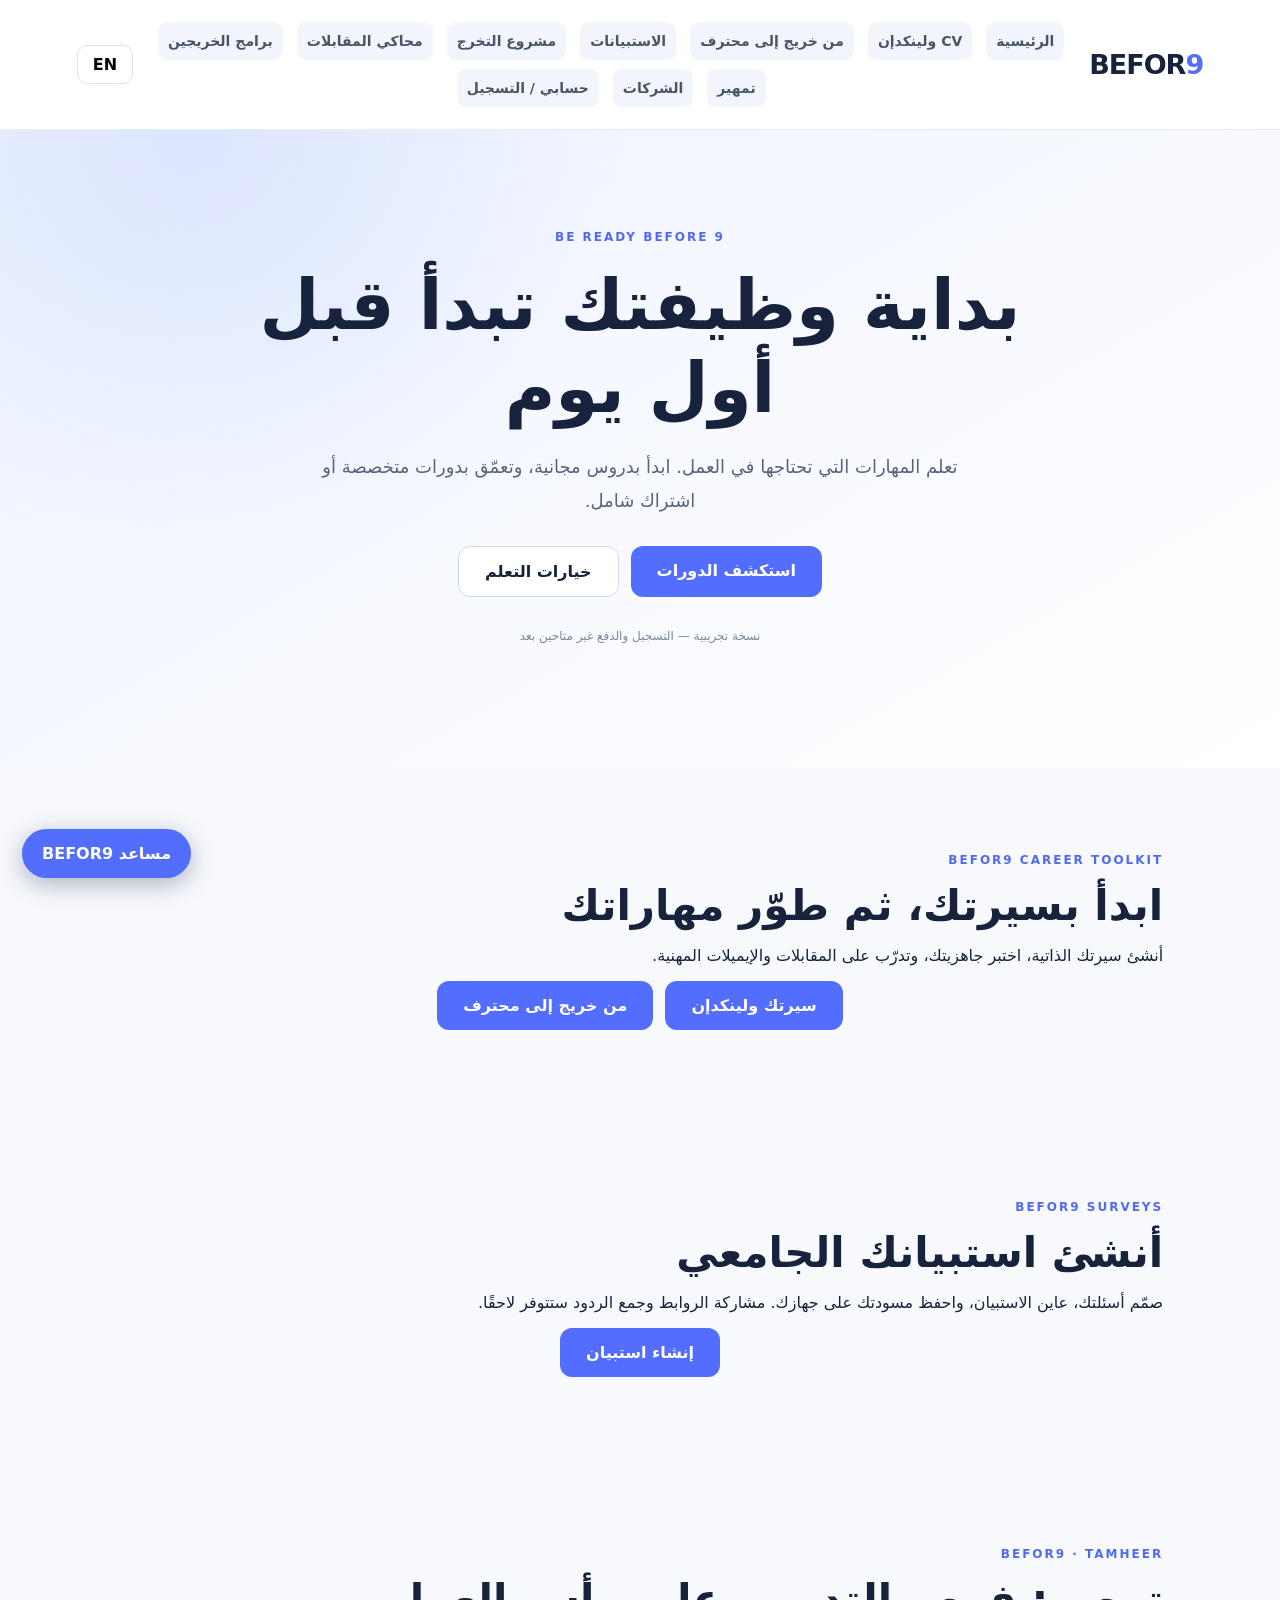
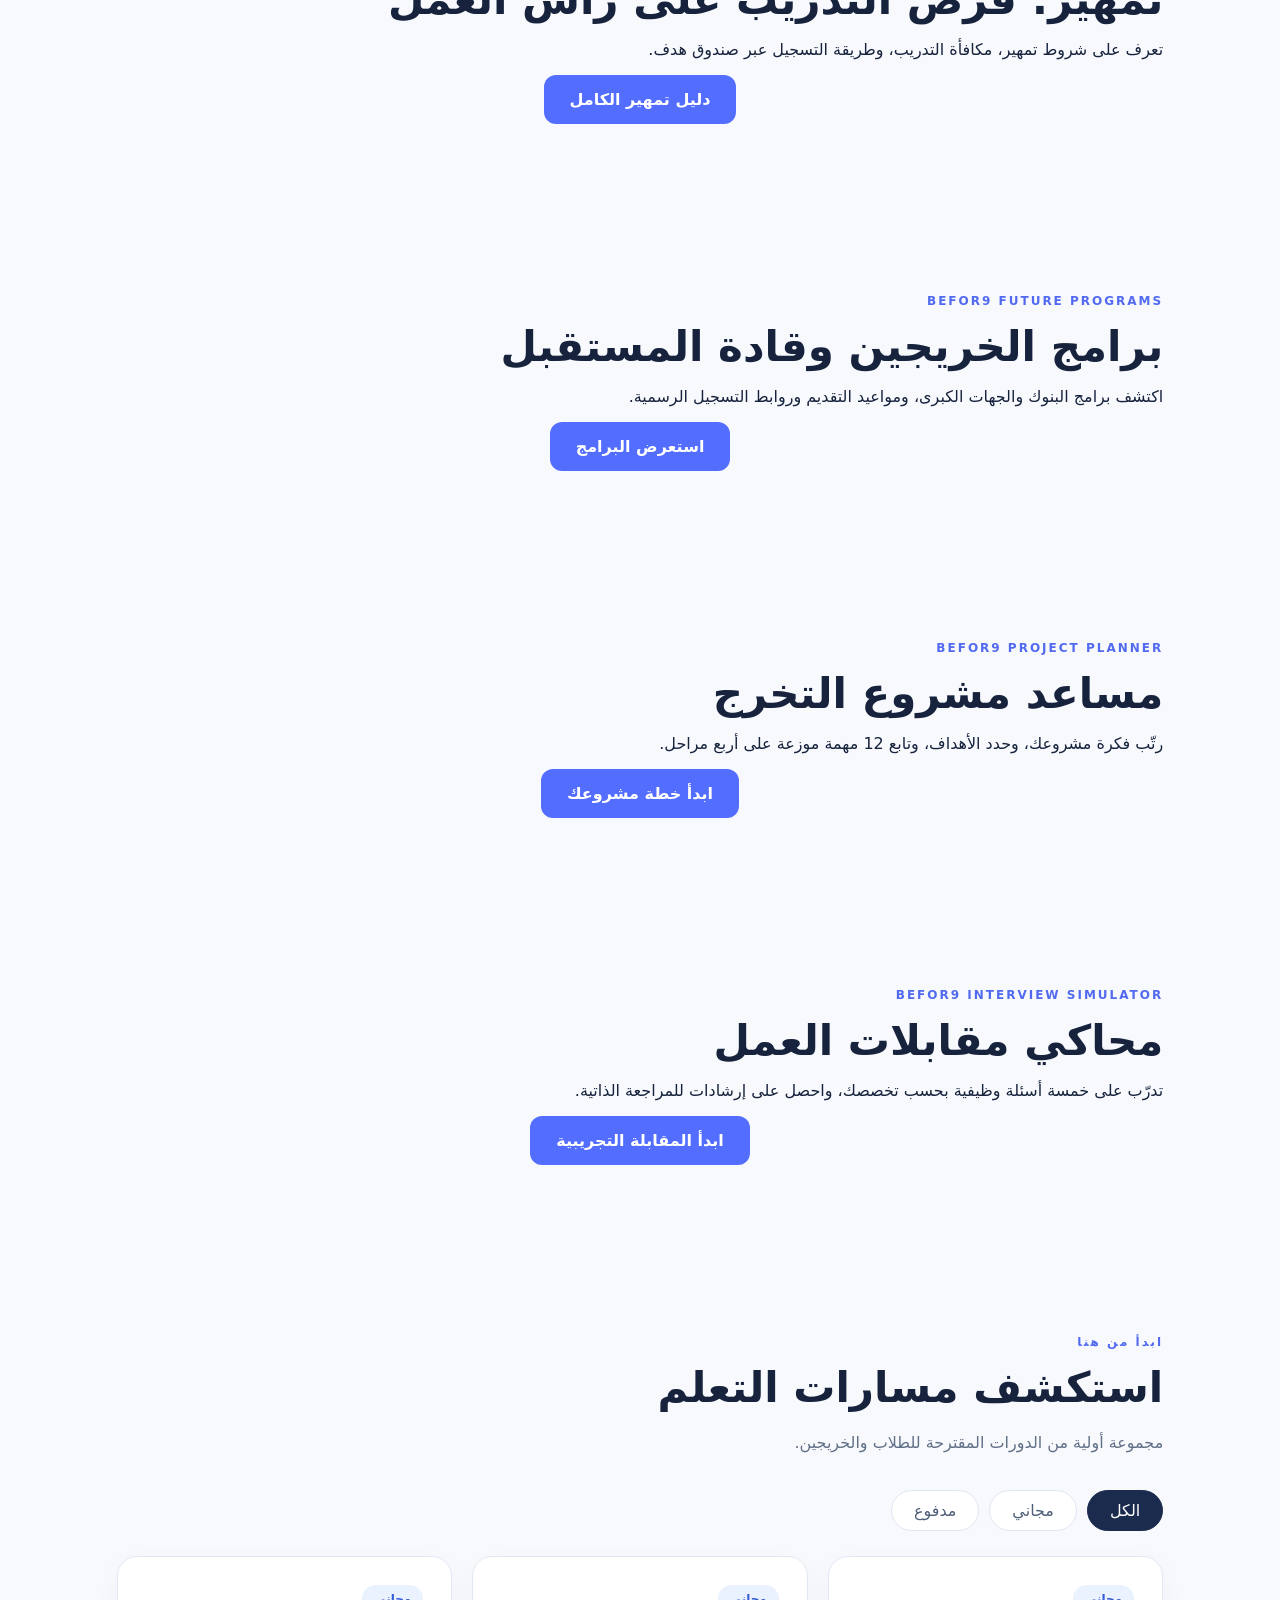
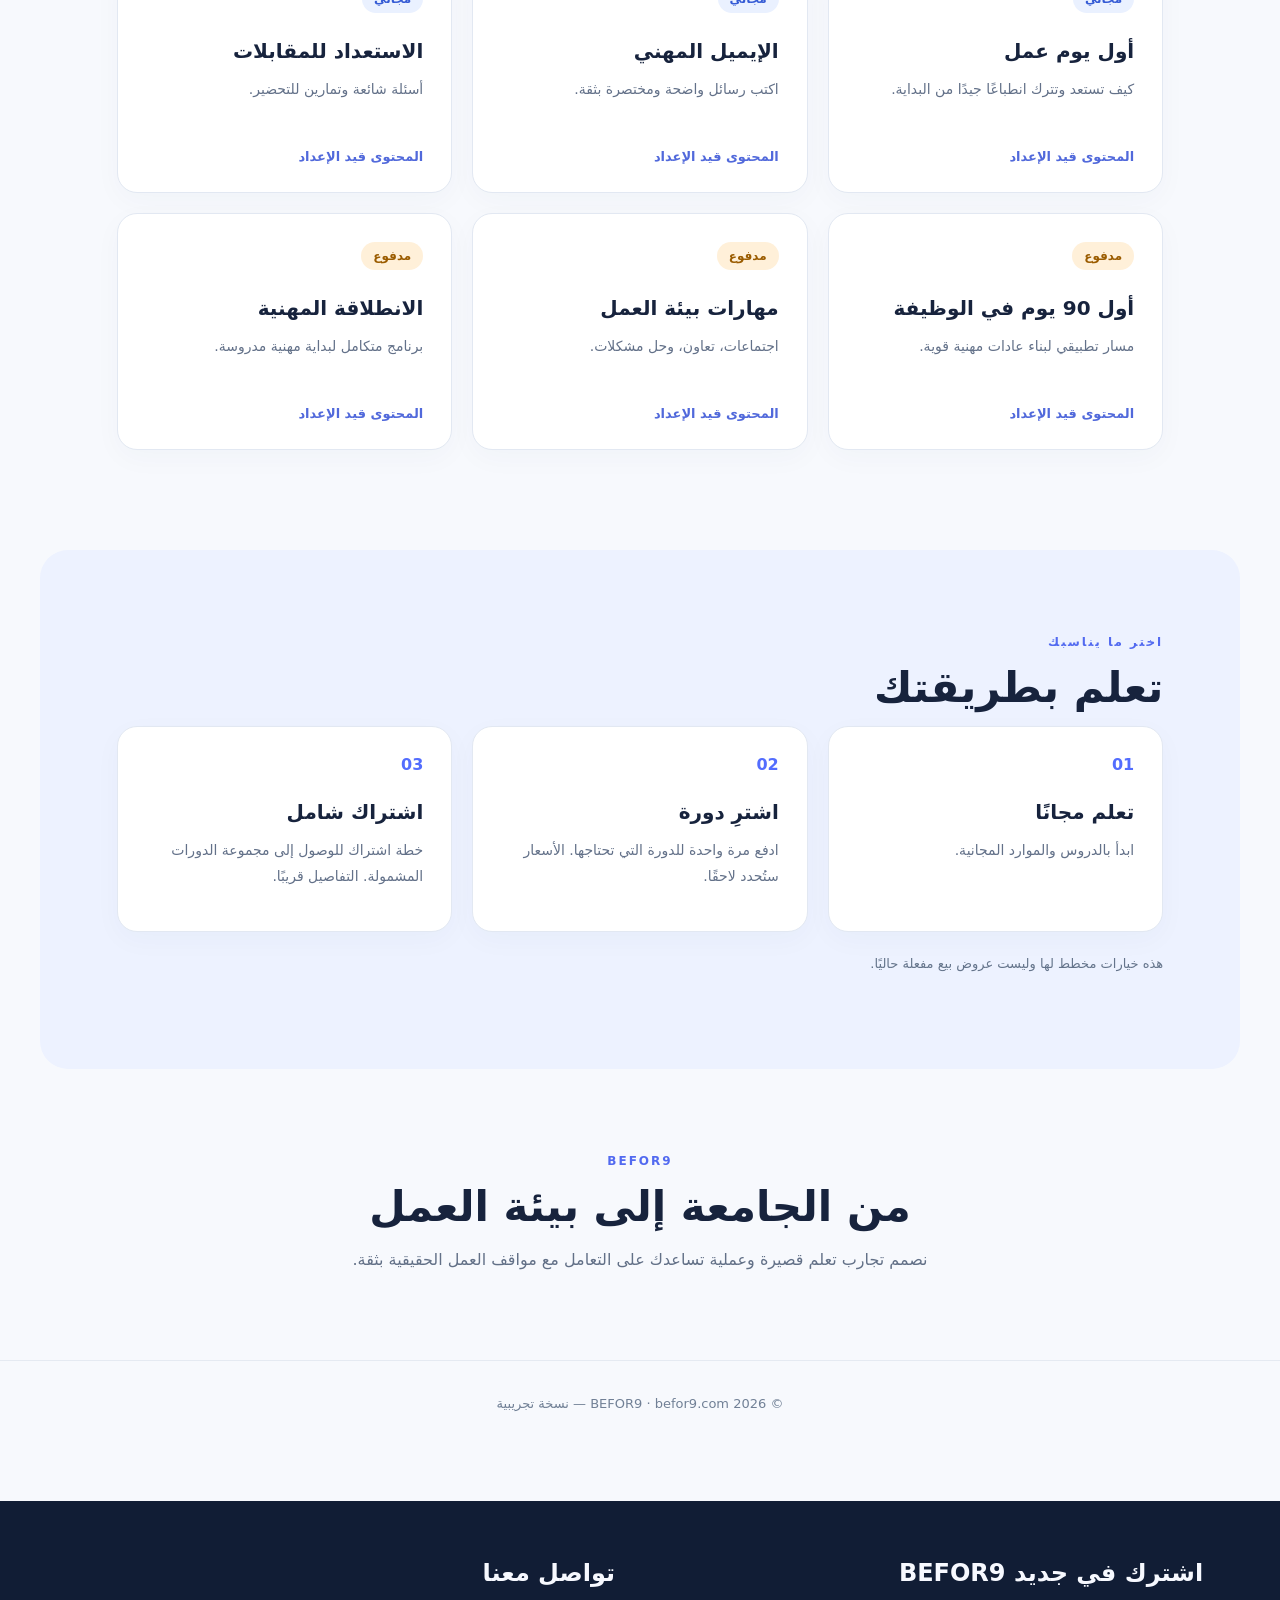
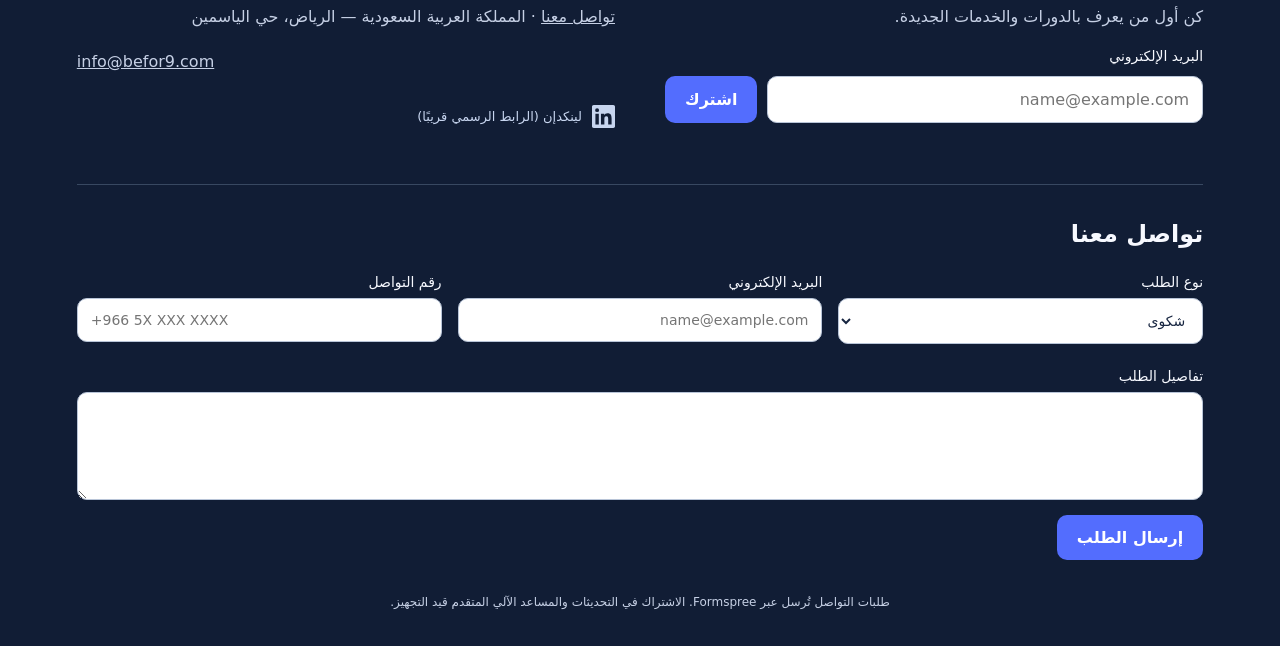
<file: index.html>
<!doctype html>
<html lang="ar" dir="rtl"><head><meta charset="utf-8"><meta name="viewport" content="width=device-width,initial-scale=1"><meta name="description" content="BEFOR9 — تعلّم مهارات العمل قبل أول يوم"><title>BEFOR9 — قبل أول يوم عمل</title><link rel="stylesheet" href="styles.css"></head><body>
<header class="site-header"><a class="brand" href="#home" aria-label="BEFOR9">BEFOR<span>9</span></a><nav aria-label="Main"><a href="index.html" data-ar="الرئيسية" data-en="Home">الرئيسية</a><a href="cv-linkedin.html" data-ar="CV ولينكدإن" data-en="CV & LinkedIn">CV ولينكدإن</a><a href="professional.html" data-ar="من خريج إلى محترف" data-en="Graduate to Professional">من خريج إلى محترف</a><a href="surveys.html" data-ar="الاستبيانات" data-en="Surveys">الاستبيانات</a><a href="graduation.html" data-ar="مشروع التخرج" data-en="Graduation Project">مشروع التخرج</a><a href="interview.html" data-ar="محاكي المقابلات" data-en="Interview Simulator">محاكي المقابلات</a><a href="programs.html" data-ar="برامج الخريجين" data-en="Graduate Programs">برامج الخريجين</a><a href="tamheer.html" data-ar="تمهير" data-en="Tamheer">تمهير</a><a href="corporate.html" data-ar="الشركات" data-en="Business">الشركات</a><a href="accounts.html" data-ar="حسابي / التسجيل" data-en="Account / Sign Up">حسابي / التسجيل</a></nav><button class="lang" id="language" aria-label="Switch language">EN</button></header>
<main id="home"><section class="hero"><div class="eyebrow">BE READY BEFORE 9</div><h1 data-ar="بداية وظيفتك تبدأ قبل أول يوم" data-en="Your career starts before day one">بداية وظيفتك تبدأ قبل أول يوم</h1><p data-ar="تعلم المهارات التي تحتاجها في العمل. ابدأ بدروس مجانية، وتعمّق بدورات متخصصة أو اشتراك شامل." data-en="Learn practical workplace skills. Start free, then go further with individual courses or an all-access membership.">تعلم المهارات التي تحتاجها في العمل. ابدأ بدروس مجانية، وتعمّق بدورات متخصصة أو اشتراك شامل.</p><div class="hero-actions"><a class="primary" href="#courses" data-ar="استكشف الدورات" data-en="Explore courses">استكشف الدورات</a><a class="secondary" href="#membership" data-ar="خيارات التعلم" data-en="Learning options">خيارات التعلم</a></div><p class="note" data-ar="نسخة تجريبية — التسجيل والدفع غير متاحين بعد" data-en="Preview version — registration and payments are not available yet">نسخة تجريبية — التسجيل والدفع غير متاحين بعد</p></section>
<section class="section" id="student-tools"><div class="eyebrow">BEFOR9 CAREER TOOLKIT</div><h2 data-ar="ابدأ بسيرتك، ثم طوّر مهاراتك" data-en="Build your CV, then develop your skills">ابدأ بسيرتك، ثم طوّر مهاراتك</h2><p data-ar="أنشئ سيرتك الذاتية، اختبر جاهزيتك، وتدرّب على المقابلات والإيميلات المهنية." data-en="Build your CV, assess your readiness, and practice interviews and professional emails.">أنشئ سيرتك الذاتية، اختبر جاهزيتك، وتدرّب على المقابلات والإيميلات المهنية.</p><div class="hero-actions"><a class="primary" href="cv-linkedin.html" data-ar="سيرتك ولينكدإن" data-en="CV & LinkedIn">سيرتك ولينكدإن</a> <a class="primary" href="professional.html" data-ar="من خريج إلى محترف" data-en="Graduate to Professional">من خريج إلى محترف</a></div></section><section class="section" id="surveys-feature"><div class="eyebrow">BEFOR9 SURVEYS</div><h2 data-ar="أنشئ استبيانك الجامعي" data-en="Build Your University Survey">أنشئ استبيانك الجامعي</h2><p data-ar="صمّم أسئلتك، عاين الاستبيان، واحفظ مسودتك على جهازك. مشاركة الروابط وجمع الردود ستتوفر لاحقًا." data-en="Design questions, preview your survey and save a draft on your device. Live sharing and response collection are coming later.">صمّم أسئلتك، عاين الاستبيان، واحفظ مسودتك على جهازك. مشاركة الروابط وجمع الردود ستتوفر لاحقًا.</p><div class="hero-actions"><a class="primary" href="surveys.html" data-ar="إنشاء استبيان" data-en="Create Survey">إنشاء استبيان</a></div></section><section class="section" id="tamheer-feature"><div class="eyebrow">BEFOR9 · TAMHEER</div><h2 data-ar="تمهير: فرص التدريب على رأس العمل" data-en="Tamheer: On-the-Job Training">تمهير: فرص التدريب على رأس العمل</h2><p data-ar="تعرف على شروط تمهير، مكافأة التدريب، وطريقة التسجيل عبر صندوق هدف." data-en="Learn Tamheer eligibility, stipend details and how to apply through HRDF.">تعرف على شروط تمهير، مكافأة التدريب، وطريقة التسجيل عبر صندوق هدف.</p><div class="hero-actions"><a class="primary" href="tamheer.html" data-ar="دليل تمهير الكامل" data-en="Complete Tamheer Guide">دليل تمهير الكامل</a></div></section><section class="section" id="programs-feature"><div class="eyebrow">BEFOR9 FUTURE PROGRAMS</div><h2 data-ar="برامج الخريجين وقادة المستقبل" data-en="Graduate & Future Leaders Programs">برامج الخريجين وقادة المستقبل</h2><p data-ar="اكتشف برامج البنوك والجهات الكبرى، ومواعيد التقديم وروابط التسجيل الرسمية." data-en="Find bank and major employer graduate programs, application dates and official links.">اكتشف برامج البنوك والجهات الكبرى، ومواعيد التقديم وروابط التسجيل الرسمية.</p><div class="hero-actions"><a class="primary" href="programs.html" data-ar="استعرض البرامج" data-en="Explore Programs">استعرض البرامج</a></div></section><section class="section" id="graduation-feature"><div class="eyebrow">BEFOR9 PROJECT PLANNER</div><h2 data-ar="مساعد مشروع التخرج" data-en="Graduation Project Assistant">مساعد مشروع التخرج</h2><p data-ar="رتّب فكرة مشروعك، وحدد الأهداف، وتابع 12 مهمة موزعة على أربع مراحل." data-en="Organize your project idea, set objectives and track 12 tasks across four phases.">رتّب فكرة مشروعك، وحدد الأهداف، وتابع 12 مهمة موزعة على أربع مراحل.</p><div class="hero-actions"><a class="primary" href="graduation.html" data-ar="ابدأ خطة مشروعك" data-en="Start Your Project Plan">ابدأ خطة مشروعك</a></div></section><section class="section" id="interview-feature"><div class="eyebrow">BEFOR9 INTERVIEW SIMULATOR</div><h2 data-ar="محاكي مقابلات العمل" data-en="Interview Simulator">محاكي مقابلات العمل</h2><p data-ar="تدرّب على خمسة أسئلة وظيفية بحسب تخصصك، واحصل على إرشادات للمراجعة الذاتية." data-en="Practice five interview questions for your field, with self-review guidance.">تدرّب على خمسة أسئلة وظيفية بحسب تخصصك، واحصل على إرشادات للمراجعة الذاتية.</p><div class="hero-actions"><a class="primary" href="interview.html" data-ar="ابدأ المقابلة التجريبية" data-en="Start Practice Interview">ابدأ المقابلة التجريبية</a></div></section><section class="section" id="courses"><div class="section-head"><div><div class="eyebrow" data-ar="ابدأ من هنا" data-en="START HERE">ابدأ من هنا</div><h2 data-ar="استكشف مسارات التعلم" data-en="Explore learning paths">استكشف مسارات التعلم</h2><p data-ar="مجموعة أولية من الدورات المقترحة للطلاب والخريجين." data-en="An initial selection of proposed courses for students and graduates.">مجموعة أولية من الدورات المقترحة للطلاب والخريجين.</p></div></div><div class="filters" role="group" aria-label="Course filters"><button class="filter active" data-filter="all" data-ar="الكل" data-en="All">الكل</button><button class="filter" data-filter="free" data-ar="مجاني" data-en="Free">مجاني</button><button class="filter" data-filter="paid" data-ar="مدفوع" data-en="Paid">مدفوع</button></div><div class="course-grid" id="course-grid" aria-live="polite"></div></section>
<section class="section membership" id="membership"><div class="eyebrow" data-ar="اختر ما يناسبك" data-en="CHOOSE YOUR WAY">اختر ما يناسبك</div><h2 data-ar="تعلم بطريقتك" data-en="Learn your way">تعلم بطريقتك</h2><div class="plans"><article class="plan"><span class="plan-icon">01</span><h3 data-ar="تعلم مجانًا" data-en="Learn for free">تعلم مجانًا</h3><p data-ar="ابدأ بالدروس والموارد المجانية." data-en="Start with free lessons and resources.">ابدأ بالدروس والموارد المجانية.</p></article><article class="plan"><span class="plan-icon">02</span><h3 data-ar="اشترِ دورة" data-en="Buy a course">اشترِ دورة</h3><p data-ar="ادفع مرة واحدة للدورة التي تحتاجها. الأسعار ستُحدد لاحقًا." data-en="Pay once for the course you need. Pricing is coming later.">ادفع مرة واحدة للدورة التي تحتاجها. الأسعار ستُحدد لاحقًا.</p></article><article class="plan"><span class="plan-icon">03</span><h3 data-ar="اشتراك شامل" data-en="All-access membership">اشتراك شامل</h3><p data-ar="خطة اشتراك للوصول إلى مجموعة الدورات المشمولة. التفاصيل قريبًا." data-en="A subscription for access to included courses. Details coming soon.">خطة اشتراك للوصول إلى مجموعة الدورات المشمولة. التفاصيل قريبًا.</p></article></div><p class="notice" data-ar="هذه خيارات مخطط لها وليست عروض بيع مفعلة حاليًا." data-en="These are planned options, not active offers for sale.">هذه خيارات مخطط لها وليست عروض بيع مفعلة حاليًا.</p></section>
<section class="section about" id="about"><div class="eyebrow">BEFOR9</div><h2 data-ar="من الجامعة إلى بيئة العمل" data-en="From campus to workplace">من الجامعة إلى بيئة العمل</h2><p data-ar="نصمم تجارب تعلم قصيرة وعملية تساعدك على التعامل مع مواقف العمل الحقيقية بثقة." data-en="We design short, practical learning experiences to help you navigate real workplace situations with confidence.">نصمم تجارب تعلم قصيرة وعملية تساعدك على التعامل مع مواقف العمل الحقيقية بثقة.</p></section></main><footer>© 2026 BEFOR9 · befor9.com <span data-ar="— نسخة تجريبية" data-en="— Preview">— نسخة تجريبية</span></footer><script src="script.js"></script><script src="support.js?v=20261015-2"></script><script src="language-sync.js?v=20261015-1"></script></body></html>
</file>
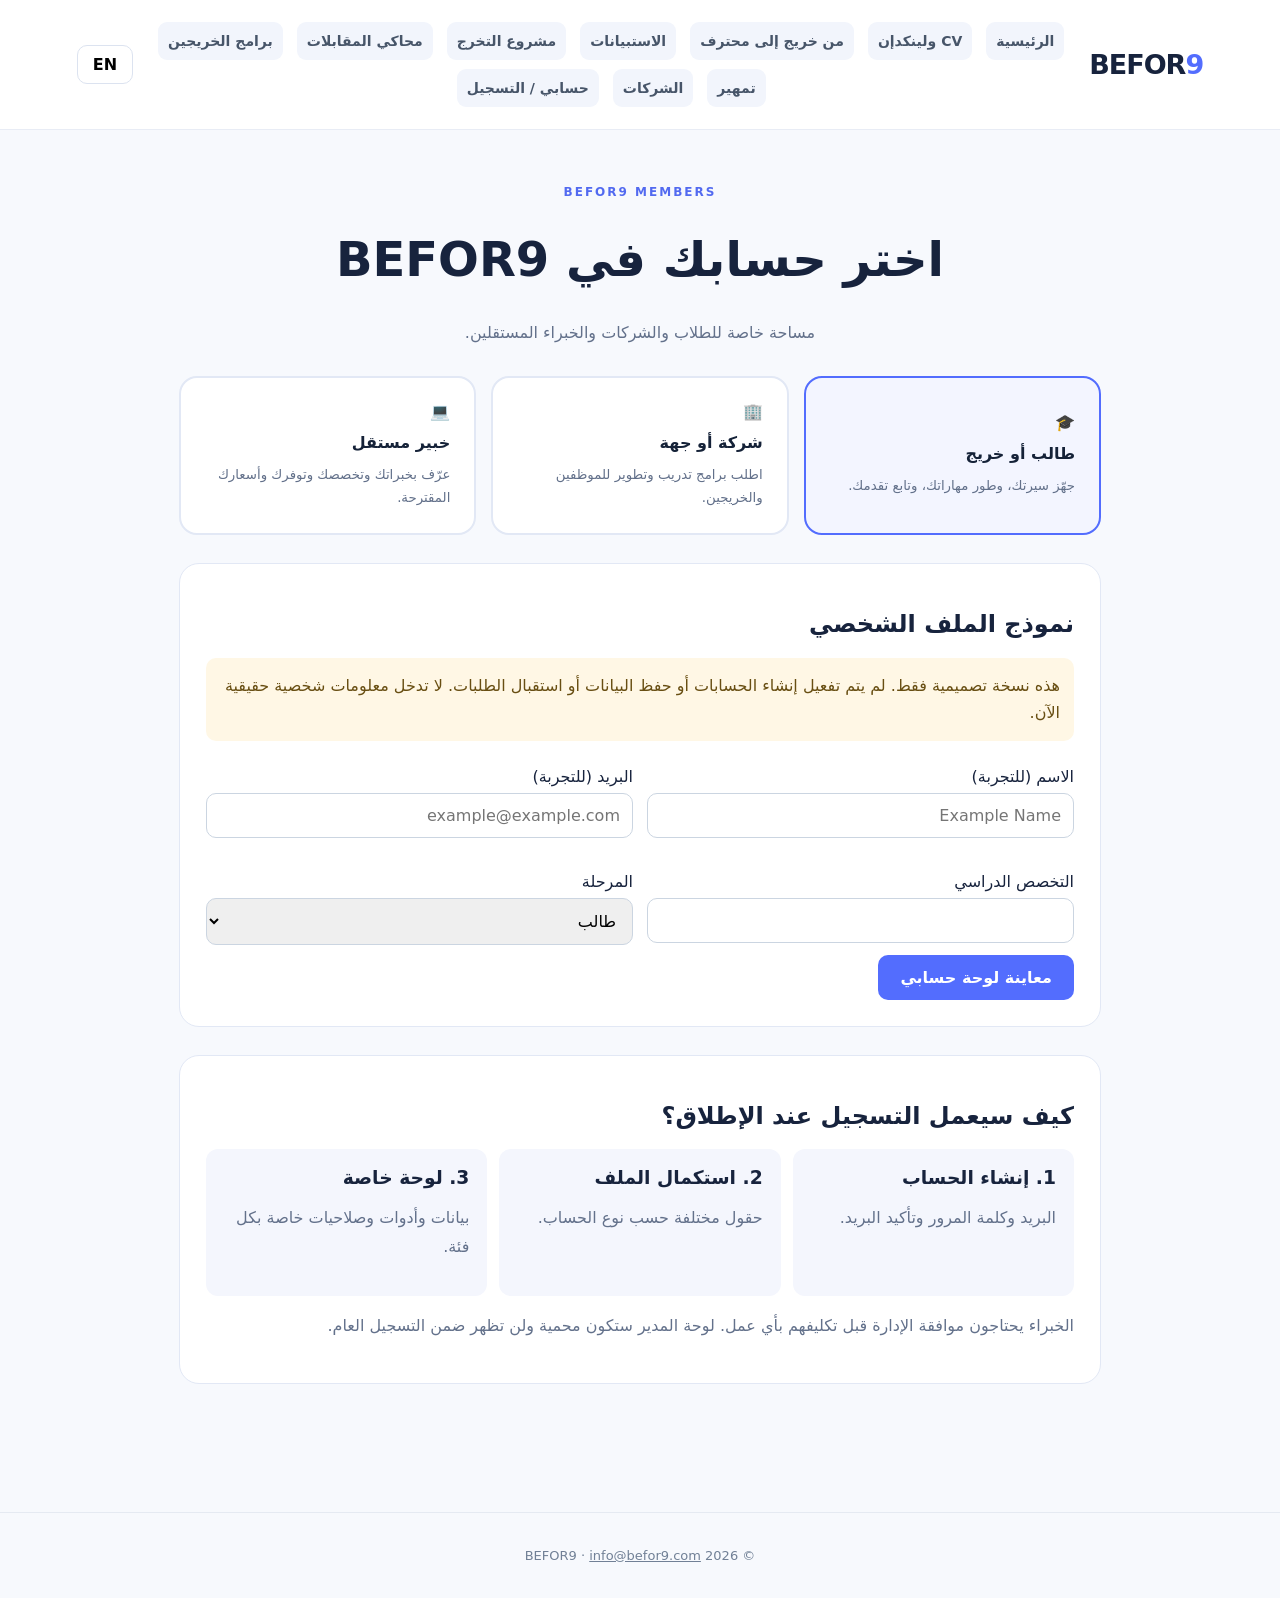
<file: accounts.html>
<!doctype html><html lang="ar" dir="rtl"><head><meta charset="utf-8"><meta name="viewport" content="width=device-width,initial-scale=1"><title>BEFOR9 | Accounts</title><link rel="stylesheet" href="styles.css"><style>
.ac-shell{max-width:1050px;margin:0 auto;padding:55px 5% 100px}.ac-title{text-align:center;margin-bottom:28px}.ac-title h1{font-size:clamp(30px,5vw,48px)}.ac-muted{color:#63718b;line-height:1.8}.ac-cards{display:grid;grid-template-columns:repeat(3,minmax(0,1fr));gap:15px}.ac-card{display:block;border:2px solid #e2e8f5;border-radius:18px;padding:24px;background:white;cursor:pointer;text-align:start;font:inherit;color:#152238}.ac-card[aria-pressed=true]{border-color:#536dfe;background:#f3f5ff}.ac-card strong{display:block;margin:12px 0}.ac-card small{color:#62708a;line-height:1.7;display:block}.ac-box{margin:28px 0;border:1px solid #e2e8f5;background:white;border-radius:20px;padding:26px}.ac-grid{display:grid;grid-template-columns:repeat(2,minmax(0,1fr));gap:14px}.ac-field{display:flex;flex-direction:column;gap:7px;margin:10px 0}.ac-field input,.ac-field select,.ac-field textarea{font:inherit;border:1px solid #cbd5e1;padding:12px;border-radius:10px;width:100%}.ac-field textarea{min-height:90px}.ac-primary{background:#536dfe;border:0;border-radius:10px;padding:13px 22px;color:white;font:inherit;font-weight:700;cursor:pointer}.ac-panel{background:#f5f7ff;border:1px solid #e1e6f6;border-radius:15px;padding:20px;margin-top:15px}.ac-panel[hidden],.ac-extra[hidden]{display:none}.ac-note{padding:14px;background:#fff7e5;border-radius:10px;color:#684e12;line-height:1.7}.ac-steps{display:grid;grid-template-columns:repeat(3,1fr);gap:12px}.ac-step{background:#f4f6fd;border-radius:12px;padding:18px}.ac-step h3{margin:0 0 8px}.ac-preview{margin-top:20px;padding:20px;border:1px dashed #bcc7df;border-radius:14px;background:#fafbff}.ac-preview h3{margin-top:0}@media(max-width:700px){.ac-cards,.ac-grid,.ac-steps{grid-template-columns:1fr}}</style></head><body><header class="site-header"><a class="brand" href="index.html">BEFOR<span>9</span></a><nav aria-label="Main"><a href="index.html" data-ar="الرئيسية" data-en="Home">الرئيسية</a><a href="cv-linkedin.html" data-ar="CV ولينكدإن" data-en="CV & LinkedIn">CV ولينكدإن</a><a href="professional.html" data-ar="من خريج إلى محترف" data-en="Graduate to Professional">من خريج إلى محترف</a><a href="surveys.html" data-ar="الاستبيانات" data-en="Surveys">الاستبيانات</a><a href="graduation.html" data-ar="مشروع التخرج" data-en="Graduation Project">مشروع التخرج</a><a href="interview.html" data-ar="محاكي المقابلات" data-en="Interview Simulator">محاكي المقابلات</a><a href="programs.html" data-ar="برامج الخريجين" data-en="Graduate Programs">برامج الخريجين</a><a href="tamheer.html" data-ar="تمهير" data-en="Tamheer">تمهير</a><a href="corporate.html" data-ar="الشركات" data-en="Business">الشركات</a><a href="accounts.html" data-ar="حسابي / التسجيل" data-en="Account / Sign Up">حسابي / التسجيل</a></nav><button class="lang" id="ac-lang" type="button">EN</button></header><main class="ac-shell"><div class="ac-title"><div class="eyebrow">BEFOR9 MEMBERS</div><h1 data-ar="اختر حسابك في BEFOR9" data-en="Choose your BEFOR9 account">اختر حسابك في BEFOR9</h1><p class="ac-muted" data-ar="مساحة خاصة للطلاب والشركات والخبراء المستقلين." data-en="Dedicated experiences for learners, businesses and freelance experts.">مساحة خاصة للطلاب والشركات والخبراء المستقلين.</p></div><div class="ac-cards" role="group" aria-label="Account type"><button class="ac-card" type="button" data-role="student" aria-pressed="true"><span>🎓</span><strong data-ar="طالب أو خريج" data-en="Student / Graduate">طالب أو خريج</strong><small data-ar="جهّز سيرتك، وطور مهاراتك، وتابع تقدمك." data-en="Build your CV, skills and career progress.">جهّز سيرتك، وطور مهاراتك، وتابع تقدمك.</small></button><button class="ac-card" type="button" data-role="business" aria-pressed="false"><span>🏢</span><strong data-ar="شركة أو جهة" data-en="Business / Organization">شركة أو جهة</strong><small data-ar="اطلب برامج تدريب وتطوير للموظفين والخريجين." data-en="Request training and graduate development programs.">اطلب برامج تدريب وتطوير للموظفين والخريجين.</small></button><button class="ac-card" type="button" data-role="expert" aria-pressed="false"><span>💻</span><strong data-ar="خبير مستقل" data-en="Freelance Expert">خبير مستقل</strong><small data-ar="عرّف بخبراتك وتخصصك وتوفرك وأسعارك المقترحة." data-en="Share your skills, availability and proposed rates.">عرّف بخبراتك وتخصصك وتوفرك وأسعارك المقترحة.</small></button></div><section class="ac-box"><h2 data-ar="نموذج الملف الشخصي" data-en="Profile Preview">نموذج الملف الشخصي</h2><p class="ac-note" data-ar="هذه نسخة تصميمية فقط. لم يتم تفعيل إنشاء الحسابات أو حفظ البيانات أو استقبال الطلبات. لا تدخل معلومات شخصية حقيقية الآن." data-en="Design preview only. Account creation, data storage and application submission are not enabled. Do not enter real personal information yet.">هذه نسخة تصميمية فقط. لم يتم تفعيل إنشاء الحسابات أو حفظ البيانات أو استقبال الطلبات. لا تدخل معلومات شخصية حقيقية الآن.</p><form id="ac-form" autocomplete="off"><div class="ac-grid"><label class="ac-field"><span data-ar="الاسم (للتجربة)" data-en="Name (demo)">الاسم (للتجربة)</span><input name="name" maxlength="80" placeholder="Example Name"></label><label class="ac-field"><span data-ar="البريد (للتجربة)" data-en="Email (demo)">البريد (للتجربة)</span><input type="email" name="email" placeholder="example@example.com"></label><label class="ac-field ac-extra" data-for="student"><span data-ar="التخصص الدراسي" data-en="Field of study">التخصص الدراسي</span><input name="major" maxlength="80"></label><label class="ac-field ac-extra" data-for="student"><span data-ar="المرحلة" data-en="Stage">المرحلة</span><select name="stage"><option value="student" data-ar="طالب" data-en="Student">طالب</option><option value="graduate" data-ar="خريج" data-en="Graduate">خريج</option></select></label><label class="ac-field ac-extra" data-for="business" hidden><span data-ar="اسم الجهة" data-en="Organization">اسم الجهة</span><input name="organization" maxlength="100"></label><label class="ac-field ac-extra" data-for="business" hidden><span data-ar="نوع الطلب" data-en="Request type">نوع الطلب</span><select name="service"><option data-ar="تدريب الموظفين" data-en="Employee training">تدريب الموظفين</option><option data-ar="تطوير الخريجين" data-en="Graduate development">تطوير الخريجين</option><option data-ar="تعاون مؤسسي" data-en="Partnership">تعاون مؤسسي</option></select></label><label class="ac-field ac-extra" data-for="expert" hidden><span data-ar="الدولة" data-en="Country">الدولة</span><input name="country" maxlength="70"></label><label class="ac-field ac-extra" data-for="expert" hidden><span data-ar="التخصص المهني" data-en="Professional specialty">التخصص المهني</span><input name="specialty" maxlength="100"></label><label class="ac-field ac-extra" data-for="expert" hidden><span data-ar="السعر المقترح للساعة (عملة يحددها الخبير لاحقًا)" data-en="Proposed hourly rate (currency to be set later)">السعر المقترح للساعة (عملة يحددها الخبير لاحقًا)</span><input type="number" name="rate" min="0" step="0.01"></label><label class="ac-field ac-extra" data-for="expert" hidden><span data-ar="التوفر الأسبوعي بالساعات" data-en="Weekly availability (hours)">التوفر الأسبوعي بالساعات</span><input type="number" name="hours" min="0" max="168"></label></div><button type="button" class="ac-primary" id="ac-preview" data-ar="معاينة لوحة حسابي" data-en="Preview My Dashboard">معاينة لوحة حسابي</button></form><div id="ac-result" class="ac-preview" hidden aria-live="polite"></div></section><section class="ac-box"><h2 data-ar="كيف سيعمل التسجيل عند الإطلاق؟" data-en="How sign-up will work at launch">كيف سيعمل التسجيل عند الإطلاق؟</h2><div class="ac-steps"><div class="ac-step"><h3 data-ar="1. إنشاء الحساب" data-en="1. Create account">1. إنشاء الحساب</h3><p class="ac-muted" data-ar="البريد وكلمة المرور وتأكيد البريد." data-en="Email, password and verification.">البريد وكلمة المرور وتأكيد البريد.</p></div><div class="ac-step"><h3 data-ar="2. استكمال الملف" data-en="2. Complete profile">2. استكمال الملف</h3><p class="ac-muted" data-ar="حقول مختلفة حسب نوع الحساب." data-en="Fields tailored to the account type.">حقول مختلفة حسب نوع الحساب.</p></div><div class="ac-step"><h3 data-ar="3. لوحة خاصة" data-en="3. Dedicated dashboard">3. لوحة خاصة</h3><p class="ac-muted" data-ar="بيانات وأدوات وصلاحيات خاصة بكل فئة." data-en="Tools and access tailored to each role.">بيانات وأدوات وصلاحيات خاصة بكل فئة.</p></div></div><p class="ac-muted" data-ar="الخبراء يحتاجون موافقة الإدارة قبل تكليفهم بأي عمل. لوحة المدير ستكون محمية ولن تظهر ضمن التسجيل العام." data-en="Experts will require admin approval before assignments. The admin dashboard will be protected and not publicly registrable.">الخبراء يحتاجون موافقة الإدارة قبل تكليفهم بأي عمل. لوحة المدير ستكون محمية ولن تظهر ضمن التسجيل العام.</p></section></main><footer>© 2026 BEFOR9 · <a href="mailto:info@befor9.com">info@befor9.com</a></footer><script src="accounts.js?v=1"></script><script src="language-sync.js?v=20261015-1"></script></body></html>
</file>
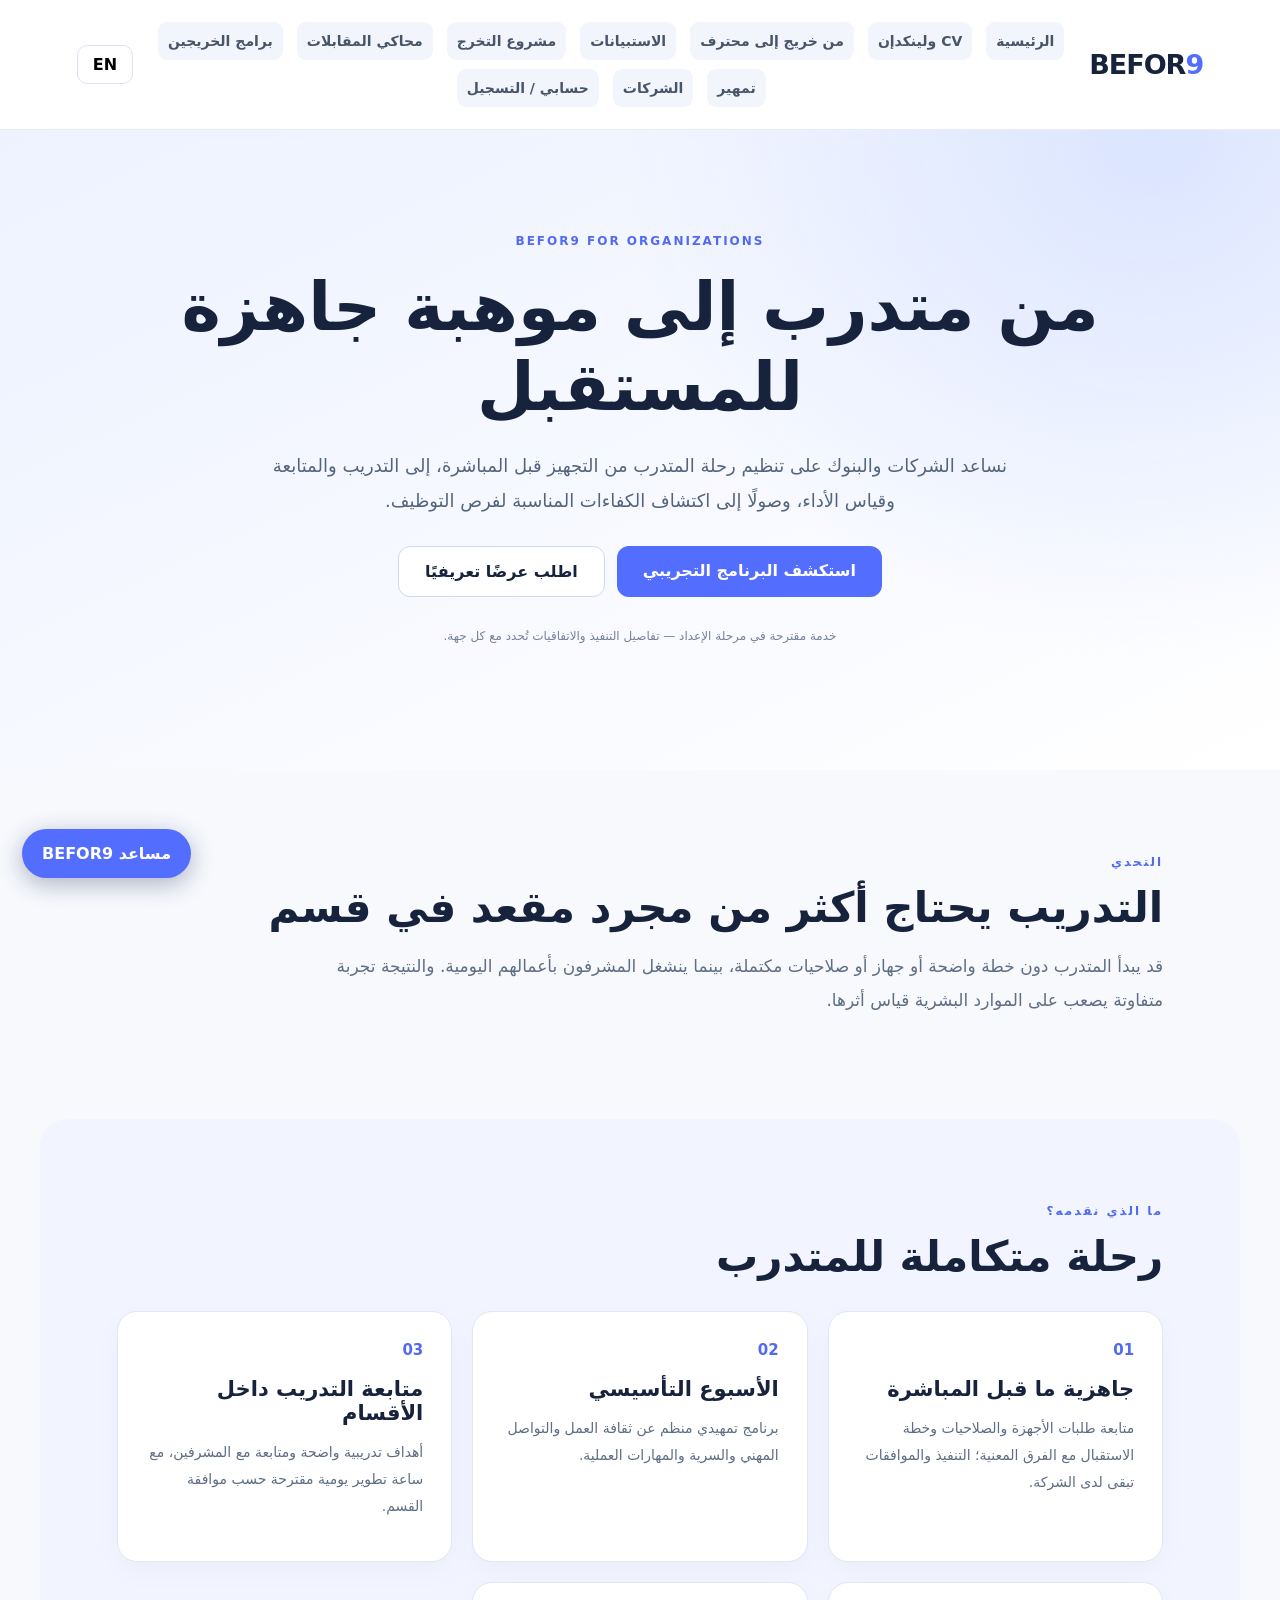
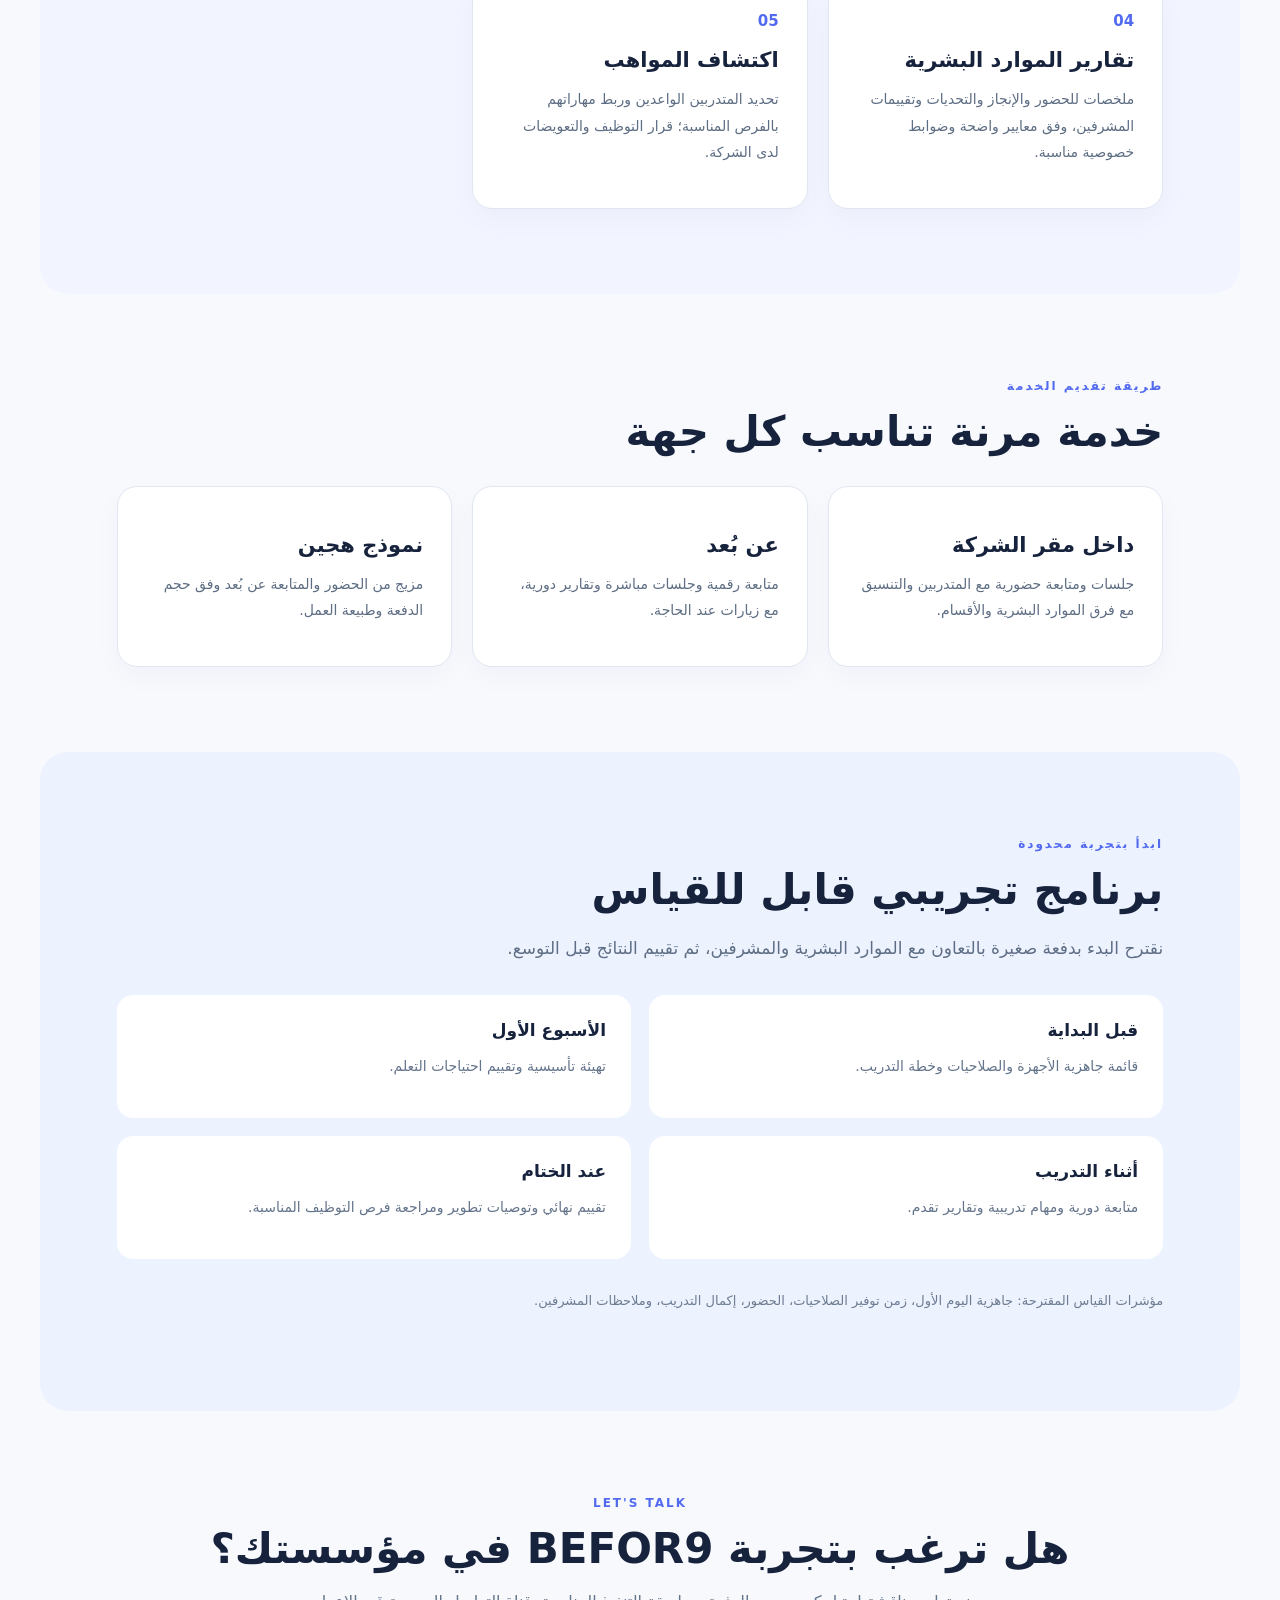
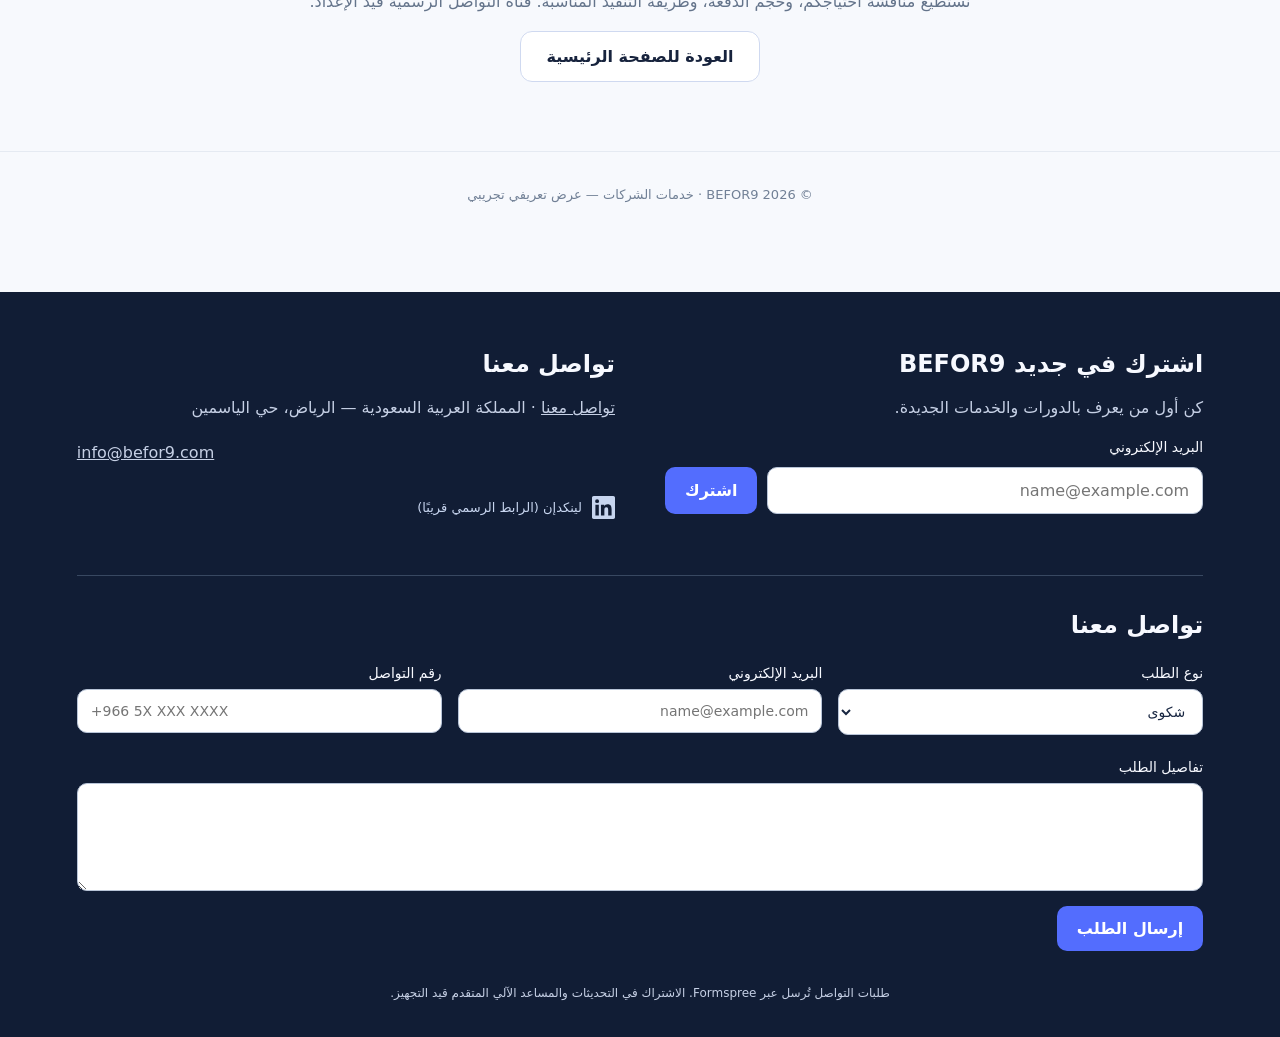
<file: corporate.html>
<!doctype html>
<html lang="ar" dir="rtl">
<head>
<meta charset="utf-8"><meta name="viewport" content="width=device-width,initial-scale=1">
<meta name="description" content="BEFOR9 — حلول إدارة وتطوير المتدربين للشركات والبنوك، من الجاهزية قبل المباشرة إلى اكتشاف المواهب.">
<title>BEFOR9 for Business | برامج المتدربين للشركات</title>
<link rel="stylesheet" href="styles.css"><link rel="stylesheet" href="corporate.css">
</head>
<body>
<header class="site-header">
<a class="brand" href="index.html">BEFOR<span>9</span></a>
<nav aria-label="Main"><a href="index.html" data-ar="الرئيسية" data-en="Home">الرئيسية</a><a href="cv-linkedin.html" data-ar="CV ولينكدإن" data-en="CV & LinkedIn">CV ولينكدإن</a><a href="professional.html" data-ar="من خريج إلى محترف" data-en="Graduate to Professional">من خريج إلى محترف</a><a href="surveys.html" data-ar="الاستبيانات" data-en="Surveys">الاستبيانات</a><a href="graduation.html" data-ar="مشروع التخرج" data-en="Graduation Project">مشروع التخرج</a><a href="interview.html" data-ar="محاكي المقابلات" data-en="Interview Simulator">محاكي المقابلات</a><a href="programs.html" data-ar="برامج الخريجين" data-en="Graduate Programs">برامج الخريجين</a><a href="tamheer.html" data-ar="تمهير" data-en="Tamheer">تمهير</a><a href="corporate.html" data-ar="الشركات" data-en="Business">الشركات</a><a href="accounts.html" data-ar="حسابي / التسجيل" data-en="Account / Sign Up">حسابي / التسجيل</a></nav>
<button class="lang" id="language" aria-label="Switch language">EN</button>
</header>
<main>
<section class="corp-hero">
<div class="eyebrow">BEFOR9 FOR ORGANIZATIONS</div>
<h1 data-ar="من متدرب إلى موهبة جاهزة للمستقبل" data-en="From intern to future-ready talent">من متدرب إلى موهبة جاهزة للمستقبل</h1>
<p data-ar="نساعد الشركات والبنوك على تنظيم رحلة المتدرب من التجهيز قبل المباشرة، إلى التدريب والمتابعة وقياس الأداء، وصولًا إلى اكتشاف الكفاءات المناسبة لفرص التوظيف." data-en="We help companies and banks manage the intern journey: preboarding readiness, structured learning, progress monitoring and identifying potential graduate talent.">نساعد الشركات والبنوك على تنظيم رحلة المتدرب من التجهيز قبل المباشرة، إلى التدريب والمتابعة وقياس الأداء، وصولًا إلى اكتشاف الكفاءات المناسبة لفرص التوظيف.</p>
<div class="hero-actions"><a class="primary" href="#pilot" data-ar="استكشف البرنامج التجريبي" data-en="Explore the Pilot">استكشف البرنامج التجريبي</a><a class="secondary" href="#contact" data-ar="اطلب عرضًا تعريفيًا" data-en="Request an Introduction">اطلب عرضًا تعريفيًا</a></div>
<p class="corp-disclaimer" data-ar="خدمة مقترحة في مرحلة الإعداد — تفاصيل التنفيذ والاتفاقيات تُحدد مع كل جهة." data-en="Proposed service in development — implementation and terms are agreed with each organization.">خدمة مقترحة في مرحلة الإعداد — تفاصيل التنفيذ والاتفاقيات تُحدد مع كل جهة.</p>
</section>
<section class="section" id="challenge"><div class="eyebrow" data-ar="التحدي" data-en="THE CHALLENGE">التحدي</div><h2 data-ar="التدريب يحتاج أكثر من مجرد مقعد في قسم" data-en="An internship needs more than a desk in a department">التدريب يحتاج أكثر من مجرد مقعد في قسم</h2><p class="corp-lead" data-ar="قد يبدأ المتدرب دون خطة واضحة أو جهاز أو صلاحيات مكتملة، بينما ينشغل المشرفون بأعمالهم اليومية. والنتيجة تجربة متفاوتة يصعب على الموارد البشرية قياس أثرها." data-en="Interns may start without a clear plan, a device or completed access requests, while supervisors balance daily workloads. HR can be left with inconsistent experiences and limited evidence of progress.">قد يبدأ المتدرب دون خطة واضحة أو جهاز أو صلاحيات مكتملة، بينما ينشغل المشرفون بأعمالهم اليومية. والنتيجة تجربة متفاوتة يصعب على الموارد البشرية قياس أثرها.</p></section>
<section class="section corp-services" id="services"><div class="eyebrow" data-ar="ما الذي نقدمه؟" data-en="WHAT WE OFFER">ما الذي نقدمه؟</div><h2 data-ar="رحلة متكاملة للمتدرب" data-en="A structured intern journey">رحلة متكاملة للمتدرب</h2>
<div class="corp-grid">
<article class="corp-card"><span>01</span><h3 data-ar="جاهزية ما قبل المباشرة" data-en="Preboarding Readiness">جاهزية ما قبل المباشرة</h3><p data-ar="متابعة طلبات الأجهزة والصلاحيات وخطة الاستقبال مع الفرق المعنية؛ التنفيذ والموافقات تبقى لدى الشركة." data-en="Track equipment, access requests and arrival plans with the relevant teams; approvals and provisioning remain with the employer.">متابعة طلبات الأجهزة والصلاحيات وخطة الاستقبال مع الفرق المعنية؛ التنفيذ والموافقات تبقى لدى الشركة.</p></article>
<article class="corp-card"><span>02</span><h3 data-ar="الأسبوع التأسيسي" data-en="Foundation Week">الأسبوع التأسيسي</h3><p data-ar="برنامج تمهيدي منظم عن ثقافة العمل والتواصل المهني والسرية والمهارات العملية." data-en="A structured introduction to workplace culture, communication, confidentiality and practical skills.">برنامج تمهيدي منظم عن ثقافة العمل والتواصل المهني والسرية والمهارات العملية.</p></article>
<article class="corp-card"><span>03</span><h3 data-ar="متابعة التدريب داخل الأقسام" data-en="Department Support">متابعة التدريب داخل الأقسام</h3><p data-ar="أهداف تدريبية واضحة ومتابعة مع المشرفين، مع ساعة تطوير يومية مقترحة حسب موافقة القسم." data-en="Clear learning goals and supervisor check-ins, with a proposed daily development hour subject to department approval.">أهداف تدريبية واضحة ومتابعة مع المشرفين، مع ساعة تطوير يومية مقترحة حسب موافقة القسم.</p></article>
<article class="corp-card"><span>04</span><h3 data-ar="تقارير الموارد البشرية" data-en="HR Reporting">تقارير الموارد البشرية</h3><p data-ar="ملخصات للحضور والإنجاز والتحديات وتقييمات المشرفين، وفق معايير واضحة وضوابط خصوصية مناسبة." data-en="Summaries of attendance, progress, blockers and supervisor feedback using transparent criteria and appropriate privacy controls.">ملخصات للحضور والإنجاز والتحديات وتقييمات المشرفين، وفق معايير واضحة وضوابط خصوصية مناسبة.</p></article>
<article class="corp-card"><span>05</span><h3 data-ar="اكتشاف المواهب" data-en="Talent Discovery">اكتشاف المواهب</h3><p data-ar="تحديد المتدربين الواعدين وربط مهاراتهم بالفرص المناسبة؛ قرار التوظيف والتعويضات لدى الشركة." data-en="Identify promising graduates and match skills to suitable opportunities; hiring and compensation decisions remain with the employer.">تحديد المتدربين الواعدين وربط مهاراتهم بالفرص المناسبة؛ قرار التوظيف والتعويضات لدى الشركة.</p></article>
</div></section>
<section class="section delivery"><div class="eyebrow" data-ar="طريقة تقديم الخدمة" data-en="DELIVERY MODELS">طريقة تقديم الخدمة</div><h2 data-ar="خدمة مرنة تناسب كل جهة" data-en="Flexible delivery for every organization">خدمة مرنة تناسب كل جهة</h2><div class="corp-grid delivery-grid">
<article class="corp-card"><h3 data-ar="داخل مقر الشركة" data-en="On-site">داخل مقر الشركة</h3><p data-ar="جلسات ومتابعة حضورية مع المتدربين والتنسيق مع فرق الموارد البشرية والأقسام." data-en="In-person sessions and intern support coordinated with HR and departments.">جلسات ومتابعة حضورية مع المتدربين والتنسيق مع فرق الموارد البشرية والأقسام.</p></article>
<article class="corp-card"><h3 data-ar="عن بُعد" data-en="Remote">عن بُعد</h3><p data-ar="متابعة رقمية وجلسات مباشرة وتقارير دورية، مع زيارات عند الحاجة." data-en="Digital follow-ups, live sessions and regular reporting, with visits when needed.">متابعة رقمية وجلسات مباشرة وتقارير دورية، مع زيارات عند الحاجة.</p></article>
<article class="corp-card"><h3 data-ar="نموذج هجين" data-en="Hybrid">نموذج هجين</h3><p data-ar="مزيج من الحضور والمتابعة عن بُعد وفق حجم الدفعة وطبيعة العمل." data-en="A combination of on-site and remote delivery based on cohort size and operating needs.">مزيج من الحضور والمتابعة عن بُعد وفق حجم الدفعة وطبيعة العمل.</p></article>
</div></section>
<section class="section pilot" id="pilot"><div class="eyebrow" data-ar="ابدأ بتجربة محدودة" data-en="START WITH A PILOT">ابدأ بتجربة محدودة</div><h2 data-ar="برنامج تجريبي قابل للقياس" data-en="A measurable pilot program">برنامج تجريبي قابل للقياس</h2><p class="corp-lead" data-ar="نقترح البدء بدفعة صغيرة بالتعاون مع الموارد البشرية والمشرفين، ثم تقييم النتائج قبل التوسع." data-en="Start with a small cohort in collaboration with HR and supervisors, then evaluate results before scaling.">نقترح البدء بدفعة صغيرة بالتعاون مع الموارد البشرية والمشرفين، ثم تقييم النتائج قبل التوسع.</p>
<div class="pilot-steps"><div><strong data-ar="قبل البداية" data-en="Before Day One">قبل البداية</strong><p data-ar="قائمة جاهزية الأجهزة والصلاحيات وخطة التدريب." data-en="Equipment, access and training readiness checklist.">قائمة جاهزية الأجهزة والصلاحيات وخطة التدريب.</p></div><div><strong data-ar="الأسبوع الأول" data-en="Week One">الأسبوع الأول</strong><p data-ar="تهيئة تأسيسية وتقييم احتياجات التعلم." data-en="Foundation sessions and learning needs assessment.">تهيئة تأسيسية وتقييم احتياجات التعلم.</p></div><div><strong data-ar="أثناء التدريب" data-en="During Placement">أثناء التدريب</strong><p data-ar="متابعة دورية ومهام تدريبية وتقارير تقدم." data-en="Regular check-ins, learning activities and progress reporting.">متابعة دورية ومهام تدريبية وتقارير تقدم.</p></div><div><strong data-ar="عند الختام" data-en="At Completion">عند الختام</strong><p data-ar="تقييم نهائي وتوصيات تطوير ومراجعة فرص التوظيف المناسبة." data-en="Final evaluation, development recommendations and suitable hiring opportunities review.">تقييم نهائي وتوصيات تطوير ومراجعة فرص التوظيف المناسبة.</p></div></div>
<p class="corp-disclaimer" data-ar="مؤشرات القياس المقترحة: جاهزية اليوم الأول، زمن توفير الصلاحيات، الحضور، إكمال التدريب، وملاحظات المشرفين." data-en="Suggested measures: day-one readiness, access lead time, attendance, learning completion and supervisor feedback.">مؤشرات القياس المقترحة: جاهزية اليوم الأول، زمن توفير الصلاحيات، الحضور، إكمال التدريب، وملاحظات المشرفين.</p></section>
<section class="section corp-contact" id="contact"><div class="eyebrow">LET'S TALK</div><h2 data-ar="هل ترغب بتجربة BEFOR9 في مؤسستك؟" data-en="Interested in piloting BEFOR9?">هل ترغب بتجربة BEFOR9 في مؤسستك؟</h2><p data-ar="نستطيع مناقشة احتياجكم، وحجم الدفعة، وطريقة التنفيذ المناسبة. يمكنك التواصل معنا عبر البريد الرسمي info@befor9.com أو نموذج التواصل أسفل الصفحة." data-en="We can discuss your needs, cohort size and suitable delivery model. Contact us at info@befor9.com or through the form below.">نستطيع مناقشة احتياجكم، وحجم الدفعة، وطريقة التنفيذ المناسبة. قناة التواصل الرسمية قيد الإعداد.</p><a class="secondary" href="index.html" data-ar="العودة للصفحة الرئيسية" data-en="Back to home">العودة للصفحة الرئيسية</a></section>
</main><footer>© 2026 BEFOR9 · <span data-ar="خدمات الشركات — عرض تعريفي تجريبي" data-en="Corporate Services — Preview">خدمات الشركات — عرض تعريفي تجريبي</span></footer>
<script src="corporate.js"></script>
<script src="support.js?v=20261015-2"></script><script src="language-sync.js?v=20261015-1"></script></body></html>
</file>
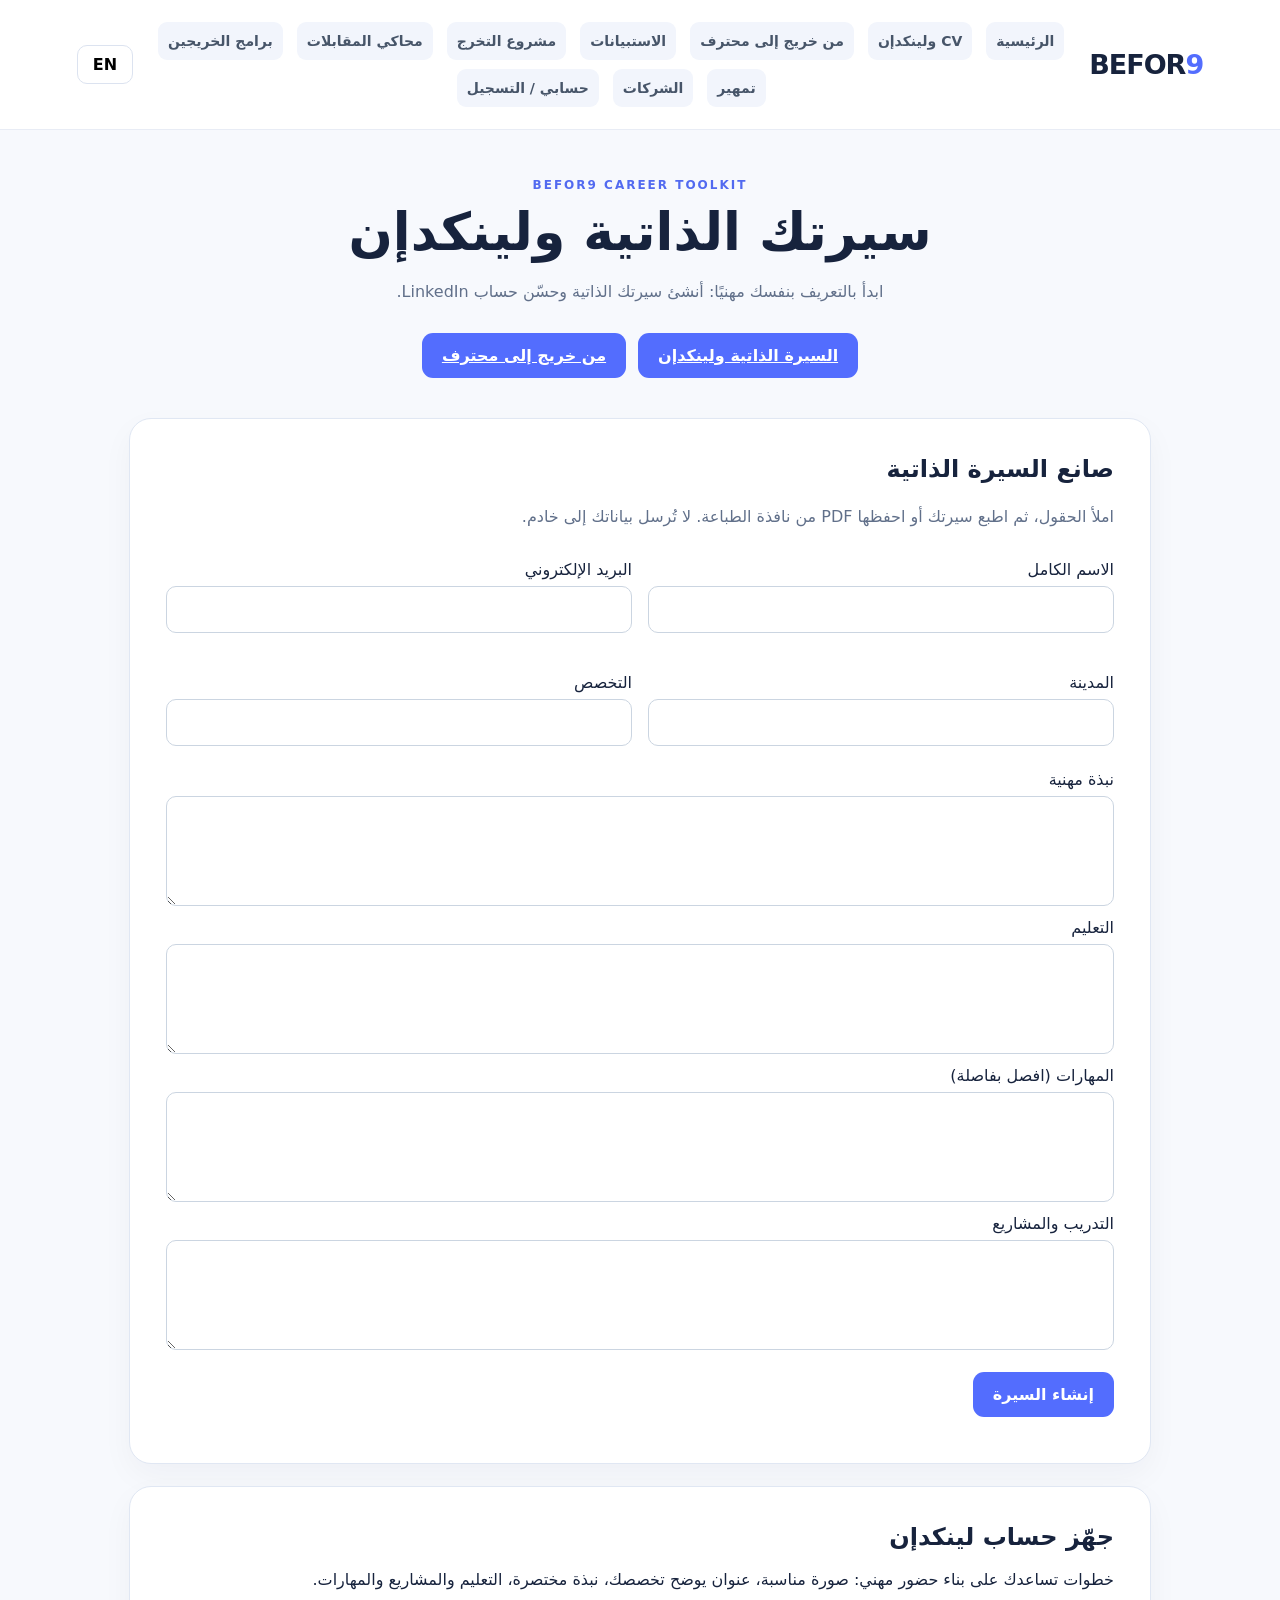
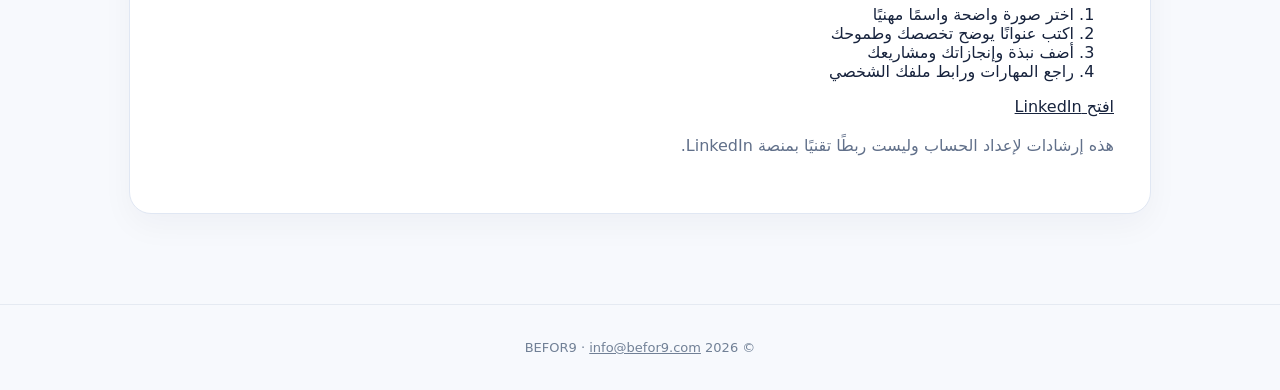
<file: cv-linkedin.html>
<!doctype html><html lang="ar" dir="rtl"><head><meta charset="utf-8"><meta name="viewport" content="width=device-width,initial-scale=1"><title>BEFOR9 | CV & LinkedIn</title><link rel="stylesheet" href="styles.css"><style>
.tool-wrap{max-width:1150px;margin:auto;padding:48px 5% 90px}.tool-head{text-align:center;margin-bottom:30px}.tool-head h1{font-size:clamp(30px,5vw,52px);margin:10px}.tool-tabs{display:flex;flex-wrap:wrap;gap:10px;justify-content:center;margin:30px 0}.tool-tabs button{background:#fff;border:1px solid #d9e2f4;padding:12px 17px;border-radius:12px;color:#263655;font-weight:700}.tool-tabs button[aria-selected=true]{background:#536dfe;color:#fff}.tool-panel{background:white;border:1px solid #e0e7f3;border-radius:22px;padding:clamp(18px,4vw,36px);box-shadow:0 12px 32px #17233d0a}.tool-panel[hidden]{display:none}.tool-panel h2{margin-top:0}.tool-grid{display:grid;grid-template-columns:repeat(2,minmax(0,1fr));gap:16px}.tool-field{display:flex;flex-direction:column;gap:7px;margin:12px 0}.tool-field input,.tool-field textarea,.tool-field select{width:100%;padding:13px;border:1px solid #cbd5e1;border-radius:10px;font:inherit}.tool-field textarea{min-height:110px}.tool-action{border:0;background:#536dfe;color:white;padding:13px 20px;border-radius:11px;font:inherit;font-weight:700;cursor:pointer;margin:10px 0}.tool-output{margin-top:20px;padding:20px;border:1px solid #d9e2f4;border-radius:14px;background:#f8faff;white-space:pre-wrap;line-height:1.9}.tool-muted{color:#61708a;line-height:1.8}.tool-questions label{display:block;margin:12px 0;padding:12px;background:#f6f8fd;border-radius:10px}.tool-questions select{display:block;margin-top:8px;padding:10px;width:100%;border-radius:8px;border:1px solid #cbd5e1}.tool-days{display:grid;grid-template-columns:repeat(3,1fr);gap:15px}.tool-day{padding:20px;border-radius:14px;background:#f3f6ff;line-height:1.8}.tool-day h3{margin-top:0}.tool-cv{background:#fff;border:1px solid #d5ddec;padding:24px;border-radius:10px;white-space:pre-wrap;line-height:1.7;overflow-wrap:anywhere}@media(max-width:700px){.tool-grid,.tool-days{grid-template-columns:1fr}.tool-tabs button{flex:1 1 42%}}@media print{header,.tool-head,.tool-tabs,.tool-panel>h2,.tool-panel>p,.tool-panel form,.tool-action,footer,.bf-support,.bf-chat,.bf-chat-toggle{display:none!important}.tool-panel{display:none!important;border:0;box-shadow:none}.tool-panel#cv{display:block!important}.tool-cv{border:0;padding:0}.tool-wrap{padding:0}}
[data-track="cv"] .tool-panel[id]:not(#cv){display:none!important}</style></head><body><header class="site-header"><a class="brand" href="index.html">BEFOR<span>9</span></a><nav aria-label="Main"><a href="index.html" data-ar="الرئيسية" data-en="Home">الرئيسية</a><a href="cv-linkedin.html" data-ar="CV ولينكدإن" data-en="CV & LinkedIn">CV ولينكدإن</a><a href="professional.html" data-ar="من خريج إلى محترف" data-en="Graduate to Professional">من خريج إلى محترف</a><a href="surveys.html" data-ar="الاستبيانات" data-en="Surveys">الاستبيانات</a><a href="graduation.html" data-ar="مشروع التخرج" data-en="Graduation Project">مشروع التخرج</a><a href="interview.html" data-ar="محاكي المقابلات" data-en="Interview Simulator">محاكي المقابلات</a><a href="programs.html" data-ar="برامج الخريجين" data-en="Graduate Programs">برامج الخريجين</a><a href="tamheer.html" data-ar="تمهير" data-en="Tamheer">تمهير</a><a href="corporate.html" data-ar="الشركات" data-en="Business">الشركات</a><a href="accounts.html" data-ar="حسابي / التسجيل" data-en="Account / Sign Up">حسابي / التسجيل</a></nav><button class="lang" id="tool-lang" type="button">EN</button></header><main class="tool-wrap" data-track="cv"><div class="tool-head"><div class="eyebrow">BEFOR9 CAREER TOOLKIT</div><h1 data-ar="سيرتك الذاتية ولينكدإن" data-en="Your CV & LinkedIn">سيرتك الذاتية ولينكدإن</h1><p class="tool-muted" data-ar="ابدأ بالتعريف بنفسك مهنيًا: أنشئ سيرتك الذاتية وحسّن حساب LinkedIn." data-en="Build your professional first impression: create a CV and improve your LinkedIn profile.">ابدأ بالتعريف بنفسك مهنيًا: أنشئ سيرتك الذاتية وحسّن حساب LinkedIn.</p><div style="margin:14px auto 24px;max-width:740px;display:flex;justify-content:center;gap:12px;flex-wrap:wrap"><a class="tool-action" href="cv-linkedin.html" data-ar="السيرة الذاتية ولينكدإن" data-en="CV & LinkedIn">السيرة الذاتية ولينكدإن</a><a class="tool-action" href="professional.html" data-ar="من خريج إلى محترف" data-en="Graduate to Professional">من خريج إلى محترف</a></div></div><div class="tool-tabs" style="display:none" role="tablist" aria-label="Career tools"><button type="button" data-tab="cv" aria-selected="true" data-ar="السيرة الذاتية" data-en="CV Builder">السيرة الذاتية</button><button type="button" data-tab="readiness" aria-selected="false" data-ar="الجاهزية الوظيفية" data-en="Readiness Quiz">الجاهزية الوظيفية</button><button type="button" data-tab="emails" aria-selected="false" data-ar="إيميلات مهنية" data-en="Email Templates">إيميلات مهنية</button><button type="button" data-tab="days" aria-selected="false" data-ar="أول 90 يوم" data-en="First 90 Days">أول 90 يوم</button><button type="button" data-tab="interview" aria-selected="false" data-ar="تدريب المقابلات" data-en="Interview Practice">تدريب المقابلات</button></div>
<section class="tool-panel" id="cv"><h2 data-ar="صانع السيرة الذاتية" data-en="CV Builder">صانع السيرة الذاتية</h2><p class="tool-muted" data-ar="املأ الحقول، ثم اطبع سيرتك أو احفظها PDF من نافذة الطباعة. لا تُرسل بياناتك إلى خادم." data-en="Fill the fields, then print or save as PDF. Your details are not sent to a server.">املأ الحقول، ثم اطبع سيرتك أو احفظها PDF من نافذة الطباعة. لا تُرسل بياناتك إلى خادم.</p><form id="cv-form"><div class="tool-grid"><label class="tool-field"><span data-ar="الاسم الكامل" data-en="Full name">الاسم الكامل</span><input name="name" required maxlength="100"></label><label class="tool-field"><span data-ar="البريد الإلكتروني" data-en="Email">البريد الإلكتروني</span><input type="email" name="email" required></label><label class="tool-field"><span data-ar="المدينة" data-en="City">المدينة</span><input name="city" maxlength="80"></label><label class="tool-field"><span data-ar="التخصص" data-en="Major">التخصص</span><input name="major" maxlength="100"></label></div><label class="tool-field"><span data-ar="نبذة مهنية" data-en="Professional summary">نبذة مهنية</span><textarea name="summary" maxlength="600"></textarea></label><label class="tool-field"><span data-ar="التعليم" data-en="Education">التعليم</span><textarea name="education" maxlength="700"></textarea></label><label class="tool-field"><span data-ar="المهارات (افصل بفاصلة)" data-en="Skills (comma separated)">المهارات (افصل بفاصلة)</span><textarea name="skills" maxlength="500"></textarea></label><label class="tool-field"><span data-ar="التدريب والمشاريع" data-en="Internships and projects">التدريب والمشاريع</span><textarea name="projects" maxlength="800"></textarea></label><button class="tool-action" type="submit" data-ar="إنشاء السيرة" data-en="Generate CV">إنشاء السيرة</button></form><div id="cv-result" class="tool-cv" aria-live="polite" hidden></div><button id="cv-print" class="tool-action" type="button" hidden data-ar="طباعة / حفظ PDF" data-en="Print / Save PDF">طباعة / حفظ PDF</button></section>
<section class="tool-panel" id="readiness" hidden><h2 data-ar="اختبار الجاهزية الوظيفية" data-en="Career Readiness Quiz">اختبار الجاهزية الوظيفية</h2><p class="tool-muted" data-ar="قيّم نفسك بصدق من 1 إلى 5. هذا تقييم إرشادي وليس اختبار توظيف معتمدًا." data-en="Rate yourself from 1 to 5. This is a guidance tool, not a validated hiring assessment.">قيّم نفسك بصدق من 1 إلى 5. هذا تقييم إرشادي وليس اختبار توظيف معتمدًا.</p><form id="quiz-form"><div id="quiz-questions" class="tool-questions"></div><button class="tool-action" type="submit" data-ar="اعرض نتيجتي" data-en="Show my result">اعرض نتيجتي</button></form><div id="quiz-result" class="tool-output" aria-live="polite" hidden></div></section>
<section class="tool-panel" id="emails" hidden><h2 data-ar="مكتبة الإيميلات المهنية" data-en="Professional Email Library">مكتبة الإيميلات المهنية</h2><label class="tool-field"><span data-ar="اختر الموقف" data-en="Choose a scenario">اختر الموقف</span><select id="email-type"></select></label><div class="tool-output" id="email-result"></div><button class="tool-action" id="email-copy" type="button" data-ar="نسخ النموذج" data-en="Copy template">نسخ النموذج</button><p class="tool-muted" data-ar="عدّل البيانات بين الأقواس قبل الإرسال." data-en="Replace bracketed placeholders before sending.">عدّل البيانات بين الأقواس قبل الإرسال.</p></section>
<section class="tool-panel" id="days" hidden><h2 data-ar="دليل أول 90 يوم في العمل" data-en="Your First 90 Days">دليل أول 90 يوم في العمل</h2><div class="tool-days" id="days-content"></div><p class="tool-muted" data-ar="احتفظ بخطتك وراجع تقدمك أسبوعيًا. المهام أمثلة قابلة للتعديل حسب طبيعة وظيفتك." data-en="Review your progress weekly. Adapt these suggested tasks to your role.">احتفظ بخطتك وراجع تقدمك أسبوعيًا. المهام أمثلة you can adapt to your role.</p></section>
<section class="tool-panel" id="interview" hidden><h2 data-ar="محاكي المقابلات" data-en="Interview Practice">محاكي المقابلات</h2><p class="tool-muted" data-ar="تدرّب على سؤال، اكتب إجابتك، ثم قارنها بنقاط إرشادية. لا يوجد تقييم ذكاء اصطناعي حاليًا." data-en="Practice a question, write your answer, then compare it with coaching tips. No AI grading is provided yet.">تدرّب على سؤال، اكتب إجابتك، ثم قارنها بنقاط إرشادية. لا يوجد تقييم ذكاء اصطناعي حاليًا.</p><button class="tool-action" id="next-question" type="button" data-ar="سؤال جديد" data-en="Next question">سؤال جديد</button><h3 id="interview-question"></h3><label class="tool-field"><span data-ar="إجابتك التدريبية" data-en="Your practice answer">إجابتك التدريبية</span><textarea id="interview-answer" maxlength="2000"></textarea></label><button class="tool-action" id="show-tips" type="button" data-ar="اعرض إرشادات الإجابة" data-en="Show answer guidance">اعرض إرشادات الإجابة</button><div class="tool-output" id="interview-tips" hidden></div></section>
<section class="tool-panel" style="margin-top:22px"><h2 data-ar="جهّز حساب لينكدإن" data-en="Set up your LinkedIn profile">جهّز حساب لينكدإن</h2><p data-ar="خطوات تساعدك على بناء حضور مهني: صورة مناسبة، عنوان يوضح تخصصك، نبذة مختصرة، التعليم والمشاريع والمهارات." data-en="Build a professional presence: suitable photo, a headline explaining your focus, a short About section, education, projects and skills.">خطوات تساعدك على بناء حضور مهني: صورة مناسبة، عنوان يوضح تخصصك، نبذة مختصرة، التعليم والمشاريع والمهارات.</p><ol><li data-ar="اختر صورة واضحة واسمًا مهنيًا" data-en="Use a clear photo and professional name">اختر صورة واضحة واسمًا مهنيًا</li><li data-ar="اكتب عنوانًا يوضح تخصصك وطموحك" data-en="Write a headline that reflects your focus">اكتب عنوانًا يوضح تخصصك وطموحك</li><li data-ar="أضف نبذة وإنجازاتك ومشاريعك" data-en="Add a summary, achievements, and projects">أضف نبذة وإنجازاتك ومشاريعك</li><li data-ar="راجع المهارات ورابط ملفك الشخصي" data-en="Review your skills and profile URL">راجع المهارات ورابط ملفك الشخصي</li></ol><a href="https://www.linkedin.com/" target="_blank" rel="noopener noreferrer" data-ar="افتح LinkedIn" data-en="Open LinkedIn">افتح LinkedIn</a><p class="tool-muted" data-ar="هذه إرشادات لإعداد الحساب وليست ربطًا تقنيًا بمنصة LinkedIn." data-en="Guidance only; BEFOR9 is not connected to LinkedIn.">هذه إرشادات لإعداد الحساب وليست ربطًا تقنيًا بمنصة LinkedIn.</p></section></main><footer>© 2026 BEFOR9 · <a href="mailto:info@befor9.com">info@befor9.com</a></footer><script src="toolkit.js?v=1"></script><script src="language-sync.js?v=20261015-1"></script></body></html>
</file>
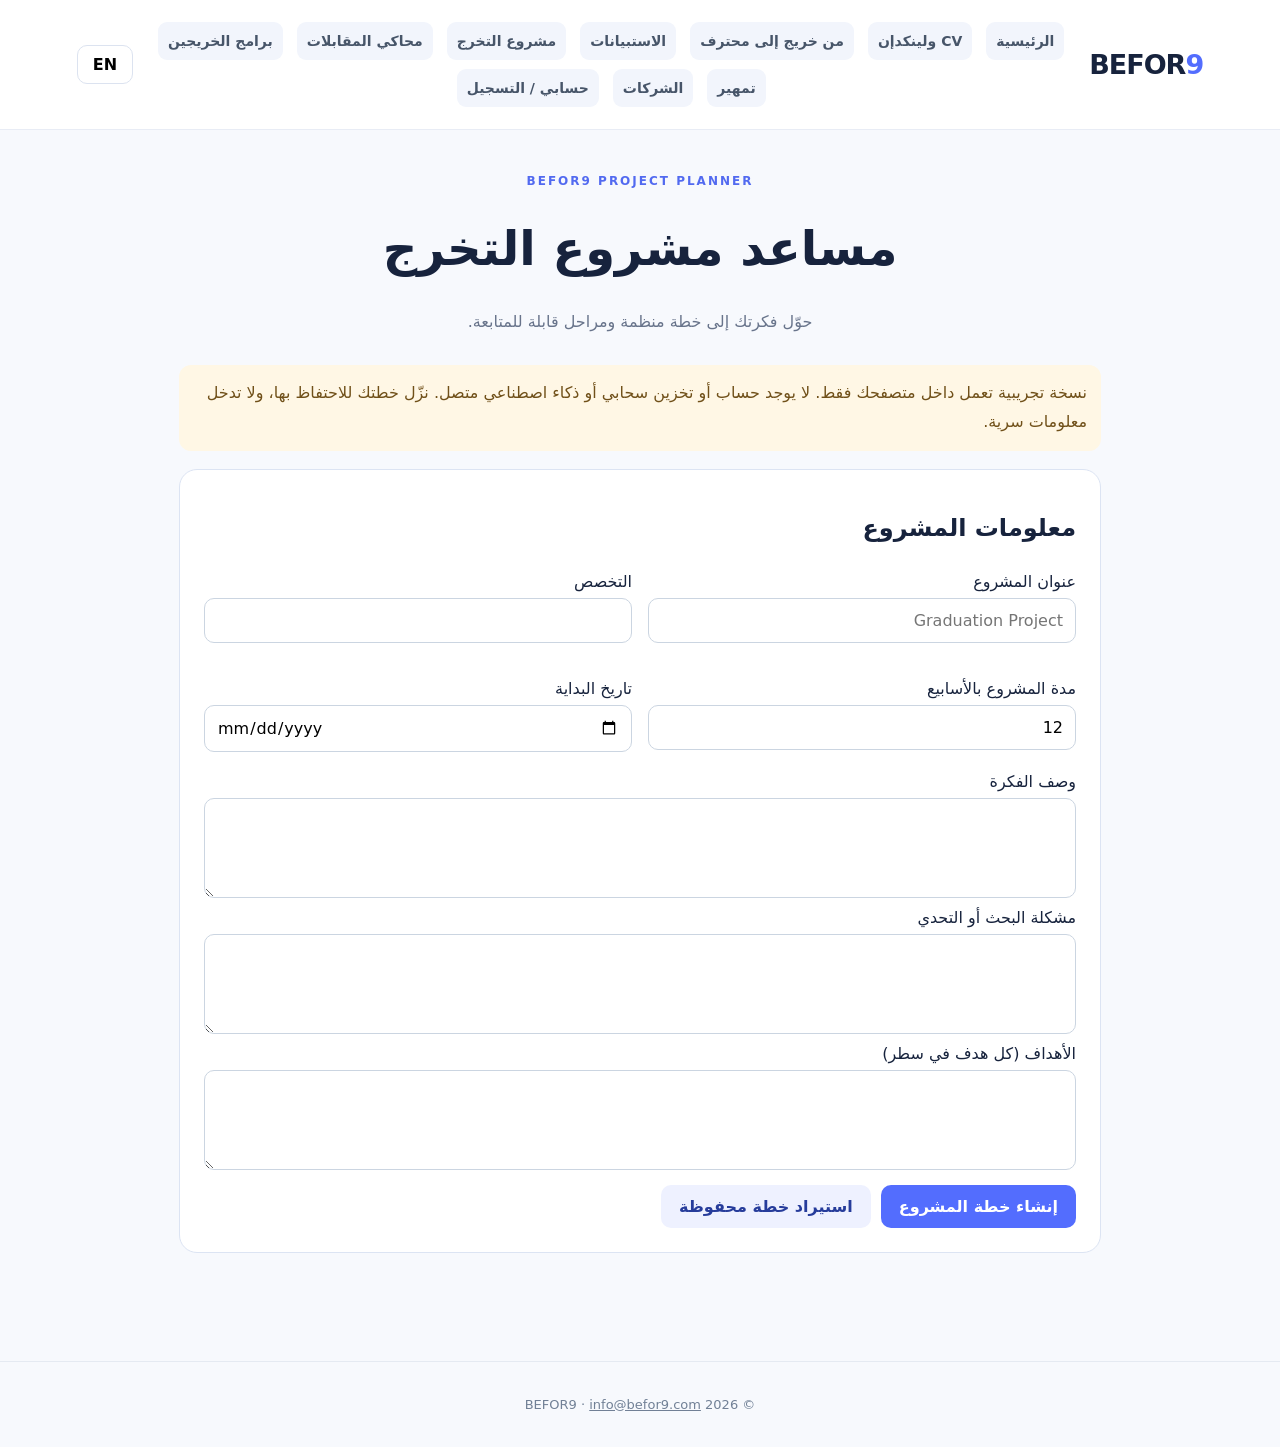
<file: graduation.html>
<!doctype html><html lang="ar" dir="rtl"><head><meta charset="utf-8"><meta name="viewport" content="width=device-width,initial-scale=1"><title>BEFOR9 | Graduation Project Planner</title><link rel="stylesheet" href="styles.css"><style>.gp{max-width:1050px;margin:auto;padding:44px 5% 90px}.gp h1{font-size:clamp(30px,5vw,48px)}.gp-head{text-align:center;margin-bottom:28px}.gp-box{background:white;border:1px solid #dce4f3;border-radius:18px;padding:24px;margin:18px 0}.gp-grid{display:grid;grid-template-columns:1fr 1fr;gap:16px}.gp-field{display:flex;flex-direction:column;gap:7px;margin:10px 0}.gp-field input,.gp-field select,.gp-field textarea{width:100%;font:inherit;border:1px solid #cbd5e1;border-radius:10px;padding:12px}.gp-field textarea{min-height:100px}.gp-btn{background:#536dfe;color:#fff;border:0;border-radius:10px;padding:12px 18px;font:inherit;font-weight:700;cursor:pointer}.gp-btn.alt{background:#eef1ff;color:#263c9b}.gp-actions{display:flex;flex-wrap:wrap;gap:10px;margin-top:15px}.gp-note{padding:14px;background:#fff7e5;color:#705019;border-radius:12px;line-height:1.8}.gp-muted{color:#68748b;line-height:1.8}.gp-phase{border:1px solid #e1e7f4;background:#f8faff;border-radius:12px;padding:16px;margin:12px 0}.gp-phase h3{margin:0 0 10px}.gp-task{display:flex;align-items:flex-start;gap:10px;margin:9px 0}.gp-task input{margin-top:6px}.gp-progress{height:12px;background:#e8ecf6;border-radius:99px;overflow:hidden}.gp-progress span{display:block;height:100%;width:0;background:#536dfe}.gp-plan[hidden]{display:none}@media(max-width:700px){.gp-grid{grid-template-columns:1fr}}@media print{header,footer,.gp-editor,.gp-actions,.gp-note{display:none!important}.gp{padding:0}.gp-box{border:0}}</style></head><body><header class="site-header"><a class="brand" href="index.html">BEFOR<span>9</span></a><nav aria-label="Main"><a href="index.html" data-ar="الرئيسية" data-en="Home">الرئيسية</a><a href="cv-linkedin.html" data-ar="CV ولينكدإن" data-en="CV & LinkedIn">CV ولينكدإن</a><a href="professional.html" data-ar="من خريج إلى محترف" data-en="Graduate to Professional">من خريج إلى محترف</a><a href="surveys.html" data-ar="الاستبيانات" data-en="Surveys">الاستبيانات</a><a href="graduation.html" data-ar="مشروع التخرج" data-en="Graduation Project">مشروع التخرج</a><a href="interview.html" data-ar="محاكي المقابلات" data-en="Interview Simulator">محاكي المقابلات</a><a href="programs.html" data-ar="برامج الخريجين" data-en="Graduate Programs">برامج الخريجين</a><a href="tamheer.html" data-ar="تمهير" data-en="Tamheer">تمهير</a><a href="corporate.html" data-ar="الشركات" data-en="Business">الشركات</a><a href="accounts.html" data-ar="حسابي / التسجيل" data-en="Account / Sign Up">حسابي / التسجيل</a></nav><button class="lang" id="gp-lang" type="button">EN</button></header><main class="gp"><div class="gp-head"><div class="eyebrow">BEFOR9 PROJECT PLANNER</div><h1 data-ar="مساعد مشروع التخرج" data-en="Graduation Project Assistant">مساعد مشروع التخرج</h1><p class="gp-muted" data-ar="حوّل فكرتك إلى خطة منظمة ومراحل قابلة للمتابعة." data-en="Turn your idea into a structured plan with trackable milestones.">حوّل فكرتك إلى خطة منظمة ومراحل قابلة للمتابعة.</p></div><p class="gp-note" data-ar="نسخة تجريبية تعمل داخل متصفحك فقط. لا يوجد حساب أو تخزين سحابي أو ذكاء اصطناعي متصل. نزّل خطتك للاحتفاظ بها، ولا تدخل معلومات سرية." data-en="Browser-only preview. No accounts, cloud storage or connected AI. Download your plan to keep it, and avoid confidential information.">نسخة تجريبية تعمل داخل متصفحك فقط. لا يوجد حساب أو تخزين سحابي أو ذكاء اصطناعي متصل. نزّل خطتك للاحتفاظ بها، ولا تدخل معلومات سرية.</p><section class="gp-box gp-editor"><h2 data-ar="معلومات المشروع" data-en="Project Details">معلومات المشروع</h2><div class="gp-grid"><label class="gp-field"><span data-ar="عنوان المشروع" data-en="Project title">عنوان المشروع</span><input id="gp-title" maxlength="150" placeholder="Graduation Project"></label><label class="gp-field"><span data-ar="التخصص" data-en="Field of study">التخصص</span><input id="gp-major" maxlength="100"></label><label class="gp-field"><span data-ar="مدة المشروع بالأسابيع" data-en="Project duration (weeks)">مدة المشروع بالأسابيع</span><input id="gp-weeks" type="number" min="4" max="52" value="12"></label><label class="gp-field"><span data-ar="تاريخ البداية" data-en="Start date">تاريخ البداية</span><input id="gp-date" type="date"></label></div><label class="gp-field"><span data-ar="وصف الفكرة" data-en="Project idea">وصف الفكرة</span><textarea id="gp-idea" maxlength="1500"></textarea></label><label class="gp-field"><span data-ar="مشكلة البحث أو التحدي" data-en="Research problem or challenge">مشكلة البحث أو التحدي</span><textarea id="gp-problem" maxlength="1500"></textarea></label><label class="gp-field"><span data-ar="الأهداف (كل هدف في سطر)" data-en="Objectives (one per line)">الأهداف (كل هدف في سطر)</span><textarea id="gp-goals" maxlength="1500"></textarea></label><div class="gp-actions"><button class="gp-btn" id="gp-build" type="button" data-ar="إنشاء خطة المشروع" data-en="Build Project Plan">إنشاء خطة المشروع</button><button class="gp-btn alt" id="gp-import-btn" type="button" data-ar="استيراد خطة محفوظة" data-en="Import Saved Plan">استيراد خطة محفوظة</button><input id="gp-import" type="file" accept=".json,application/json" hidden></div></section><section class="gp-box gp-plan" id="gp-plan" hidden><h2 id="gp-plan-title"></h2><p id="gp-plan-info" class="gp-muted"></p><h3 data-ar="ملخص المشروع" data-en="Project Summary">ملخص المشروع</h3><p id="gp-summary"></p><h3 data-ar="المشكلة والأهداف" data-en="Problem and Objectives">المشكلة والأهداف</h3><div id="gp-objectives"></div><h3 data-ar="مراحل التنفيذ" data-en="Project Phases">مراحل التنفيذ</h3><div id="gp-phases"></div><p id="gp-count" class="gp-muted"></p><div class="gp-progress"><span id="gp-bar"></span></div><div class="gp-actions"><button class="gp-btn" id="gp-download" type="button" data-ar="تنزيل الخطة" data-en="Download Plan">تنزيل الخطة</button><button class="gp-btn alt" id="gp-print" type="button" data-ar="طباعة / PDF" data-en="Print / PDF">طباعة / PDF</button></div></section></main><footer>© 2026 BEFOR9 · <a href="mailto:info@befor9.com">info@befor9.com</a></footer><script src="graduation.js?v=1"></script><script src="language-sync.js?v=20261015-1"></script></body></html>
</file>
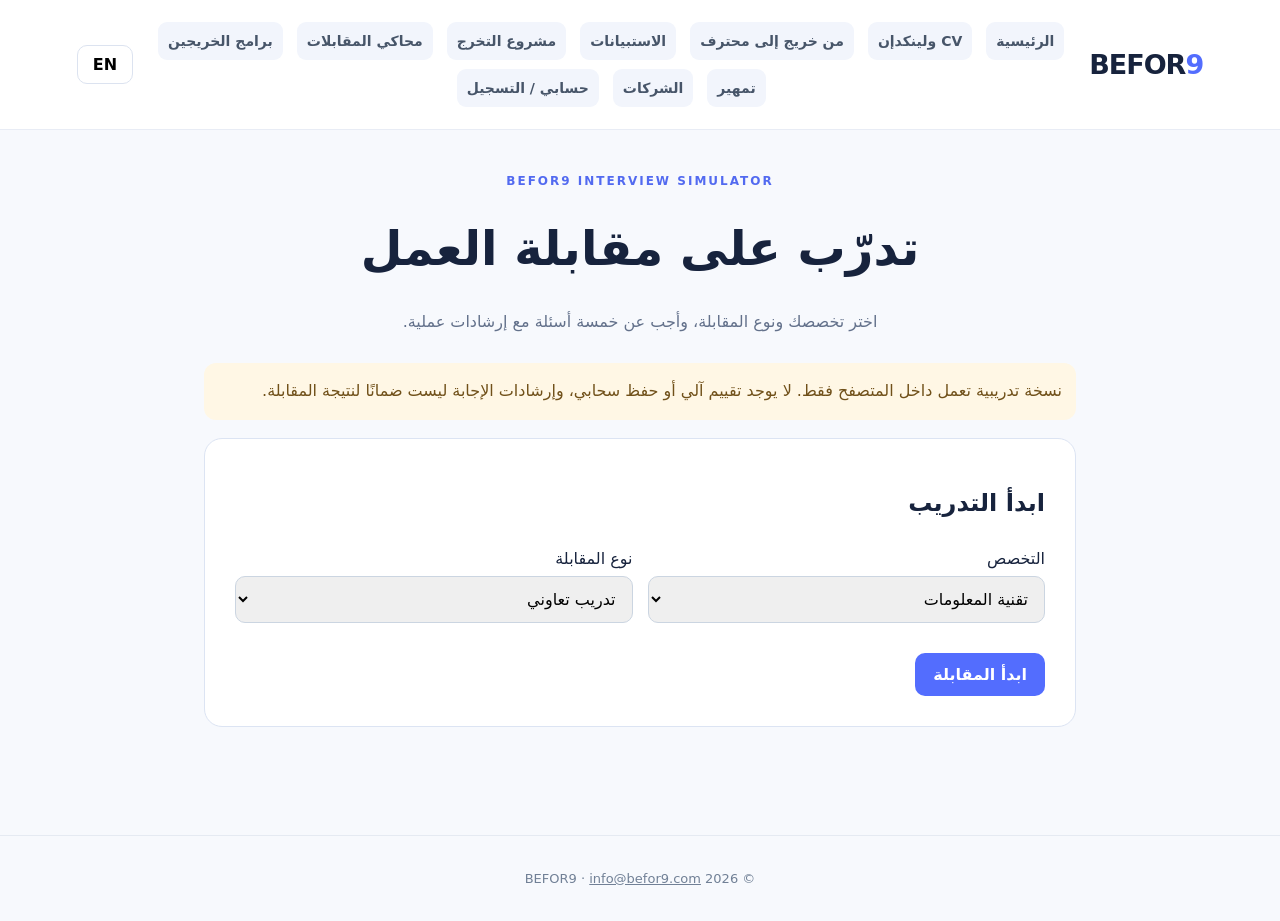
<file: interview.html>
<!doctype html><html lang="ar" dir="rtl"><head><meta charset="utf-8"><meta name="viewport" content="width=device-width,initial-scale=1"><title>BEFOR9 | Interview Simulator</title><link rel="stylesheet" href="styles.css"><style>.iv-wrap{max-width:1000px;margin:auto;padding:44px 5% 90px}.iv-hero{text-align:center;margin-bottom:26px}.iv-hero h1{font-size:clamp(30px,5vw,48px)}.iv-card{background:#fff;border:1px solid #dce4f3;border-radius:18px;padding:clamp(18px,4vw,30px);margin:18px 0}.iv-grid{display:grid;grid-template-columns:1fr 1fr;gap:15px}.iv-field{display:flex;flex-direction:column;gap:8px;margin:12px 0}.iv-field select,.iv-field textarea{font:inherit;padding:12px;border:1px solid #cbd5e1;border-radius:10px;width:100%}.iv-field textarea{min-height:150px}.iv-btn{border:0;border-radius:10px;padding:12px 18px;background:#536dfe;color:white;font:inherit;font-weight:700;cursor:pointer}.iv-btn.alt{background:#eef1ff;color:#263c9b}.iv-actions{display:flex;gap:10px;flex-wrap:wrap;margin-top:18px}.iv-note{padding:14px;border-radius:12px;background:#fff7e5;color:#705019;line-height:1.8}.iv-muted{color:#63718b;line-height:1.8}.iv-tips{background:#f2f5ff;border-radius:12px;padding:18px;margin:16px 0}.iv-tips li{margin:8px 0}.iv-card[hidden]{display:none}@media(max-width:650px){.iv-grid{grid-template-columns:1fr}}@media print{header,footer,.iv-hero,.iv-setup,.iv-actions,.iv-note{display:none!important}.iv-wrap{padding:0}.iv-card{border:0}}</style></head><body><header class="site-header"><a class="brand" href="index.html">BEFOR<span>9</span></a><nav aria-label="Main"><a href="index.html" data-ar="الرئيسية" data-en="Home">الرئيسية</a><a href="cv-linkedin.html" data-ar="CV ولينكدإن" data-en="CV & LinkedIn">CV ولينكدإن</a><a href="professional.html" data-ar="من خريج إلى محترف" data-en="Graduate to Professional">من خريج إلى محترف</a><a href="surveys.html" data-ar="الاستبيانات" data-en="Surveys">الاستبيانات</a><a href="graduation.html" data-ar="مشروع التخرج" data-en="Graduation Project">مشروع التخرج</a><a href="interview.html" data-ar="محاكي المقابلات" data-en="Interview Simulator">محاكي المقابلات</a><a href="programs.html" data-ar="برامج الخريجين" data-en="Graduate Programs">برامج الخريجين</a><a href="tamheer.html" data-ar="تمهير" data-en="Tamheer">تمهير</a><a href="corporate.html" data-ar="الشركات" data-en="Business">الشركات</a><a href="accounts.html" data-ar="حسابي / التسجيل" data-en="Account / Sign Up">حسابي / التسجيل</a></nav><button class="lang" id="iv-lang" type="button">EN</button></header><main class="iv-wrap"><div class="iv-hero"><div class="eyebrow">BEFOR9 INTERVIEW SIMULATOR</div><h1 data-ar="تدرّب على مقابلة العمل" data-en="Practice Your Job Interview">تدرّب على مقابلة العمل</h1><p class="iv-muted" data-ar="اختر تخصصك ونوع المقابلة، وأجب عن خمسة أسئلة مع إرشادات عملية." data-en="Choose your field and interview type, then answer five questions with practical guidance.">اختر تخصصك ونوع المقابلة، وأجب عن خمسة أسئلة مع إرشادات عملية.</p></div><p class="iv-note" data-ar="نسخة تدريبية تعمل داخل المتصفح فقط. لا يوجد تقييم آلي أو حفظ سحابي، وإرشادات الإجابة ليست ضمانًا لنتيجة المقابلة." data-en="Browser-only practice. No automated scoring or cloud storage. Answer tips do not guarantee interview outcomes.">نسخة تدريبية تعمل داخل المتصفح فقط. لا يوجد تقييم آلي أو حفظ سحابي، وإرشادات الإجابة ليست ضمانًا لنتيجة المقابلة.</p><section class="iv-card iv-setup" id="iv-setup"><h2 data-ar="ابدأ التدريب" data-en="Start Practicing">ابدأ التدريب</h2><div class="iv-grid"><label class="iv-field"><span data-ar="التخصص" data-en="Field">التخصص</span><select id="iv-field"><option value="it" data-ar="تقنية المعلومات" data-en="Information Technology">تقنية المعلومات</option><option value="finance" data-ar="المالية والمحاسبة" data-en="Finance & Accounting">المالية والمحاسبة</option><option value="hr" data-ar="الموارد البشرية" data-en="Human Resources">الموارد البشرية</option><option value="marketing" data-ar="التسويق" data-en="Marketing">التسويق</option><option value="general" data-ar="تخصصات أخرى" data-en="Other Fields">تخصصات أخرى</option></select></label><label class="iv-field"><span data-ar="نوع المقابلة" data-en="Interview type">نوع المقابلة</span><select id="iv-type"><option value="intern" data-ar="تدريب تعاوني" data-en="Internship">تدريب تعاوني</option><option value="graduate" data-ar="خريج جديد" data-en="New Graduate">خريج جديد</option><option value="entry" data-ar="وظيفة مبتدئة" data-en="Entry-Level Role">وظيفة مبتدئة</option></select></label></div><div class="iv-actions"><button id="iv-start" class="iv-btn" type="button" data-ar="ابدأ المقابلة" data-en="Start Interview">ابدأ المقابلة</button></div></section><section class="iv-card" id="iv-question-card" hidden><p id="iv-progress" class="iv-muted"></p><h2 id="iv-question"></h2><label class="iv-field"><span data-ar="إجابتك" data-en="Your answer">إجابتك</span><textarea id="iv-answer" maxlength="3000" placeholder="..."></textarea></label><div class="iv-actions"><button id="iv-tips-btn" class="iv-btn alt" type="button" data-ar="إرشادات الإجابة" data-en="Answer Guidance">إرشادات الإجابة</button><button id="iv-next" class="iv-btn" type="button" data-ar="السؤال التالي" data-en="Next Question">السؤال التالي</button></div><div class="iv-tips" id="iv-tips" hidden></div></section><section class="iv-card" id="iv-results" hidden><h2 data-ar="مراجعة المقابلة" data-en="Interview Review">مراجعة المقابلة</h2><p class="iv-muted" data-ar="هذه إجاباتك مع نقاط للمراجعة الذاتية، وليست درجة أو تقييمًا من الذكاء الاصطناعي." data-en="Your answers and self-review guidance. This is not an AI-generated grade or assessment.">هذه إجاباتك مع نقاط للمراجعة الذاتية، وليست درجة أو تقييمًا من AI.</p><div id="iv-summary"></div><div class="iv-actions"><button id="iv-print" class="iv-btn alt" type="button" data-ar="طباعة / PDF" data-en="Print / PDF">طباعة / PDF</button><button id="iv-again" class="iv-btn" type="button" data-ar="تدريب جديد" data-en="Practice Again">تدريب جديد</button></div></section></main><footer>© 2026 BEFOR9 · <a href="mailto:info@befor9.com">info@befor9.com</a></footer><script src="interview.js?v=1"></script><script src="language-sync.js?v=20261015-1"></script></body></html>
</file>
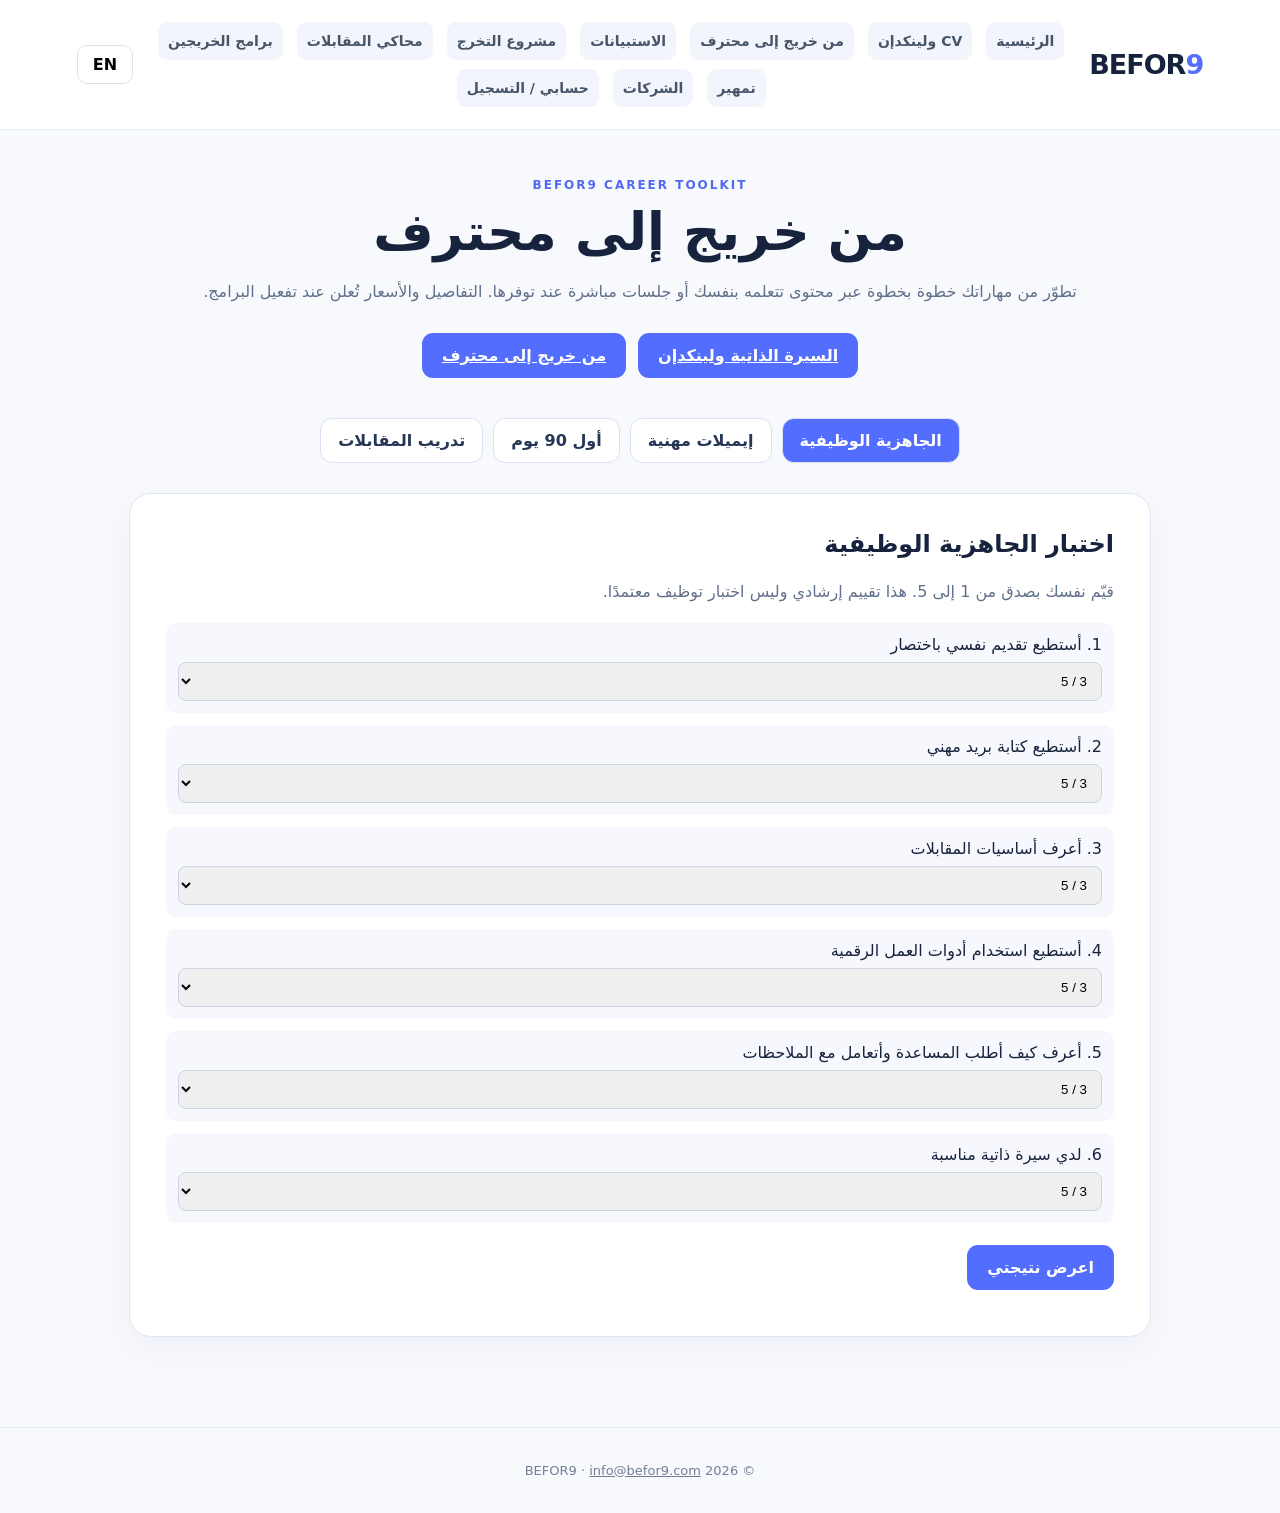
<file: professional.html>
<!doctype html><html lang="ar" dir="rtl"><head><meta charset="utf-8"><meta name="viewport" content="width=device-width,initial-scale=1"><title>BEFOR9 | Graduate to Professional</title><link rel="stylesheet" href="styles.css"><style>
.tool-wrap{max-width:1150px;margin:auto;padding:48px 5% 90px}.tool-head{text-align:center;margin-bottom:30px}.tool-head h1{font-size:clamp(30px,5vw,52px);margin:10px}.tool-tabs{display:flex;flex-wrap:wrap;gap:10px;justify-content:center;margin:30px 0}.tool-tabs button{background:#fff;border:1px solid #d9e2f4;padding:12px 17px;border-radius:12px;color:#263655;font-weight:700}.tool-tabs button[aria-selected=true]{background:#536dfe;color:#fff}.tool-panel{background:white;border:1px solid #e0e7f3;border-radius:22px;padding:clamp(18px,4vw,36px);box-shadow:0 12px 32px #17233d0a}.tool-panel[hidden]{display:none}.tool-panel h2{margin-top:0}.tool-grid{display:grid;grid-template-columns:repeat(2,minmax(0,1fr));gap:16px}.tool-field{display:flex;flex-direction:column;gap:7px;margin:12px 0}.tool-field input,.tool-field textarea,.tool-field select{width:100%;padding:13px;border:1px solid #cbd5e1;border-radius:10px;font:inherit}.tool-field textarea{min-height:110px}.tool-action{border:0;background:#536dfe;color:white;padding:13px 20px;border-radius:11px;font:inherit;font-weight:700;cursor:pointer;margin:10px 0}.tool-output{margin-top:20px;padding:20px;border:1px solid #d9e2f4;border-radius:14px;background:#f8faff;white-space:pre-wrap;line-height:1.9}.tool-muted{color:#61708a;line-height:1.8}.tool-questions label{display:block;margin:12px 0;padding:12px;background:#f6f8fd;border-radius:10px}.tool-questions select{display:block;margin-top:8px;padding:10px;width:100%;border-radius:8px;border:1px solid #cbd5e1}.tool-days{display:grid;grid-template-columns:repeat(3,1fr);gap:15px}.tool-day{padding:20px;border-radius:14px;background:#f3f6ff;line-height:1.8}.tool-day h3{margin-top:0}.tool-cv{background:#fff;border:1px solid #d5ddec;padding:24px;border-radius:10px;white-space:pre-wrap;line-height:1.7;overflow-wrap:anywhere}@media(max-width:700px){.tool-grid,.tool-days{grid-template-columns:1fr}.tool-tabs button{flex:1 1 42%}}@media print{header,.tool-head,.tool-tabs,.tool-panel>h2,.tool-panel>p,.tool-panel form,.tool-action,footer,.bf-support,.bf-chat,.bf-chat-toggle{display:none!important}.tool-panel{display:none!important;border:0;box-shadow:none}.tool-panel#cv{display:block!important}.tool-cv{border:0;padding:0}.tool-wrap{padding:0}}
[data-track="professional"] [data-tab="cv"],[data-track="professional"] #cv{display:none!important}</style></head><body><header class="site-header"><a class="brand" href="index.html">BEFOR<span>9</span></a><nav aria-label="Main"><a href="index.html" data-ar="الرئيسية" data-en="Home">الرئيسية</a><a href="cv-linkedin.html" data-ar="CV ولينكدإن" data-en="CV & LinkedIn">CV ولينكدإن</a><a href="professional.html" data-ar="من خريج إلى محترف" data-en="Graduate to Professional">من خريج إلى محترف</a><a href="surveys.html" data-ar="الاستبيانات" data-en="Surveys">الاستبيانات</a><a href="graduation.html" data-ar="مشروع التخرج" data-en="Graduation Project">مشروع التخرج</a><a href="interview.html" data-ar="محاكي المقابلات" data-en="Interview Simulator">محاكي المقابلات</a><a href="programs.html" data-ar="برامج الخريجين" data-en="Graduate Programs">برامج الخريجين</a><a href="tamheer.html" data-ar="تمهير" data-en="Tamheer">تمهير</a><a href="corporate.html" data-ar="الشركات" data-en="Business">الشركات</a><a href="accounts.html" data-ar="حسابي / التسجيل" data-en="Account / Sign Up">حسابي / التسجيل</a></nav><button class="lang" id="tool-lang" type="button">EN</button></header><main class="tool-wrap" data-track="professional"><div class="tool-head"><div class="eyebrow">BEFOR9 CAREER TOOLKIT</div><h1 data-ar="من خريج إلى محترف" data-en="Graduate to Professional">من خريج إلى محترف</h1><p class="tool-muted" data-ar="تطوّر من مهاراتك خطوة بخطوة عبر محتوى تتعلمه بنفسك أو جلسات مباشرة عند توفرها. التفاصيل والأسعار تُعلن عند تفعيل البرامج." data-en="Build practical workplace skills through self-paced learning or live sessions when available. Details and pricing will appear when programs launch.">تطوّر من مهاراتك خطوة بخطوة عبر محتوى تتعلمه بنفسك أو جلسات مباشرة عند توفرها. التفاصيل والأسعار تُعلن عند تفعيل البرامج.</p><div style="margin:14px auto 24px;max-width:740px;display:flex;justify-content:center;gap:12px;flex-wrap:wrap"><a class="tool-action" href="cv-linkedin.html" data-ar="السيرة الذاتية ولينكدإن" data-en="CV & LinkedIn">السيرة الذاتية ولينكدإن</a><a class="tool-action" href="professional.html" data-ar="من خريج إلى محترف" data-en="Graduate to Professional">من خريج إلى محترف</a></div></div><div class="tool-tabs" role="tablist" aria-label="Career tools"><button type="button" data-tab="cv" aria-selected="false" data-ar="السيرة الذاتية" data-en="CV Builder">السيرة الذاتية</button><button type="button" data-tab="readiness" aria-selected="true" data-ar="الجاهزية الوظيفية" data-en="Readiness Quiz">الجاهزية الوظيفية</button><button type="button" data-tab="emails" aria-selected="false" data-ar="إيميلات مهنية" data-en="Email Templates">إيميلات مهنية</button><button type="button" data-tab="days" aria-selected="false" data-ar="أول 90 يوم" data-en="First 90 Days">أول 90 يوم</button><button type="button" data-tab="interview" aria-selected="false" data-ar="تدريب المقابلات" data-en="Interview Practice">تدريب المقابلات</button></div>
<section class="tool-panel" id="cv" hidden><h2 data-ar="صانع السيرة الذاتية" data-en="CV Builder">صانع السيرة الذاتية</h2><p class="tool-muted" data-ar="املأ الحقول، ثم اطبع سيرتك أو احفظها PDF من نافذة الطباعة. لا تُرسل بياناتك إلى خادم." data-en="Fill the fields, then print or save as PDF. Your details are not sent to a server.">املأ الحقول، ثم اطبع سيرتك أو احفظها PDF من نافذة الطباعة. لا تُرسل بياناتك إلى خادم.</p><form id="cv-form"><div class="tool-grid"><label class="tool-field"><span data-ar="الاسم الكامل" data-en="Full name">الاسم الكامل</span><input name="name" required maxlength="100"></label><label class="tool-field"><span data-ar="البريد الإلكتروني" data-en="Email">البريد الإلكتروني</span><input type="email" name="email" required></label><label class="tool-field"><span data-ar="المدينة" data-en="City">المدينة</span><input name="city" maxlength="80"></label><label class="tool-field"><span data-ar="التخصص" data-en="Major">التخصص</span><input name="major" maxlength="100"></label></div><label class="tool-field"><span data-ar="نبذة مهنية" data-en="Professional summary">نبذة مهنية</span><textarea name="summary" maxlength="600"></textarea></label><label class="tool-field"><span data-ar="التعليم" data-en="Education">التعليم</span><textarea name="education" maxlength="700"></textarea></label><label class="tool-field"><span data-ar="المهارات (افصل بفاصلة)" data-en="Skills (comma separated)">المهارات (افصل بفاصلة)</span><textarea name="skills" maxlength="500"></textarea></label><label class="tool-field"><span data-ar="التدريب والمشاريع" data-en="Internships and projects">التدريب والمشاريع</span><textarea name="projects" maxlength="800"></textarea></label><button class="tool-action" type="submit" data-ar="إنشاء السيرة" data-en="Generate CV">إنشاء السيرة</button></form><div id="cv-result" class="tool-cv" aria-live="polite" hidden></div><button id="cv-print" class="tool-action" type="button" hidden data-ar="طباعة / حفظ PDF" data-en="Print / Save PDF">طباعة / حفظ PDF</button></section>
<section class="tool-panel" id="readiness"><h2 data-ar="اختبار الجاهزية الوظيفية" data-en="Career Readiness Quiz">اختبار الجاهزية الوظيفية</h2><p class="tool-muted" data-ar="قيّم نفسك بصدق من 1 إلى 5. هذا تقييم إرشادي وليس اختبار توظيف معتمدًا." data-en="Rate yourself from 1 to 5. This is a guidance tool, not a validated hiring assessment.">قيّم نفسك بصدق من 1 إلى 5. هذا تقييم إرشادي وليس اختبار توظيف معتمدًا.</p><form id="quiz-form"><div id="quiz-questions" class="tool-questions"></div><button class="tool-action" type="submit" data-ar="اعرض نتيجتي" data-en="Show my result">اعرض نتيجتي</button></form><div id="quiz-result" class="tool-output" aria-live="polite" hidden></div></section>
<section class="tool-panel" id="emails" hidden><h2 data-ar="مكتبة الإيميلات المهنية" data-en="Professional Email Library">مكتبة الإيميلات المهنية</h2><label class="tool-field"><span data-ar="اختر الموقف" data-en="Choose a scenario">اختر الموقف</span><select id="email-type"></select></label><div class="tool-output" id="email-result"></div><button class="tool-action" id="email-copy" type="button" data-ar="نسخ النموذج" data-en="Copy template">نسخ النموذج</button><p class="tool-muted" data-ar="عدّل البيانات بين الأقواس قبل الإرسال." data-en="Replace bracketed placeholders before sending.">عدّل البيانات بين الأقواس قبل الإرسال.</p></section>
<section class="tool-panel" id="days" hidden><h2 data-ar="دليل أول 90 يوم في العمل" data-en="Your First 90 Days">دليل أول 90 يوم في العمل</h2><div class="tool-days" id="days-content"></div><p class="tool-muted" data-ar="احتفظ بخطتك وراجع تقدمك أسبوعيًا. المهام أمثلة قابلة للتعديل حسب طبيعة وظيفتك." data-en="Review your progress weekly. Adapt these suggested tasks to your role.">احتفظ بخطتك وراجع تقدمك أسبوعيًا. المهام أمثلة you can adapt to your role.</p></section>
<section class="tool-panel" id="interview" hidden><h2 data-ar="محاكي المقابلات" data-en="Interview Practice">محاكي المقابلات</h2><p class="tool-muted" data-ar="تدرّب على سؤال، اكتب إجابتك، ثم قارنها بنقاط إرشادية. لا يوجد تقييم ذكاء اصطناعي حاليًا." data-en="Practice a question, write your answer, then compare it with coaching tips. No AI grading is provided yet.">تدرّب على سؤال، اكتب إجابتك، ثم قارنها بنقاط إرشادية. لا يوجد تقييم ذكاء اصطناعي حاليًا.</p><button class="tool-action" id="next-question" type="button" data-ar="سؤال جديد" data-en="Next question">سؤال جديد</button><h3 id="interview-question"></h3><label class="tool-field"><span data-ar="إجابتك التدريبية" data-en="Your practice answer">إجابتك التدريبية</span><textarea id="interview-answer" maxlength="2000"></textarea></label><button class="tool-action" id="show-tips" type="button" data-ar="اعرض إرشادات الإجابة" data-en="Show answer guidance">اعرض إرشادات الإجابة</button><div class="tool-output" id="interview-tips" hidden></div></section>
</main><footer>© 2026 BEFOR9 · <a href="mailto:info@befor9.com">info@befor9.com</a></footer><script src="toolkit.js?v=1"></script><script src="language-sync.js?v=20261015-1"></script></body></html>
</file>
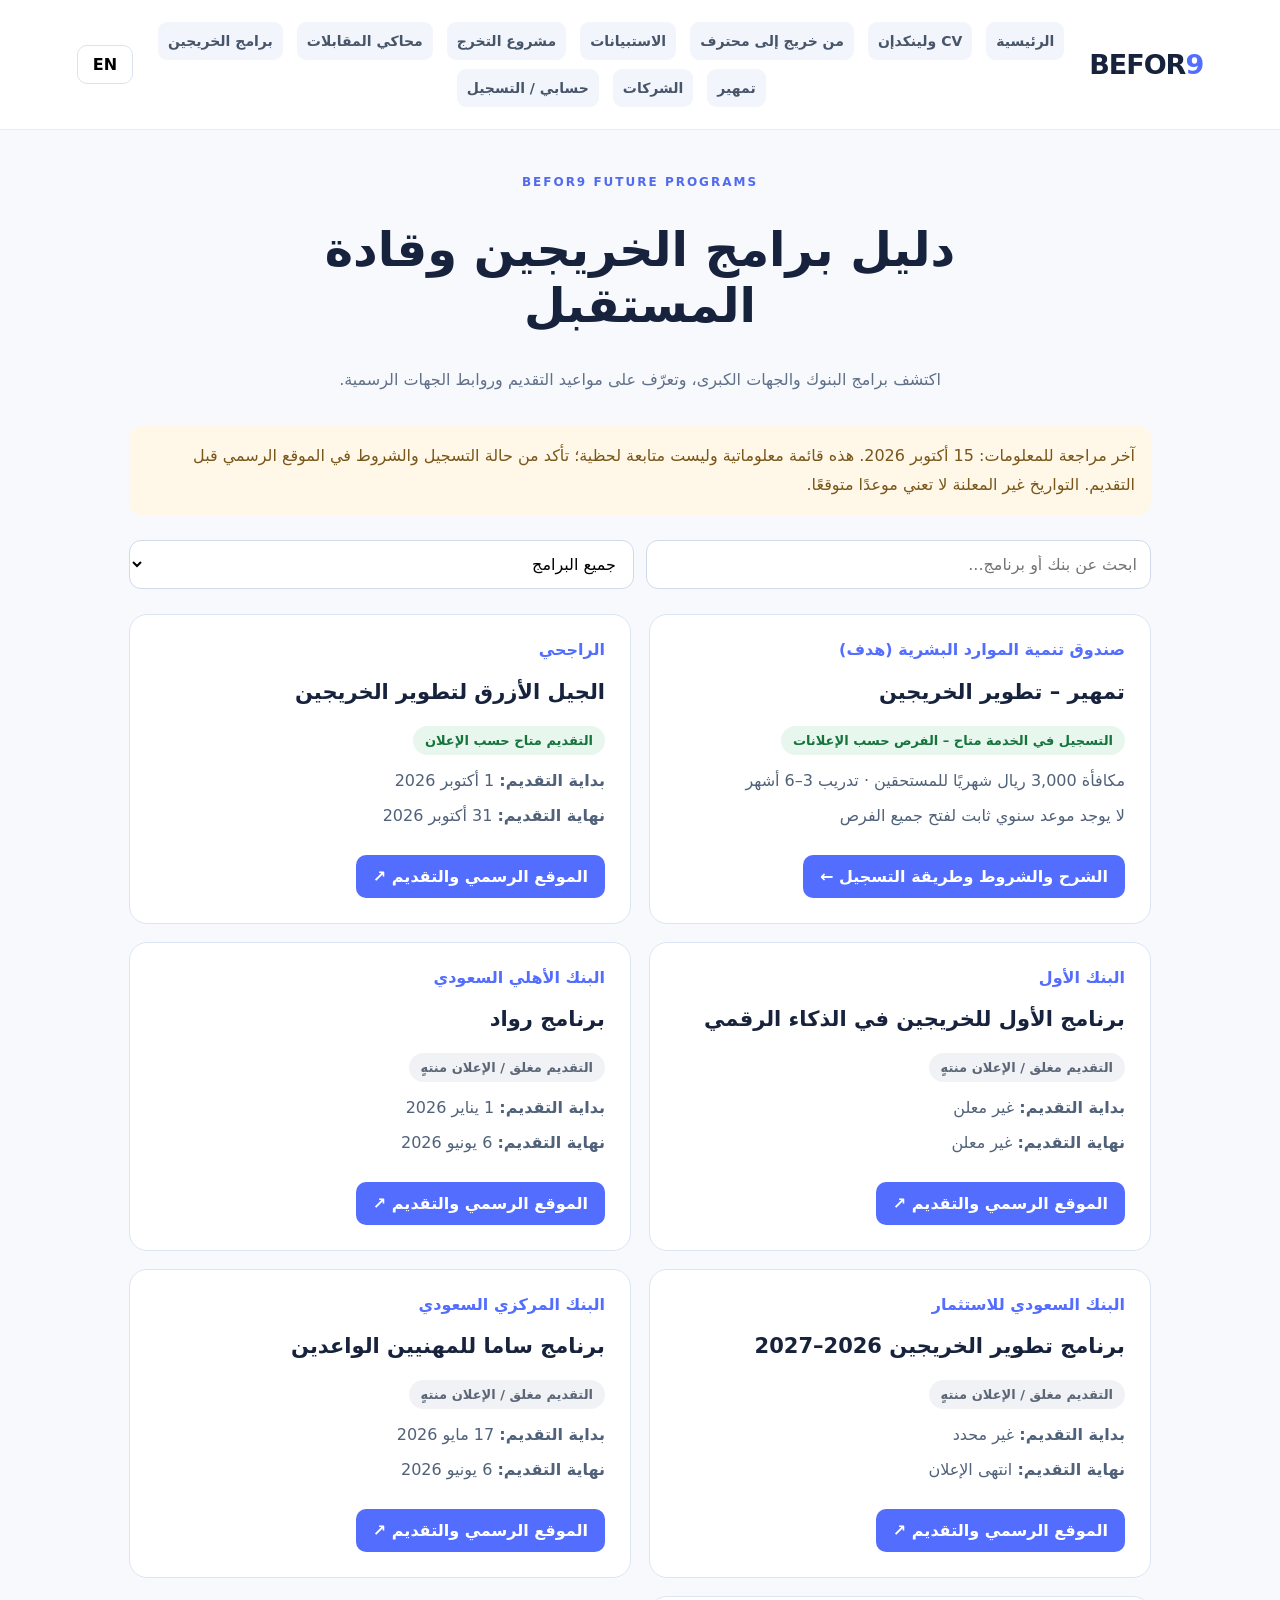
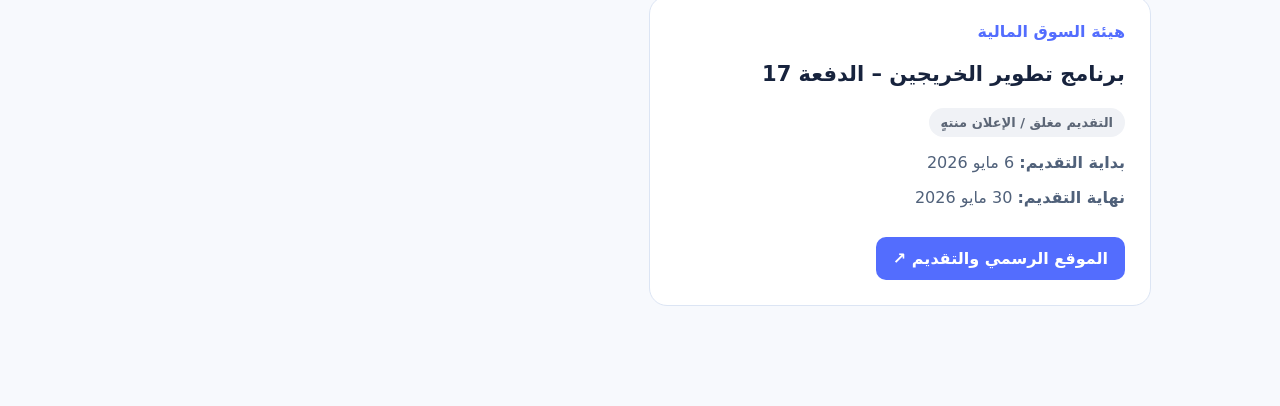
<file: programs.html>
<!doctype html><html lang="ar" dir="rtl"><head><meta charset="utf-8"><meta name="viewport" content="width=device-width,initial-scale=1"><title>BEFOR9 | Future Programs</title><link rel="stylesheet" href="styles.css"><style>.fp{max-width:1150px;margin:auto;padding:45px 5% 100px}.fp-head{text-align:center;max-width:800px;margin:0 auto 30px}.fp-head h1{font-size:clamp(30px,5vw,48px)}.fp-muted{color:#607089;line-height:1.9}.fp-tools{display:flex;flex-wrap:wrap;gap:12px;margin:25px 0}.fp-tools input,.fp-tools select{font:inherit;padding:13px;border:1px solid #d0daeb;border-radius:12px;background:white;flex:1;min-width:190px}.fp-grid{display:grid;grid-template-columns:repeat(2,minmax(0,1fr));gap:18px}.fp-card{background:white;border:1px solid #dce5f4;border-radius:18px;padding:25px}.fp-card h2{font-size:21px;line-height:1.5}.fp-org{font-weight:800;color:#536dfe}.fp-card p{color:#50617a}.fp-status{display:inline-block;padding:7px 12px;border-radius:20px;font-size:13px;font-weight:800}.fp-status.open{background:#e7f7ed;color:#16733c}.fp-status.closed{background:#f0f2f6;color:#5c6676}.fp-link{display:inline-block;margin-top:14px;background:#536dfe;color:#fff;text-decoration:none;padding:12px 17px;border-radius:10px;font-weight:700}.fp-note{padding:16px;background:#fff7e7;border-radius:12px;color:#795619;line-height:1.8}.fp-empty{display:none}@media(max-width:650px){.fp-grid{grid-template-columns:1fr}}</style></head><body><header class="site-header"><a class="brand" href="index.html">BEFOR<span>9</span></a><nav aria-label="Main"><a href="index.html" data-ar="الرئيسية" data-en="Home">الرئيسية</a><a href="cv-linkedin.html" data-ar="CV ولينكدإن" data-en="CV & LinkedIn">CV ولينكدإن</a><a href="professional.html" data-ar="من خريج إلى محترف" data-en="Graduate to Professional">من خريج إلى محترف</a><a href="surveys.html" data-ar="الاستبيانات" data-en="Surveys">الاستبيانات</a><a href="graduation.html" data-ar="مشروع التخرج" data-en="Graduation Project">مشروع التخرج</a><a href="interview.html" data-ar="محاكي المقابلات" data-en="Interview Simulator">محاكي المقابلات</a><a href="programs.html" data-ar="برامج الخريجين" data-en="Graduate Programs">برامج الخريجين</a><a href="tamheer.html" data-ar="تمهير" data-en="Tamheer">تمهير</a><a href="corporate.html" data-ar="الشركات" data-en="Business">الشركات</a><a href="accounts.html" data-ar="حسابي / التسجيل" data-en="Account / Sign Up">حسابي / التسجيل</a></nav><button class="lang" id="fp-lang">EN</button></header><main class="fp"><div class="fp-head"><div class="eyebrow">BEFOR9 FUTURE PROGRAMS</div><h1 data-ar="دليل برامج الخريجين وقادة المستقبل" data-en="Graduate & Future Leaders Programs">دليل برامج الخريجين وقادة المستقبل</h1><p class="fp-muted" data-ar="اكتشف برامج البنوك والجهات الكبرى، وتعرّف على مواعيد التقديم وروابط الجهات الرسمية." data-en="Explore graduate and future-leader programs, application windows, and official links.">اكتشف برامج البنوك والجهات الكبرى، وتعرّف على مواعيد التقديم وروابط الجهات الرسمية.</p></div><p class="fp-note" data-ar="آخر مراجعة للمعلومات: 15 أكتوبر 2026. هذه قائمة معلوماتية وليست متابعة لحظية؛ تأكد من حالة التسجيل والشروط في الموقع الرسمي قبل التقديم. التواريخ غير المعلنة لا تعني موعدًا متوقعًا." data-en="Information last reviewed October 15, 2026. This is not a live feed. Always verify availability, dates and eligibility on the official website before applying. Unannounced dates are not forecasts.">آخر مراجعة للمعلومات: 15 أكتوبر 2026. هذه قائمة معلوماتية وليست متابعة لحظية؛ تأكد من حالة التسجيل والشروط في الموقع الرسمي قبل التقديم. التواريخ غير المعلنة لا تعني موعدًا متوقعًا.</p><div class="fp-tools"><input id="fp-search" type="search" placeholder="ابحث عن بنك أو برنامج..."><select id="fp-filter"><option value="all" data-ar="جميع البرامج" data-en="All programs">جميع البرامج</option><option value="open" data-ar="المتاحة حسب الإعلان" data-en="Advertised open">المتاحة حسب الإعلان</option><option value="closed" data-ar="المغلقة" data-en="Closed">المغلقة</option></select></div><div class="fp-grid" id="fp-grid"><article class="fp-card" data-status="open"><div class="fp-org" data-ar="صندوق تنمية الموارد البشرية (هدف)" data-en="Human Resources Development Fund (HRDF)">صندوق تنمية الموارد البشرية (هدف)</div><h2 data-ar="تمهير – تطوير الخريجين" data-en="Tamheer – Graduate Development">تمهير – تطوير الخريجين</h2><div class="fp-status open" data-ar="التسجيل في الخدمة متاح – الفرص حسب الإعلانات" data-en="Service registration available – placements vary">التسجيل في الخدمة متاح – الفرص حسب الإعلانات</div><p data-ar="مكافأة 3,000 ريال شهريًا للمستحقين · تدريب 3–6 أشهر" data-en="SAR 3,000 monthly stipend for eligible trainees · 3–6 months">مكافأة 3,000 ريال شهريًا للمستحقين · تدريب 3–6 أشهر</p><p data-ar="لا يوجد موعد سنوي ثابت لفتح جميع الفرص" data-en="No fixed annual application window for all opportunities">لا يوجد موعد سنوي ثابت لفتح جميع الفرص</p><a class="fp-link" href="tamheer.html" data-ar="الشرح والشروط وطريقة التسجيل ←" data-en="Guide, eligibility and application →">الشرح والشروط وطريقة التسجيل ←</a></article><article class="fp-card" data-status="open"><div class="fp-org" data-ar="الراجحي" data-en="Al Rajhi Bank">الراجحي</div><h2 data-ar="الجيل الأزرق لتطوير الخريجين" data-en="Blue Generation Development Program">الجيل الأزرق لتطوير الخريجين</h2><div class="fp-status open" data-ar="التقديم متاح حسب الإعلان" data-en="Applications advertised open">التقديم متاح حسب الإعلان</div><p><strong data-ar="بداية التقديم:" data-en="Opens:">بداية التقديم:</strong> 1 أكتوبر 2026</p><p><strong data-ar="نهاية التقديم:" data-en="Closes:">نهاية التقديم:</strong> 31 أكتوبر 2026</p><a class="fp-link" href="https://careers.alrajhibank.com.sa/en/saudi-arabia/jobs/blue-generation-development-program-bgdp-%D8%A8%D8%B1%D9%86%D8%A7%D9%85%D8%AC-%D8%A7%D9%84%D8%AC%D9%8A%D9%84-%D8%A7%D9%84%D8%A3%D8%B2%D8%B1%D9%82-%D9%84%D8%AA%D8%B7%D9%88%D9%8A%D8%B1-%D8%A7%D9%84%D8%AE%D8%B1%D9%8A%D8%AC%D9%8A%D9%BD-1100090099" target="_blank" rel="noopener noreferrer" data-ar="الموقع الرسمي والتقديم ↗" data-en="Official details and application ↗">الموقع الرسمي والتقديم ↗</a></article><article class="fp-card" data-status="closed"><div class="fp-org" data-ar="البنك الأول" data-en="Saudi Awwal Bank">البنك الأول</div><h2 data-ar="برنامج الأول للخريجين في الذكاء الرقمي" data-en="Digital Intelligence Graduate Program">برنامج الأول للخريجين في الذكاء الرقمي</h2><div class="fp-status closed" data-ar="التقديم مغلق / الإعلان منتهٍ" data-en="Applications closed / listing expired">التقديم مغلق / الإعلان منتهٍ</div><p><strong data-ar="بداية التقديم:" data-en="Opens:">بداية التقديم:</strong> غير معلن</p><p><strong data-ar="نهاية التقديم:" data-en="Closes:">نهاية التقديم:</strong> غير معلن</p><a class="fp-link" href="https://www.sab.com/ar/about-us/careers/graduate-opportunities/" target="_blank" rel="noopener noreferrer" data-ar="الموقع الرسمي والتقديم ↗" data-en="Official details and application ↗">الموقع الرسمي والتقديم ↗</a></article><article class="fp-card" data-status="closed"><div class="fp-org" data-ar="البنك الأهلي السعودي" data-en="Saudi National Bank">البنك الأهلي السعودي</div><h2 data-ar="برنامج رواد" data-en="Rowad Program">برنامج رواد</h2><div class="fp-status closed" data-ar="التقديم مغلق / الإعلان منتهٍ" data-en="Applications closed / listing expired">التقديم مغلق / الإعلان منتهٍ</div><p><strong data-ar="بداية التقديم:" data-en="Opens:">بداية التقديم:</strong> 1 يناير 2026</p><p><strong data-ar="نهاية التقديم:" data-en="Closes:">نهاية التقديم:</strong> 6 يونيو 2026</p><a class="fp-link" href="https://www.alahli.com/en/pages/about-us/careers/snb-rowad-program" target="_blank" rel="noopener noreferrer" data-ar="الموقع الرسمي والتقديم ↗" data-en="Official details and application ↗">الموقع الرسمي والتقديم ↗</a></article><article class="fp-card" data-status="closed"><div class="fp-org" data-ar="البنك السعودي للاستثمار" data-en="Saudi Investment Bank">البنك السعودي للاستثمار</div><h2 data-ar="برنامج تطوير الخريجين 2026–2027" data-en="Graduate Development Program 2026–2027">برنامج تطوير الخريجين 2026–2027</h2><div class="fp-status closed" data-ar="التقديم مغلق / الإعلان منتهٍ" data-en="Applications closed / listing expired">التقديم مغلق / الإعلان منتهٍ</div><p><strong data-ar="بداية التقديم:" data-en="Opens:">بداية التقديم:</strong> غير محدد</p><p><strong data-ar="نهاية التقديم:" data-en="Closes:">نهاية التقديم:</strong> انتهى الإعلان</p><a class="fp-link" href="https://careers.saib.com.sa/ar/saudi-arabia/jobs/sgdp-2026-2027-1100088452/" target="_blank" rel="noopener noreferrer" data-ar="الموقع الرسمي والتقديم ↗" data-en="Official details and application ↗">الموقع الرسمي والتقديم ↗</a></article><article class="fp-card" data-status="closed"><div class="fp-org" data-ar="البنك المركزي السعودي" data-en="Saudi Central Bank">البنك المركزي السعودي</div><h2 data-ar="برنامج ساما للمهنيين الواعدين" data-en="SAMA Promising Professionals Program">برنامج ساما للمهنيين الواعدين</h2><div class="fp-status closed" data-ar="التقديم مغلق / الإعلان منتهٍ" data-en="Applications closed / listing expired">التقديم مغلق / الإعلان منتهٍ</div><p><strong data-ar="بداية التقديم:" data-en="Opens:">بداية التقديم:</strong> 17 مايو 2026</p><p><strong data-ar="نهاية التقديم:" data-en="Closes:">نهاية التقديم:</strong> 6 يونيو 2026</p><a class="fp-link" href="https://www.sama.gov.sa/ar-sa/MediaCenter/News/Pages/news-1150.aspx" target="_blank" rel="noopener noreferrer" data-ar="الموقع الرسمي والتقديم ↗" data-en="Official details and application ↗">الموقع الرسمي والتقديم ↗</a></article><article class="fp-card" data-status="closed"><div class="fp-org" data-ar="هيئة السوق المالية" data-en="Capital Market Authority">هيئة السوق المالية</div><h2 data-ar="برنامج تطوير الخريجين – الدفعة 17" data-en="Graduate Development Program – Cohort 17">برنامج تطوير الخريجين – الدفعة 17</h2><div class="fp-status closed" data-ar="التقديم مغلق / الإعلان منتهٍ" data-en="Applications closed / listing expired">التقديم مغلق / الإعلان منتهٍ</div><p><strong data-ar="بداية التقديم:" data-en="Opens:">بداية التقديم:</strong> 6 مايو 2026</p><p><strong data-ar="نهاية التقديم:" data-en="Closes:">نهاية التقديم:</strong> 30 مايو 2026</p><a class="fp-link" href="https://cma.gov.sa/en/MediaCenter/PR/Pages/GDP_17.aspx" target="_blank" rel="noopener noreferrer" data-ar="الموقع الرسمي والتقديم ↗" data-en="Official details and application ↗">الموقع الرسمي والتقديم ↗</a></article></div><p id="fp-empty" class="fp-muted fp-empty" data-ar="لا توجد برامج مطابقة للبحث." data-en="No matching programs found.">لا توجد برامج مطابقة للبحث.</p></main><script>(()=>{let lang="ar";const search=document.getElementById("fp-search"),filter=document.getElementById("fp-filter");function update(){let count=0;document.querySelectorAll(".fp-card").forEach(c=>{const ok=(filter.value==="all"||c.dataset.status===filter.value)&&c.textContent.toLowerCase().includes(search.value.trim().toLowerCase());c.hidden=!ok;if(ok)count++});document.getElementById("fp-empty").style.display=count?"none":"block"}function translate(){document.documentElement.lang=lang;document.documentElement.dir=lang==="ar"?"rtl":"ltr";document.querySelectorAll("[data-ar][data-en]").forEach(el=>el.textContent=el.dataset[lang]);document.getElementById("fp-lang").textContent=lang==="ar"?"EN":"عربي";search.placeholder=lang==="ar"?"ابحث عن بنك أو برنامج...":"Search banks or programs...";update()}search.addEventListener("input",update);filter.addEventListener("change",update);document.getElementById("fp-lang").addEventListener("click",()=>{lang=lang==="ar"?"en":"ar";translate()});update()})();</script><script src="language-sync.js?v=20261015-1"></script></body></html>
</file>
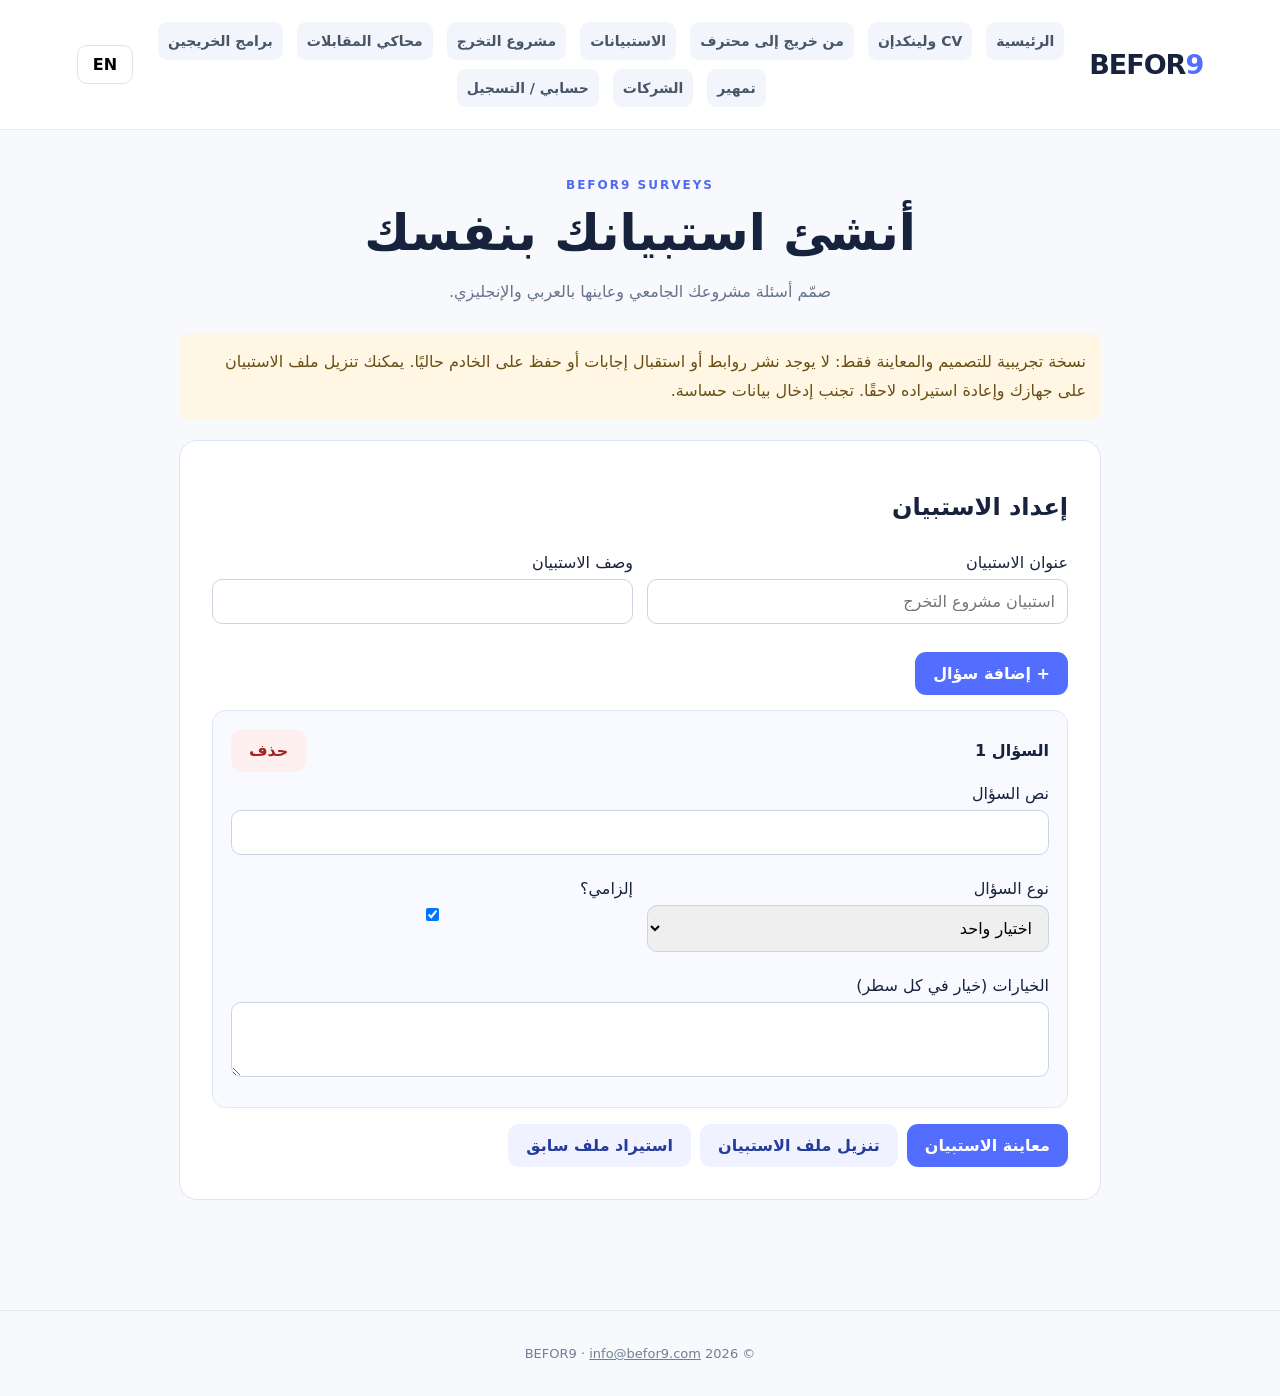
<file: surveys.html>
<!doctype html><html lang="ar" dir="rtl"><head><meta charset="utf-8"><meta name="viewport" content="width=device-width,initial-scale=1"><title>BEFOR9 Surveys | استبيانات الطلاب</title><link rel="stylesheet" href="styles.css"><style>
.s-wrap{max-width:1050px;margin:auto;padding:48px 5% 90px}.s-hero{text-align:center;margin-bottom:26px}.s-hero h1{font-size:clamp(30px,5vw,50px);margin:12px 0}.s-muted{color:#68748b;line-height:1.8}.s-box{background:#fff;border:1px solid #dde5f4;border-radius:18px;padding:clamp(18px,4vw,32px);margin:20px 0}.s-grid{display:grid;grid-template-columns:1fr 1fr;gap:14px}.s-field{display:flex;flex-direction:column;gap:7px;margin:12px 0}.s-field input,.s-field textarea,.s-field select{font:inherit;width:100%;padding:12px;border:1px solid #cbd5e1;border-radius:10px}.s-field textarea{min-height:75px}.s-btn{background:#536dfe;color:#fff;border:0;border-radius:11px;padding:12px 18px;font:inherit;font-weight:700;cursor:pointer}.s-btn.alt{background:#f0f3ff;color:#263c9b}.s-btn.danger{background:#fff0f0;color:#a52323}.s-actions{display:flex;gap:9px;flex-wrap:wrap;margin-top:16px}.s-question{background:#f8faff;border:1px solid #e1e7f4;border-radius:14px;padding:18px;margin:15px 0}.s-question-head{display:flex;justify-content:space-between;align-items:center;gap:10px}.s-preview-question{margin:20px 0;padding:18px;border:1px solid #e1e7f4;border-radius:12px}.s-preview-question label{display:block;margin:9px 0}.s-preview-question input[type=text],.s-preview-question textarea{width:100%;padding:10px;border:1px solid #cbd5e1;border-radius:8px}.s-notice{background:#fff7e4;color:#694e16;padding:15px;border-radius:12px;line-height:1.8}.s-box[hidden]{display:none}@media(max-width:650px){.s-grid{grid-template-columns:1fr}}@media print{header,nav,footer,.s-hero,.s-editor,.s-actions,.s-notice{display:none!important}.s-wrap{padding:0}.s-box{border:0}}
</style></head><body><header class="site-header"><a class="brand" href="index.html">BEFOR<span>9</span></a><nav aria-label="Main"><a href="index.html" data-ar="الرئيسية" data-en="Home">الرئيسية</a><a href="cv-linkedin.html" data-ar="CV ولينكدإن" data-en="CV & LinkedIn">CV ولينكدإن</a><a href="professional.html" data-ar="من خريج إلى محترف" data-en="Graduate to Professional">من خريج إلى محترف</a><a href="surveys.html" data-ar="الاستبيانات" data-en="Surveys">الاستبيانات</a><a href="graduation.html" data-ar="مشروع التخرج" data-en="Graduation Project">مشروع التخرج</a><a href="interview.html" data-ar="محاكي المقابلات" data-en="Interview Simulator">محاكي المقابلات</a><a href="programs.html" data-ar="برامج الخريجين" data-en="Graduate Programs">برامج الخريجين</a><a href="tamheer.html" data-ar="تمهير" data-en="Tamheer">تمهير</a><a href="corporate.html" data-ar="الشركات" data-en="Business">الشركات</a><a href="accounts.html" data-ar="حسابي / التسجيل" data-en="Account / Sign Up">حسابي / التسجيل</a></nav><button id="s-lang" class="lang" type="button">EN</button></header><main class="s-wrap"><div class="s-hero"><div class="eyebrow">BEFOR9 SURVEYS</div><h1 data-ar="أنشئ استبيانك بنفسك" data-en="Build Your Own Survey">أنشئ استبيانك بنفسك</h1><p class="s-muted" data-ar="صمّم أسئلة مشروعك الجامعي وعاينها بالعربي والإنجليزي." data-en="Design and preview questions for your university project in Arabic or English.">صمّم أسئلة مشروعك الجامعي وعاينها بالعربي والإنجليزي.</p></div><p class="s-notice" data-ar="نسخة تجريبية للتصميم والمعاينة فقط: لا يوجد نشر روابط أو استقبال إجابات أو حفظ على الخادم حاليًا. يمكنك تنزيل ملف الاستبيان على جهازك وإعادة استيراده لاحقًا. تجنب إدخال بيانات حساسة." data-en="Design and preview only: live shareable links, responses and server storage are not enabled. Download your survey file and import it later. Avoid sensitive data.">نسخة تجريبية للتصميم والمعاينة فقط: لا يوجد نشر روابط أو استقبال إجابات أو حفظ على الخادم حاليًا. يمكنك تنزيل ملف الاستبيان على جهازك وإعادة استيراده لاحقًا. تجنب إدخال بيانات حساسة.</p><section class="s-box s-editor" id="s-editor"><h2 data-ar="إعداد الاستبيان" data-en="Survey Setup">إعداد الاستبيان</h2><div class="s-grid"><label class="s-field"><span data-ar="عنوان الاستبيان" data-en="Survey title">عنوان الاستبيان</span><input id="s-title" maxlength="150" placeholder="استبيان مشروع التخرج" data-placeholder-ar="استبيان مشروع التخرج" data-placeholder-en="Graduation project survey"></label><label class="s-field"><span data-ar="وصف الاستبيان" data-en="Survey description">وصف الاستبيان</span><input id="s-desc" maxlength="350"></label></div><div class="s-actions"><button class="s-btn" id="s-add" type="button" data-ar="+ إضافة سؤال" data-en="+ Add Question">+ إضافة سؤال</button></div><div id="s-questions"></div><div class="s-actions"><button class="s-btn" id="s-preview-btn" type="button" data-ar="معاينة الاستبيان" data-en="Preview Survey">معاينة الاستبيان</button><button class="s-btn alt" id="s-download" type="button" data-ar="تنزيل ملف الاستبيان" data-en="Download Survey File">تنزيل ملف الاستبيان</button><label class="s-btn alt" style="cursor:pointer"><span data-ar="استيراد ملف سابق" data-en="Import Previous File">استيراد ملف سابق</span><input id="s-import" type="file" accept=".json,application/json" style="display:none"></label></div></section><section class="s-box" id="s-preview" hidden><h2 data-ar="معاينة المشارك" data-en="Respondent Preview">معاينة المشارك</h2><div id="s-render"></div><div class="s-actions"><button class="s-btn alt" id="s-back" type="button" data-ar="رجوع للتعديل" data-en="Back to Editor">رجوع للتعديل</button><button class="s-btn alt" id="s-print" type="button" data-ar="طباعة نسخة" data-en="Print Copy">طباعة نسخة</button></div><p class="s-muted" data-ar="زر إرسال الإجابات غير متاح حتى نربط قاعدة بيانات آمنة." data-en="Response submission is unavailable until secure backend storage is connected.">زر إرسال الإجابات غير متاح حتى نربط قاعدة بيانات آمنة.</p></section></main><footer>© 2026 BEFOR9 · <a href="mailto:info@befor9.com">info@befor9.com</a></footer><script src="surveys.js?v=1"></script><script src="language-sync.js?v=20261015-1"></script></body></html>
</file>
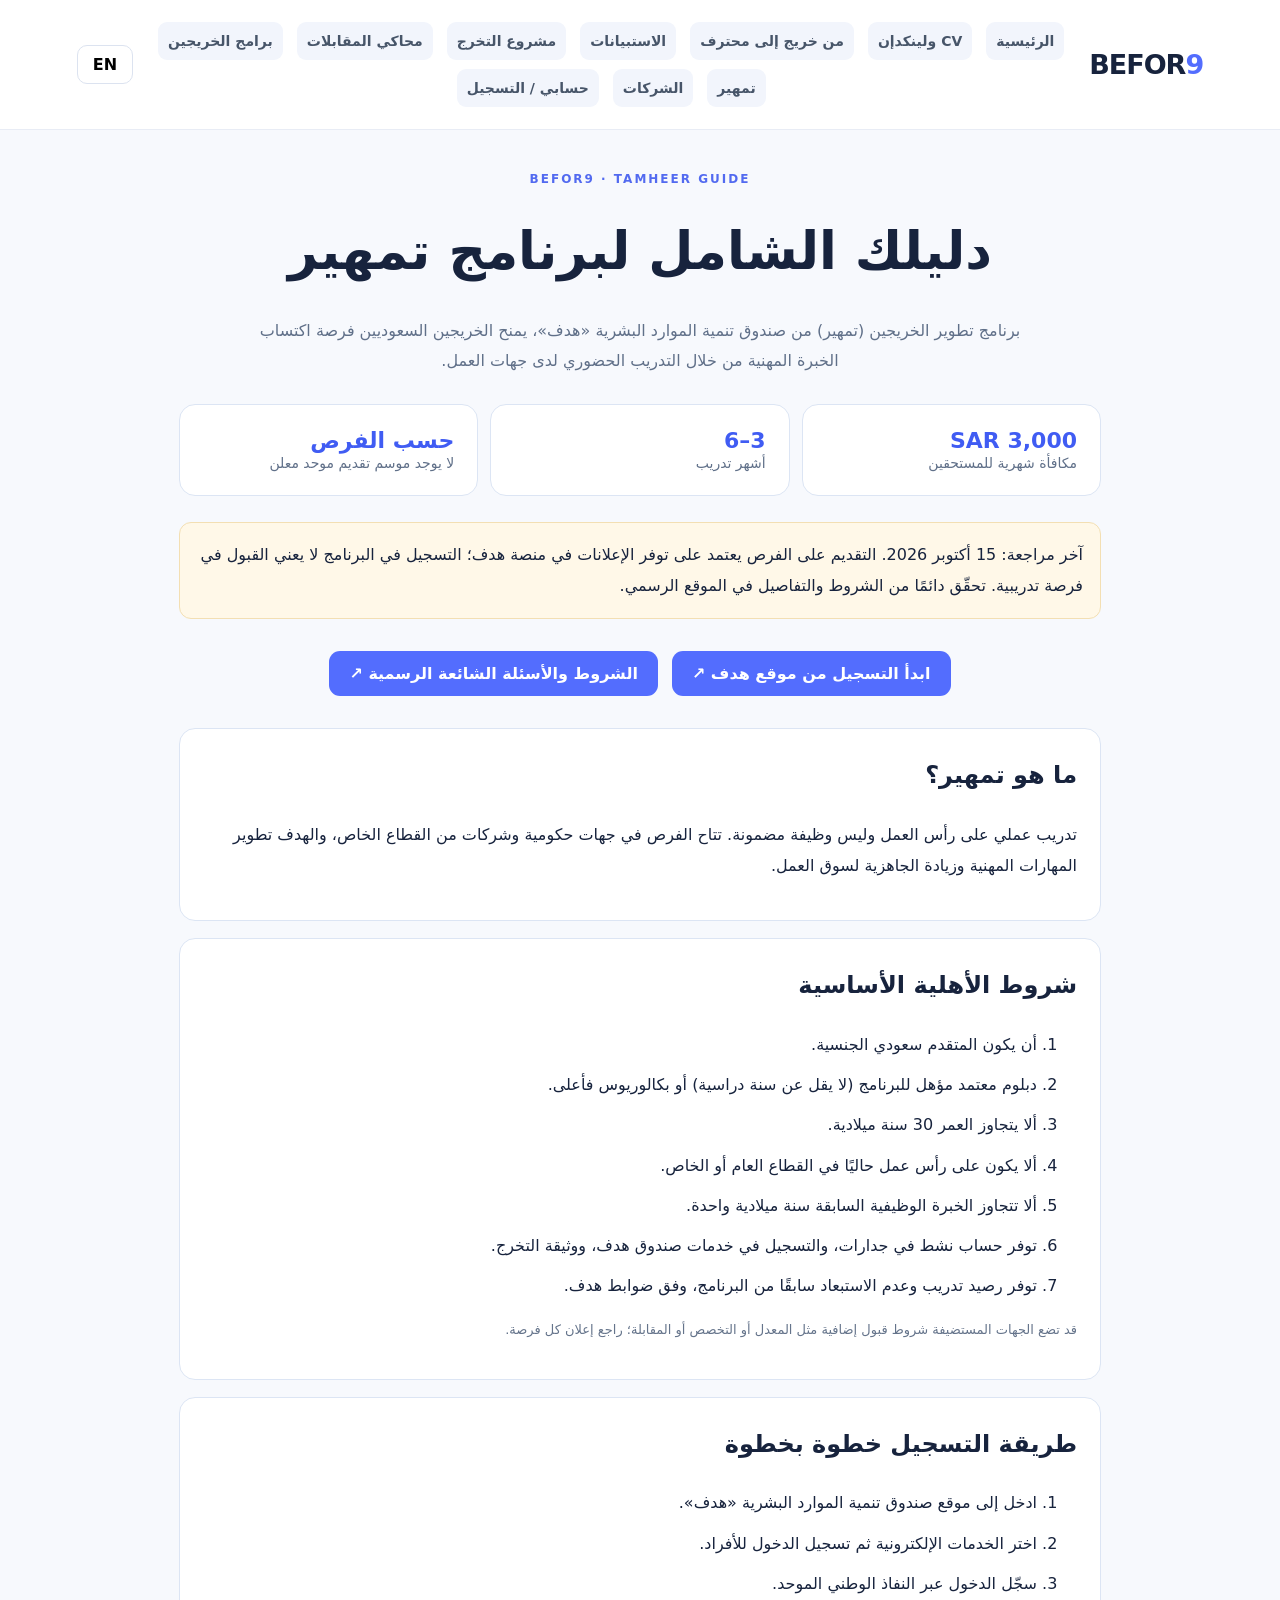
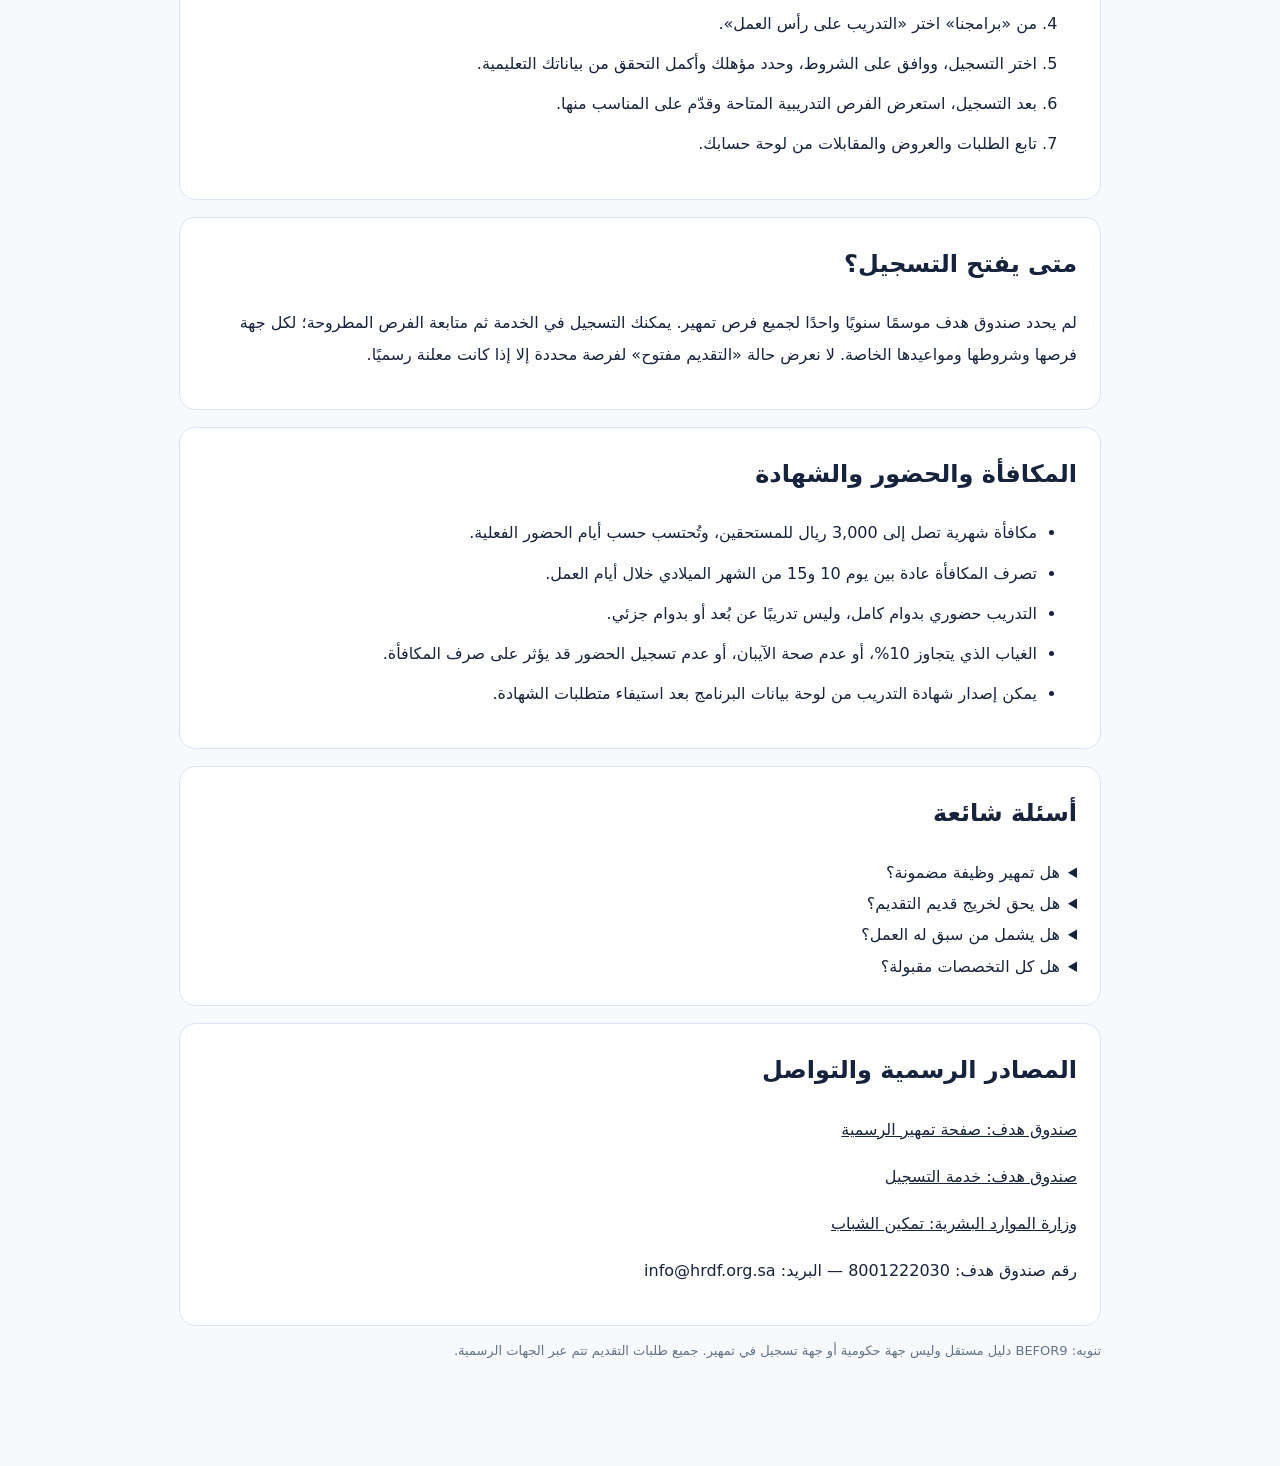
<file: tamheer.html>
<!doctype html><html lang="ar" dir="rtl"><head><meta charset="utf-8"><meta name="viewport" content="width=device-width,initial-scale=1"><title>BEFOR9 | تمهير Tamheer</title><link rel="stylesheet" href="styles.css"><style>.tm{max-width:1050px;margin:auto;padding:42px 5% 95px}.tm-hero{text-align:center;margin:0 auto 28px;max-width:790px}.tm-hero h1{font-size:clamp(32px,5vw,52px)}.tm-lead{color:#607089;line-height:1.9}.tm-stats{display:grid;grid-template-columns:repeat(3,1fr);gap:12px;margin:26px 0}.tm-stat,.tm-card{background:#fff;border:1px solid #dce5f4;border-radius:16px;padding:23px}.tm-stat strong{display:block;color:#405cf3;font-size:22px}.tm-stat span{font-size:14px;color:#607089}.tm-card{margin:17px 0;line-height:1.95}.tm-card h2{margin-top:0;font-size:24px}.tm-card li{margin:9px 0}.tm-link{display:inline-block;background:#536dfe;color:white;border-radius:11px;padding:13px 20px;text-decoration:none;font-weight:800;margin:7px}.tm-note{background:#fff8e8;border:1px solid #f3dfb3;border-radius:12px;padding:17px;line-height:1.9}.tm-links{text-align:center;margin:25px 0}.tm-links a{overflow-wrap:anywhere}.tm-small{font-size:13px;color:#65748b}@media(max-width:650px){.tm-stats{grid-template-columns:1fr}}</style></head><body><header class="site-header"><a class="brand" href="index.html">BEFOR<span>9</span></a><nav aria-label="Main"><a href="index.html" data-ar="الرئيسية" data-en="Home">الرئيسية</a><a href="cv-linkedin.html" data-ar="CV ولينكدإن" data-en="CV & LinkedIn">CV ولينكدإن</a><a href="professional.html" data-ar="من خريج إلى محترف" data-en="Graduate to Professional">من خريج إلى محترف</a><a href="surveys.html" data-ar="الاستبيانات" data-en="Surveys">الاستبيانات</a><a href="graduation.html" data-ar="مشروع التخرج" data-en="Graduation Project">مشروع التخرج</a><a href="interview.html" data-ar="محاكي المقابلات" data-en="Interview Simulator">محاكي المقابلات</a><a href="programs.html" data-ar="برامج الخريجين" data-en="Graduate Programs">برامج الخريجين</a><a href="tamheer.html" data-ar="تمهير" data-en="Tamheer">تمهير</a><a href="corporate.html" data-ar="الشركات" data-en="Business">الشركات</a><a href="accounts.html" data-ar="حسابي / التسجيل" data-en="Account / Sign Up">حسابي / التسجيل</a></nav><button class="lang" id="tm-lang">EN</button></header><main class="tm"><div class="tm-hero"><div class="eyebrow">BEFOR9 · TAMHEER GUIDE</div><h1 data-ar="دليلك الشامل لبرنامج تمهير" data-en="Your Complete Guide to Tamheer">دليلك الشامل لبرنامج تمهير</h1><p class="tm-lead" data-ar="برنامج تطوير الخريجين (تمهير) من صندوق تنمية الموارد البشرية «هدف»، يمنح الخريجين السعوديين فرصة اكتساب الخبرة المهنية من خلال التدريب الحضوري لدى جهات العمل." data-en="Tamheer (Graduate Development) is an on-the-job training program from Saudi Arabia’s Human Resources Development Fund (HRDF), helping Saudi graduates gain practical workplace experience.">برنامج تطوير الخريجين (تمهير) من صندوق تنمية الموارد البشرية «هدف»، يمنح الخريجين السعوديين فرصة اكتساب الخبرة المهنية من خلال التدريب الحضوري لدى جهات العمل.</p></div><div class="tm-stats"><div class="tm-stat"><strong>3,000 SAR</strong><span data-ar="مكافأة شهرية للمستحقين" data-en="Monthly stipend for eligible trainees">مكافأة شهرية للمستحقين</span></div><div class="tm-stat"><strong>3–6</strong><span data-ar="أشهر تدريب" data-en="Months of training">أشهر تدريب</span></div><div class="tm-stat"><strong data-ar="حسب الفرص" data-en="By listing">حسب الفرص</strong><span data-ar="لا يوجد موسم تقديم موحد معلن" data-en="No single published annual intake">لا يوجد موسم تقديم موحد معلن</span></div></div><p class="tm-note" data-ar="آخر مراجعة: 15 أكتوبر 2026. التقديم على الفرص يعتمد على توفر الإعلانات في منصة هدف؛ التسجيل في البرنامج لا يعني القبول في فرصة تدريبية. تحقّق دائمًا من الشروط والتفاصيل في الموقع الرسمي." data-en="Last reviewed: October 15, 2026. Training opportunities depend on available HRDF listings; registration does not guarantee placement. Always verify details on the official website.">آخر مراجعة: 15 أكتوبر 2026. التقديم على الفرص يعتمد على توفر الإعلانات في منصة هدف؛ التسجيل في البرنامج لا يعني القبول في فرصة تدريبية. تحقّق دائمًا من الشروط والتفاصيل في الموقع الرسمي.</p><div class="tm-links"><a class="tm-link" href="https://www.hrdf.org.sa/products-and-services/programs/individuals/training/graduate-development/apply/" target="_blank" rel="noopener" data-ar="ابدأ التسجيل من موقع هدف ↗" data-en="Apply via HRDF ↗">ابدأ التسجيل من موقع هدف ↗</a><a class="tm-link" href="https://www.hrdf.org.sa/products-and-services/programs/individuals/training/graduate-development/" target="_blank" rel="noopener" data-ar="الشروط والأسئلة الشائعة الرسمية ↗" data-en="Official rules and FAQs ↗">الشروط والأسئلة الشائعة الرسمية ↗</a></div><section class="tm-card"><h2 data-ar="ما هو تمهير؟" data-en="What is Tamheer?">ما هو تمهير؟</h2><p data-ar="تدريب عملي على رأس العمل وليس وظيفة مضمونة. تتاح الفرص في جهات حكومية وشركات من القطاع الخاص، والهدف تطوير المهارات المهنية وزيادة الجاهزية لسوق العمل." data-en="Tamheer offers practical, on-site workplace training, not a guaranteed job. Opportunities may be offered by government entities and private companies to build career readiness.">تدريب عملي على رأس العمل وليس وظيفة مضمونة. تتاح الفرص في جهات حكومية وشركات من القطاع الخاص، والهدف تطوير المهارات المهنية وزيادة الجاهزية لسوق العمل.</p></section><section class="tm-card"><h2 data-ar="شروط الأهلية الأساسية" data-en="Main Eligibility Requirements">شروط الأهلية الأساسية</h2><ol><li data-ar="أن يكون المتقدم سعودي الجنسية." data-en="Saudi nationality.">أن يكون المتقدم سعودي الجنسية.</li><li data-ar="دبلوم معتمد مؤهل للبرنامج (لا يقل عن سنة دراسية) أو بكالوريوس فأعلى." data-en="An eligible accredited diploma (at least one academic year) or a bachelor's degree or higher.">دبلوم معتمد مؤهل للبرنامج (لا يقل عن سنة دراسية) أو بكالوريوس فأعلى.</li><li data-ar="ألا يتجاوز العمر 30 سنة ميلادية." data-en="Age must not exceed 30 Gregorian years.">ألا يتجاوز العمر 30 سنة ميلادية.</li><li data-ar="ألا يكون على رأس عمل حاليًا في القطاع العام أو الخاص." data-en="Must not currently be employed in the public or private sector.">ألا يكون على رأس عمل حاليًا في القطاع العام أو الخاص.</li><li data-ar="ألا تتجاوز الخبرة الوظيفية السابقة سنة ميلادية واحدة." data-en="Previous work experience must not exceed one year.">ألا تتجاوز الخبرة الوظيفية السابقة سنة ميلادية واحدة.</li><li data-ar="توفر حساب نشط في جدارات، والتسجيل في خدمات صندوق هدف، ووثيقة التخرج." data-en="An active Jadarat account, HRDF registration, and graduation certificate.">توفر حساب نشط في جدارات، والتسجيل في خدمات صندوق هدف، ووثيقة التخرج.</li><li data-ar="توفر رصيد تدريب وعدم الاستبعاد سابقًا من البرنامج، وفق ضوابط هدف." data-en="Remaining training eligibility and no prior program disqualification, subject to HRDF rules.">توفر رصيد تدريب وعدم الاستبعاد سابقًا من البرنامج، وفق ضوابط هدف.</li></ol><p class="tm-small" data-ar="قد تضع الجهات المستضيفة شروط قبول إضافية مثل المعدل أو التخصص أو المقابلة؛ راجع إعلان كل فرصة." data-en="Host organizations may set additional requirements such as GPA, major or interview; check each listing.">قد تضع الجهات المستضيفة شروط قبول إضافية مثل المعدل أو التخصص أو المقابلة؛ راجع إعلان كل فرصة.</p></section><section class="tm-card"><h2 data-ar="طريقة التسجيل خطوة بخطوة" data-en="How to Register">طريقة التسجيل خطوة بخطوة</h2><ol><li data-ar="ادخل إلى موقع صندوق تنمية الموارد البشرية «هدف»." data-en="Open the official HRDF website.">ادخل إلى موقع صندوق تنمية الموارد البشرية «هدف».</li><li data-ar="اختر الخدمات الإلكترونية ثم تسجيل الدخول للأفراد." data-en="Select e-services and individual sign-in.">اختر الخدمات الإلكترونية ثم تسجيل الدخول للأفراد.</li><li data-ar="سجّل الدخول عبر النفاذ الوطني الموحد." data-en="Sign in through the National Single Sign-On (Nafath).">سجّل الدخول عبر النفاذ الوطني الموحد.</li><li data-ar="من «برامجنا» اختر «التدريب على رأس العمل»." data-en="Under 'Our Programs', choose on-the-job training.">من «برامجنا» اختر «التدريب على رأس العمل».</li><li data-ar="اختر التسجيل، ووافق على الشروط، وحدد مؤهلك وأكمل التحقق من بياناتك التعليمية." data-en="Register, accept the terms, choose your qualification and verify education details.">اختر التسجيل، ووافق على الشروط، وحدد مؤهلك وأكمل التحقق من بياناتك التعليمية.</li><li data-ar="بعد التسجيل، استعرض الفرص التدريبية المتاحة وقدّم على المناسب منها." data-en="Browse available training listings and apply for suitable opportunities.">بعد التسجيل، استعرض الفرص التدريبية المتاحة وقدّم على المناسب منها.</li><li data-ar="تابع الطلبات والعروض والمقابلات من لوحة حسابك." data-en="Track applications, offers and interviews in your account.">تابع الطلبات والعروض والمقابلات من لوحة حسابك.</li></ol></section><section class="tm-card"><h2 data-ar="متى يفتح التسجيل؟" data-en="When Can You Apply?">متى يفتح التسجيل؟</h2><p data-ar="لم يحدد صندوق هدف موسمًا سنويًا واحدًا لجميع فرص تمهير. يمكنك التسجيل في الخدمة ثم متابعة الفرص المطروحة؛ لكل جهة فرصها وشروطها ومواعيدها الخاصة. لا نعرض حالة «التقديم مفتوح» لفرصة محددة إلا إذا كانت معلنة رسميًا." data-en="HRDF does not specify one annual intake for all Tamheer opportunities. Register for the service and check current listings; each host has its own vacancies, eligibility criteria and deadlines. We do not label a specific placement open without an official listing.">لم يحدد صندوق هدف موسمًا سنويًا واحدًا لجميع فرص تمهير. يمكنك التسجيل في الخدمة ثم متابعة الفرص المطروحة؛ لكل جهة فرصها وشروطها ومواعيدها الخاصة. لا نعرض حالة «التقديم مفتوح» لفرصة محددة إلا إذا كانت معلنة رسميًا.</p></section><section class="tm-card"><h2 data-ar="المكافأة والحضور والشهادة" data-en="Stipend, Attendance & Certificate">المكافأة والحضور والشهادة</h2><ul><li data-ar="مكافأة شهرية تصل إلى 3,000 ريال للمستحقين، وتُحتسب حسب أيام الحضور الفعلية." data-en="Up to SAR 3,000 per month for eligible trainees, calculated using actual attendance days.">مكافأة شهرية تصل إلى 3,000 ريال للمستحقين، وتُحتسب حسب أيام الحضور الفعلية.</li><li data-ar="تصرف المكافأة عادة بين يوم 10 و15 من الشهر الميلادي خلال أيام العمل." data-en="Stipends are generally paid between the 10th and 15th of the Gregorian month on working days.">تصرف المكافأة عادة بين يوم 10 و15 من الشهر الميلادي خلال أيام العمل.</li><li data-ar="التدريب حضوري بدوام كامل، وليس تدريبًا عن بُعد أو بدوام جزئي." data-en="Training is full-time and on-site, not remote or part-time.">التدريب حضوري بدوام كامل، وليس تدريبًا عن بُعد أو بدوام جزئي.</li><li data-ar="الغياب الذي يتجاوز 10%، أو عدم صحة الآيبان، أو عدم تسجيل الحضور قد يؤثر على صرف المكافأة." data-en="Absence above 10%, an invalid IBAN or missing attendance records may affect stipend payments.">الغياب الذي يتجاوز 10%، أو عدم صحة الآيبان، أو عدم تسجيل الحضور قد يؤثر على صرف المكافأة.</li><li data-ar="يمكن إصدار شهادة التدريب من لوحة بيانات البرنامج بعد استيفاء متطلبات الشهادة." data-en="A training certificate can be issued from the program dashboard after fulfilling its requirements.">يمكن إصدار شهادة التدريب من لوحة بيانات البرنامج بعد استيفاء متطلبات الشهادة.</li></ul></section><section class="tm-card"><h2 data-ar="أسئلة شائعة" data-en="Frequently Asked Questions">أسئلة شائعة</h2><details><summary data-ar="هل تمهير وظيفة مضمونة؟" data-en="Does Tamheer guarantee a job?">هل تمهير وظيفة مضمونة؟</summary><p data-ar="لا. هو تدريب عملي يهدف لاكتساب الخبرة، ولا يضمن التوظيف بعد انتهاء المدة." data-en="No. It is practical training designed to build experience and does not guarantee employment afterward.">لا. هو تدريب عملي يهدف لاكتساب الخبرة، ولا يضمن التوظيف بعد انتهاء المدة.</p></details><details><summary data-ar="هل يحق لخريج قديم التقديم؟" data-en="Can someone who graduated years ago apply?">هل يحق لخريج قديم التقديم؟</summary><p data-ar="بحسب الأسئلة الشائعة الرسمية لمنتج تطوير الخريجين، لا توجد مدة محددة بعد التخرج للتسجيل في المنتج، بشرط استيفاء بقية شروط الأهلية. قد تضع بعض الجهات المستضيفة شرطًا خاصًا بسنة التخرج." data-en="According to HRDF's official program FAQ, there is no fixed post-graduation time limit for program registration if all other eligibility requirements are met. Individual hosts may impose their own graduation-year criteria.">بحسب الأسئلة الشائعة الرسمية لمنتج تطوير الخريجين، لا توجد مدة محددة بعد التخرج للتسجيل في المنتج، بشرط استيفاء بقية شروط الأهلية. قد تضع بعض الجهات المستضيفة شرطًا خاصًا بسنة التخرج.</p></details><details><summary data-ar="هل يشمل من سبق له العمل؟" data-en="Can someone with prior employment apply?">هل يشمل من سبق له العمل؟</summary><p data-ar="نعم، إذا كانت خبرته السابقة لا تتجاوز سنة ميلادية، ولم يكن موظفًا حاليًا، واستوفى الشروط الأخرى." data-en="Yes, provided previous employment does not exceed one year, they are not currently employed and all other conditions are met.">نعم، إذا كانت خبرته السابقة لا تتجاوز سنة ميلادية، ولم يكن موظفًا حاليًا، واستوفى الشروط الأخرى.</p></details><details><summary data-ar="هل كل التخصصات مقبولة؟" data-en="Are all majors eligible?">هل كل التخصصات مقبولة؟</summary><p data-ar="لا يحدد المنتج تخصصات جامعية بعينها، لكن كل فرصة تدريبية قد تشترط تخصصًا معينًا." data-en="The program does not prescribe a fixed list of university majors, but individual opportunities may require a specific major.">لا يحدد المنتج تخصصات جامعية بعينها، لكن كل فرصة تدريبية قد تشترط تخصصًا معينًا.</p></details></section><section class="tm-card"><h2 data-ar="المصادر الرسمية والتواصل" data-en="Official Sources & Contact">المصادر الرسمية والتواصل</h2><p><a href="https://www.hrdf.org.sa/products-and-services/programs/individuals/training/graduate-development/" target="_blank" rel="noopener" data-ar="صندوق هدف: صفحة تمهير الرسمية" data-en="HRDF: Official Tamheer program page">صندوق هدف: صفحة تمهير الرسمية</a></p><p><a href="https://www.hrdf.org.sa/products-and-services/programs/individuals/training/graduate-development/apply/" target="_blank" rel="noopener" data-ar="صندوق هدف: خدمة التسجيل" data-en="HRDF: Registration service">صندوق هدف: خدمة التسجيل</a></p><p><a href="https://www.hrsd.gov.sa/care-about-you/youth-empowerment" target="_blank" rel="noopener" data-ar="وزارة الموارد البشرية: تمكين الشباب" data-en="Ministry of HRSD: Youth empowerment">وزارة الموارد البشرية: تمكين الشباب</a></p><p data-ar="رقم صندوق هدف: 8001222030 — البريد: info@hrdf.org.sa" data-en="HRDF contact: 8001222030 — info@hrdf.org.sa">رقم صندوق هدف: 8001222030 — البريد: info@hrdf.org.sa</p></section><p class="tm-small" data-ar="تنويه: BEFOR9 دليل مستقل وليس جهة حكومية أو جهة تسجيل في تمهير. جميع طلبات التقديم تتم عبر الجهات الرسمية." data-en="Disclaimer: BEFOR9 is an independent information guide, not a government entity or Tamheer registration provider. Applications must be submitted via official channels.">تنويه: BEFOR9 دليل مستقل وليس جهة حكومية أو جهة تسجيل في تمهير. جميع طلبات التقديم تتم عبر الجهات الرسمية.</p></main><script>(()=>{let lang="ar";document.getElementById("tm-lang").onclick=()=>{lang=lang==="ar"?"en":"ar";document.documentElement.lang=lang;document.documentElement.dir=lang==="ar"?"rtl":"ltr";document.querySelectorAll("[data-ar][data-en]").forEach(el=>el.textContent=el.dataset[lang]);document.getElementById("tm-lang").textContent=lang==="ar"?"EN":"عربي"}})()</script><script src="language-sync.js?v=20261015-1"></script></body></html>
</file>
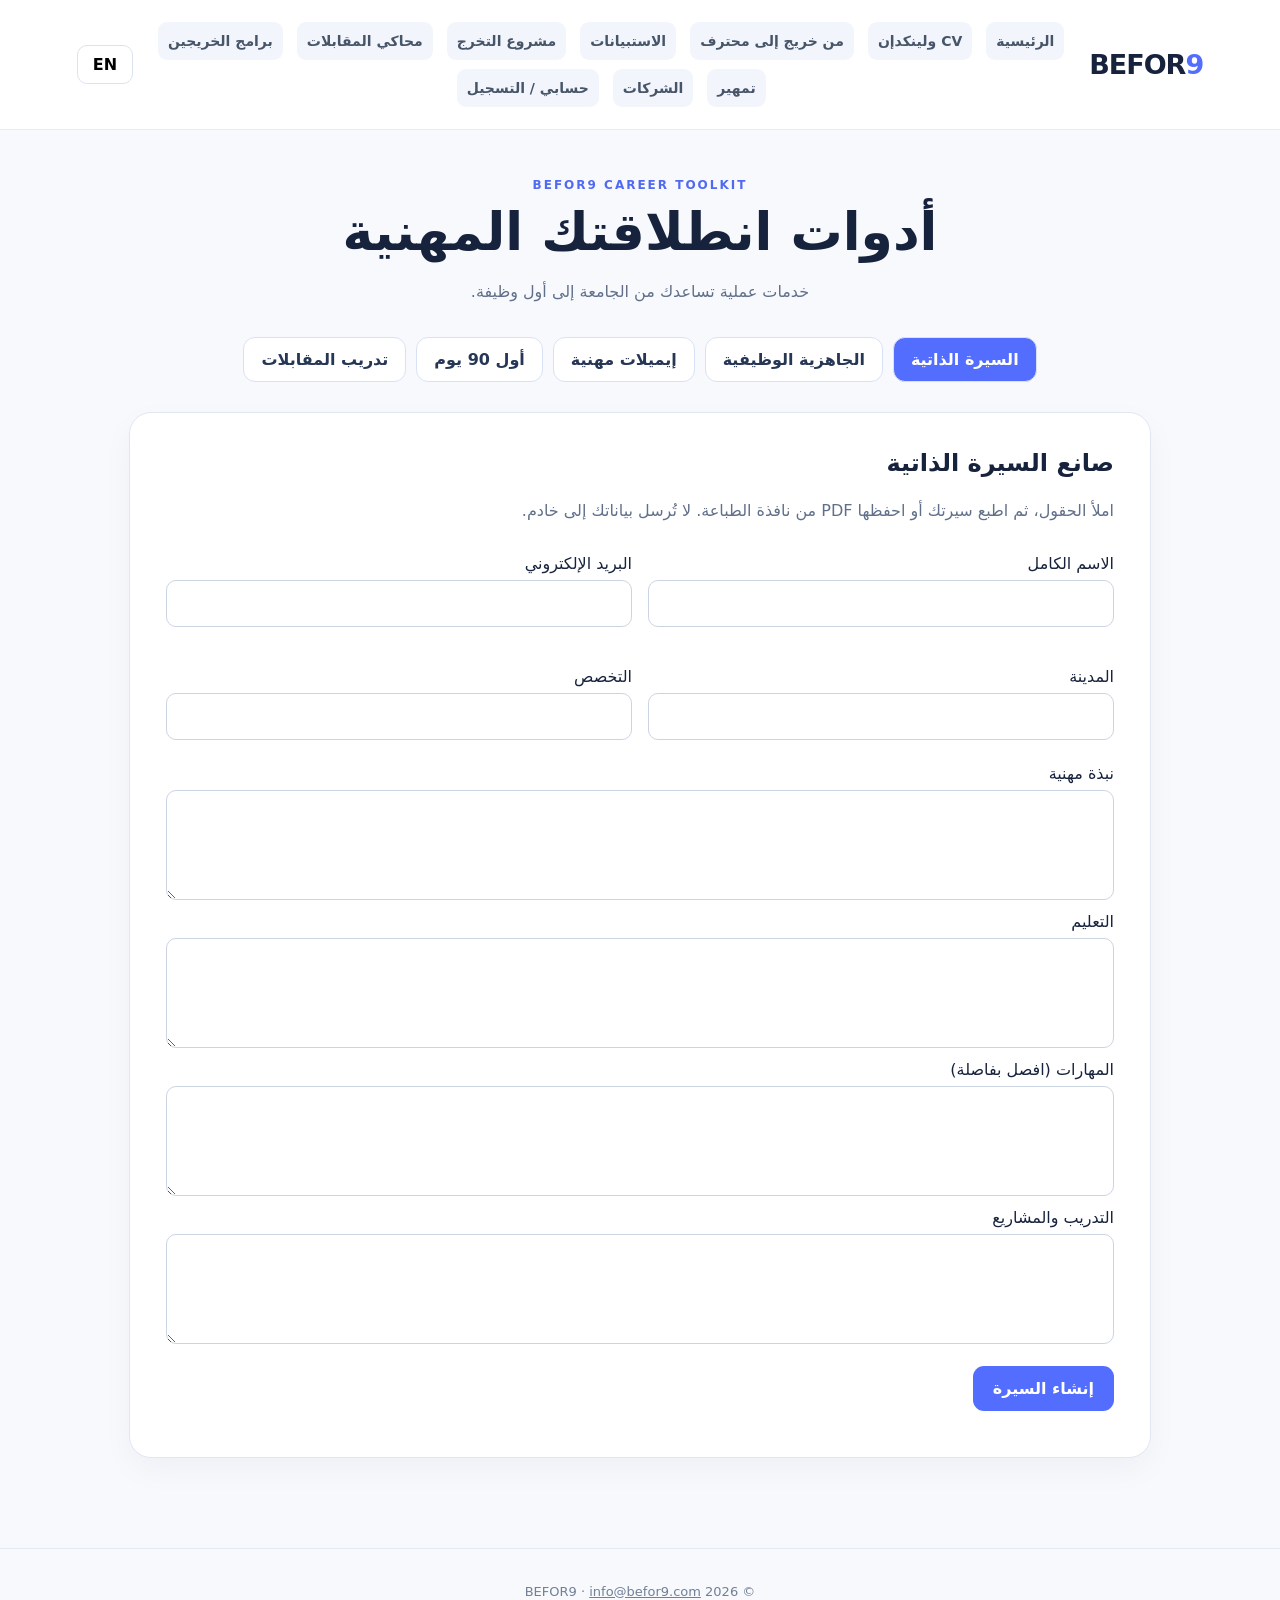
<file: toolkit.html>
<!doctype html><html lang="ar" dir="rtl"><head><meta charset="utf-8"><meta name="viewport" content="width=device-width,initial-scale=1"><title>BEFOR9 | Career Toolkit</title><link rel="stylesheet" href="styles.css"><style>
.tool-wrap{max-width:1150px;margin:auto;padding:48px 5% 90px}.tool-head{text-align:center;margin-bottom:30px}.tool-head h1{font-size:clamp(30px,5vw,52px);margin:10px}.tool-tabs{display:flex;flex-wrap:wrap;gap:10px;justify-content:center;margin:30px 0}.tool-tabs button{background:#fff;border:1px solid #d9e2f4;padding:12px 17px;border-radius:12px;color:#263655;font-weight:700}.tool-tabs button[aria-selected=true]{background:#536dfe;color:#fff}.tool-panel{background:white;border:1px solid #e0e7f3;border-radius:22px;padding:clamp(18px,4vw,36px);box-shadow:0 12px 32px #17233d0a}.tool-panel[hidden]{display:none}.tool-panel h2{margin-top:0}.tool-grid{display:grid;grid-template-columns:repeat(2,minmax(0,1fr));gap:16px}.tool-field{display:flex;flex-direction:column;gap:7px;margin:12px 0}.tool-field input,.tool-field textarea,.tool-field select{width:100%;padding:13px;border:1px solid #cbd5e1;border-radius:10px;font:inherit}.tool-field textarea{min-height:110px}.tool-action{border:0;background:#536dfe;color:white;padding:13px 20px;border-radius:11px;font:inherit;font-weight:700;cursor:pointer;margin:10px 0}.tool-output{margin-top:20px;padding:20px;border:1px solid #d9e2f4;border-radius:14px;background:#f8faff;white-space:pre-wrap;line-height:1.9}.tool-muted{color:#61708a;line-height:1.8}.tool-questions label{display:block;margin:12px 0;padding:12px;background:#f6f8fd;border-radius:10px}.tool-questions select{display:block;margin-top:8px;padding:10px;width:100%;border-radius:8px;border:1px solid #cbd5e1}.tool-days{display:grid;grid-template-columns:repeat(3,1fr);gap:15px}.tool-day{padding:20px;border-radius:14px;background:#f3f6ff;line-height:1.8}.tool-day h3{margin-top:0}.tool-cv{background:#fff;border:1px solid #d5ddec;padding:24px;border-radius:10px;white-space:pre-wrap;line-height:1.7;overflow-wrap:anywhere}@media(max-width:700px){.tool-grid,.tool-days{grid-template-columns:1fr}.tool-tabs button{flex:1 1 42%}}@media print{header,.tool-head,.tool-tabs,.tool-panel>h2,.tool-panel>p,.tool-panel form,.tool-action,footer,.bf-support,.bf-chat,.bf-chat-toggle{display:none!important}.tool-panel{display:none!important;border:0;box-shadow:none}.tool-panel#cv{display:block!important}.tool-cv{border:0;padding:0}.tool-wrap{padding:0}}
</style></head><body><header class="site-header"><a class="brand" href="index.html">BEFOR<span>9</span></a><nav aria-label="Main"><a href="index.html" data-ar="الرئيسية" data-en="Home">الرئيسية</a><a href="cv-linkedin.html" data-ar="CV ولينكدإن" data-en="CV & LinkedIn">CV ولينكدإن</a><a href="professional.html" data-ar="من خريج إلى محترف" data-en="Graduate to Professional">من خريج إلى محترف</a><a href="surveys.html" data-ar="الاستبيانات" data-en="Surveys">الاستبيانات</a><a href="graduation.html" data-ar="مشروع التخرج" data-en="Graduation Project">مشروع التخرج</a><a href="interview.html" data-ar="محاكي المقابلات" data-en="Interview Simulator">محاكي المقابلات</a><a href="programs.html" data-ar="برامج الخريجين" data-en="Graduate Programs">برامج الخريجين</a><a href="tamheer.html" data-ar="تمهير" data-en="Tamheer">تمهير</a><a href="corporate.html" data-ar="الشركات" data-en="Business">الشركات</a><a href="accounts.html" data-ar="حسابي / التسجيل" data-en="Account / Sign Up">حسابي / التسجيل</a></nav><button class="lang" id="tool-lang" type="button">EN</button></header><main class="tool-wrap"><div class="tool-head"><div class="eyebrow">BEFOR9 CAREER TOOLKIT</div><h1 data-ar="أدوات انطلاقتك المهنية" data-en="Your Career Toolkit">أدوات انطلاقتك المهنية</h1><p class="tool-muted" data-ar="خدمات عملية تساعدك من الجامعة إلى أول وظيفة." data-en="Practical tools to help you transition from university to your first job.">خمس خدمات عملية مجانية تساعدك من الجامعة إلى أول وظيفة.</p></div><div class="tool-tabs" role="tablist" aria-label="Career tools"><button type="button" data-tab="cv" aria-selected="true" data-ar="السيرة الذاتية" data-en="CV Builder">السيرة الذاتية</button><button type="button" data-tab="readiness" aria-selected="false" data-ar="الجاهزية الوظيفية" data-en="Readiness Quiz">الجاهزية الوظيفية</button><button type="button" data-tab="emails" aria-selected="false" data-ar="إيميلات مهنية" data-en="Email Templates">إيميلات مهنية</button><button type="button" data-tab="days" aria-selected="false" data-ar="أول 90 يوم" data-en="First 90 Days">أول 90 يوم</button><button type="button" data-tab="interview" aria-selected="false" data-ar="تدريب المقابلات" data-en="Interview Practice">تدريب المقابلات</button></div>
<section class="tool-panel" id="cv"><h2 data-ar="صانع السيرة الذاتية" data-en="CV Builder">صانع السيرة الذاتية</h2><p class="tool-muted" data-ar="املأ الحقول، ثم اطبع سيرتك أو احفظها PDF من نافذة الطباعة. لا تُرسل بياناتك إلى خادم." data-en="Fill the fields, then print or save as PDF. Your details are not sent to a server.">املأ الحقول، ثم اطبع سيرتك أو احفظها PDF من نافذة الطباعة. لا تُرسل بياناتك إلى خادم.</p><form id="cv-form"><div class="tool-grid"><label class="tool-field"><span data-ar="الاسم الكامل" data-en="Full name">الاسم الكامل</span><input name="name" required maxlength="100"></label><label class="tool-field"><span data-ar="البريد الإلكتروني" data-en="Email">البريد الإلكتروني</span><input type="email" name="email" required></label><label class="tool-field"><span data-ar="المدينة" data-en="City">المدينة</span><input name="city" maxlength="80"></label><label class="tool-field"><span data-ar="التخصص" data-en="Major">التخصص</span><input name="major" maxlength="100"></label></div><label class="tool-field"><span data-ar="نبذة مهنية" data-en="Professional summary">نبذة مهنية</span><textarea name="summary" maxlength="600"></textarea></label><label class="tool-field"><span data-ar="التعليم" data-en="Education">التعليم</span><textarea name="education" maxlength="700"></textarea></label><label class="tool-field"><span data-ar="المهارات (افصل بفاصلة)" data-en="Skills (comma separated)">المهارات (افصل بفاصلة)</span><textarea name="skills" maxlength="500"></textarea></label><label class="tool-field"><span data-ar="التدريب والمشاريع" data-en="Internships and projects">التدريب والمشاريع</span><textarea name="projects" maxlength="800"></textarea></label><button class="tool-action" type="submit" data-ar="إنشاء السيرة" data-en="Generate CV">إنشاء السيرة</button></form><div id="cv-result" class="tool-cv" aria-live="polite" hidden></div><button id="cv-print" class="tool-action" type="button" hidden data-ar="طباعة / حفظ PDF" data-en="Print / Save PDF">طباعة / حفظ PDF</button></section>
<section class="tool-panel" id="readiness" hidden><h2 data-ar="اختبار الجاهزية الوظيفية" data-en="Career Readiness Quiz">اختبار الجاهزية الوظيفية</h2><p class="tool-muted" data-ar="قيّم نفسك بصدق من 1 إلى 5. هذا تقييم إرشادي وليس اختبار توظيف معتمدًا." data-en="Rate yourself from 1 to 5. This is a guidance tool, not a validated hiring assessment.">قيّم نفسك بصدق من 1 إلى 5. هذا تقييم إرشادي وليس اختبار توظيف معتمدًا.</p><form id="quiz-form"><div id="quiz-questions" class="tool-questions"></div><button class="tool-action" type="submit" data-ar="اعرض نتيجتي" data-en="Show my result">اعرض نتيجتي</button></form><div id="quiz-result" class="tool-output" aria-live="polite" hidden></div></section>
<section class="tool-panel" id="emails" hidden><h2 data-ar="مكتبة الإيميلات المهنية" data-en="Professional Email Library">مكتبة الإيميلات المهنية</h2><label class="tool-field"><span data-ar="اختر الموقف" data-en="Choose a scenario">اختر الموقف</span><select id="email-type"></select></label><div class="tool-output" id="email-result"></div><button class="tool-action" id="email-copy" type="button" data-ar="نسخ النموذج" data-en="Copy template">نسخ النموذج</button><p class="tool-muted" data-ar="عدّل البيانات بين الأقواس قبل الإرسال." data-en="Replace bracketed placeholders before sending.">عدّل البيانات بين الأقواس قبل الإرسال.</p></section>
<section class="tool-panel" id="days" hidden><h2 data-ar="دليل أول 90 يوم في العمل" data-en="Your First 90 Days">دليل أول 90 يوم في العمل</h2><div class="tool-days" id="days-content"></div><p class="tool-muted" data-ar="احتفظ بخطتك وراجع تقدمك أسبوعيًا. المهام أمثلة قابلة للتعديل حسب طبيعة وظيفتك." data-en="Review your progress weekly. Adapt these suggested tasks to your role.">احتفظ بخطتك وراجع تقدمك أسبوعيًا. المهام أمثلة you can adapt to your role.</p></section>
<section class="tool-panel" id="interview" hidden><h2 data-ar="محاكي المقابلات" data-en="Interview Practice">محاكي المقابلات</h2><p class="tool-muted" data-ar="تدرّب على سؤال، اكتب إجابتك، ثم قارنها بنقاط إرشادية. لا يوجد تقييم ذكاء اصطناعي حاليًا." data-en="Practice a question, write your answer, then compare it with coaching tips. No AI grading is provided yet.">تدرّب على سؤال، اكتب إجابتك، ثم قارنها بنقاط إرشادية. لا يوجد تقييم ذكاء اصطناعي حاليًا.</p><button class="tool-action" id="next-question" type="button" data-ar="سؤال جديد" data-en="Next question">سؤال جديد</button><h3 id="interview-question"></h3><label class="tool-field"><span data-ar="إجابتك التدريبية" data-en="Your practice answer">إجابتك التدريبية</span><textarea id="interview-answer" maxlength="2000"></textarea></label><button class="tool-action" id="show-tips" type="button" data-ar="اعرض إرشادات الإجابة" data-en="Show answer guidance">اعرض إرشادات الإجابة</button><div class="tool-output" id="interview-tips" hidden></div></section>
</main><footer>© 2026 BEFOR9 · <a href="mailto:info@befor9.com">info@befor9.com</a></footer><script src="toolkit.js?v=1"></script><script src="language-sync.js?v=20261015-1"></script></body></html>
</file>
<file: styles.css>
:root{font-family:system-ui,-apple-system,"Segoe UI",sans-serif;color:#17233d;background:#f7f9fd}*{box-sizing:border-box}html{scroll-behavior:smooth}body{margin:0}a{color:inherit}button{font:inherit;cursor:pointer}.site-header{display:flex;align-items:center;justify-content:space-between;gap:22px;padding:22px max(6%,calc((100vw - 1200px)/2));background:#fff;border-bottom:1px solid #e8ecf5}.brand{text-decoration:none;font-size:27px;font-weight:900;letter-spacing:-1px}.brand span{color:#536dfe}nav{display:flex;gap:28px}nav a{text-decoration:none;color:#475569;font-size:14px;font-weight:600}.lang{background:#fff;border:1px solid #dce3f0;padding:9px 15px;border-radius:10px;font-weight:700}.hero{text-align:center;padding:100px 6% 92px;background:radial-gradient(circle at 15% 0%,#dce6ff 0,transparent 35%),linear-gradient(150deg,#eef3ff,#fff)}.eyebrow{font-size:12px;font-weight:900;letter-spacing:2px;color:#526af0}.hero h1{font-size:clamp(36px,5.4vw,70px);line-height:1.2;max-width:880px;margin:20px auto}.hero>p{max-width:670px;margin:0 auto 28px;line-height:1.9;font-size:18px;color:#56647c}.hero-actions{display:flex;justify-content:center;gap:12px;flex-wrap:wrap}.primary,.secondary{padding:15px 26px;border-radius:12px;text-decoration:none;font-weight:800}.primary{background:#536dfe;color:#fff}.secondary{border:1px solid #cfd9f0;background:#fff}.hero .note{font-size:12px;margin-top:28px;color:#7b879c}.section{max-width:1200px;margin:auto;padding:85px 6%}.section h2{font-size:clamp(27px,3.4vw,42px);margin:14px 0}.section-head p,.about p{color:#627087;line-height:1.9}.filters{display:flex;gap:10px;flex-wrap:wrap;margin:32px 0 25px}.filter{padding:10px 22px;background:#fff;border:1px solid #dfe6f2;border-radius:30px;color:#506078}.filter.active{background:#1b2b4d;color:#fff;border-color:#1b2b4d}.course-grid,.plans{display:grid;grid-template-columns:repeat(3,minmax(0,1fr));gap:20px}.course,.plan{background:#fff;border:1px solid #e2e8f2;border-radius:20px;padding:28px;box-shadow:0 8px 28px #1d335408}.course .badge{display:inline-block;font-size:12px;font-weight:800;padding:7px 12px;border-radius:30px;background:#eaf1ff;color:#355bd5}.course .badge.paid{background:#fff0d9;color:#9b5c00}.course h3,.plan h3{font-size:20px;margin:26px 0 10px}.course p,.plan p{color:#637189;line-height:1.8;font-size:14px;min-height:50px}.course .coming{display:block;margin-top:22px;color:#5169db;font-size:13px;font-weight:700}.membership{background:#edf2ff;border-radius:28px;margin-top:15px}.plan-icon{font-weight:900;color:#536dfe}.notice{font-size:13px;color:#64748b;margin-top:24px}.about{text-align:center}.about p{max-width:600px;margin:auto}footer{text-align:center;padding:35px 20px;border-top:1px solid #e5eaf2;color:#718096;font-size:13px}@media(max-width:800px){.course-grid,.plans{grid-template-columns:repeat(2,minmax(0,1fr))}}@media(max-width:580px){.site-header{padding:17px 5%;flex-wrap:wrap}nav{order:3;width:100%;justify-content:space-between;gap:10px}.hero{padding:70px 6%}.hero>p{font-size:16px}.section{padding:65px 6%}.course-grid,.plans{grid-template-columns:1fr}.membership{border-radius:0}}
/* BEFOR9 shared support footer and preview assistant */
.bf-support{margin-top:55px;padding:58px 6% 32px;background:#111d35;color:#f7f9ff}.bf-support-grid{max-width:1200px;margin:auto;display:grid;grid-template-columns:1fr 1fr;gap:50px}.bf-support h2{font-size:24px;margin:0 0 14px}.bf-support p{line-height:1.8;color:#c6d0e5}.bf-support label{display:block;font-size:14px;margin:12px 0}.bf-support label span{display:block;margin-bottom:8px}.bf-support input,.bf-support textarea,.bf-support select{font:inherit;width:100%;padding:13px;border:1px solid #b8c4d7;border-radius:10px;background:#fff;color:#182641}.bf-inline{display:flex;gap:10px}.bf-inline input{min-width:0}.bf-support button[type=submit]{padding:13px 20px;border:0;border-radius:10px;background:#536dfe;color:#fff;font-weight:700;white-space:nowrap}.bf-official{direction:ltr;text-align:start}.bf-official small{display:block;color:#b9c8e1;font-size:12px}.bf-linkedin{display:inline-flex;align-items:center;gap:10px;color:#c7d5ef;font-size:13px;margin-top:12px}.bf-contact-panel{max-width:1200px;margin:48px auto 0;padding-top:35px;border-top:1px solid #384861}.bf-form-grid{display:grid;grid-template-columns:repeat(3,minmax(0,1fr));gap:16px}.bf-status{font-size:13px;color:#ffdd9a!important}.bf-disclaimer{text-align:center;font-size:12px;max-width:900px;margin:32px auto 0}.bf-chat-toggle{position:fixed;bottom:22px;inset-inline-end:22px;z-index:1000;background:#536dfe;color:white;border:0;border-radius:28px;padding:15px 20px;font-weight:800;box-shadow:0 6px 24px #14234b55;cursor:pointer}.bf-chat{position:fixed;bottom:88px;inset-inline-end:22px;width:min(360px,calc(100vw - 36px));height:420px;background:white;border:1px solid #dbe4f2;border-radius:18px;box-shadow:0 10px 45px #12223b44;z-index:1000;overflow:hidden;color:#182641}.bf-chat[hidden]{display:none}.bf-chat-head{display:flex;align-items:center;justify-content:space-between;background:#172849;color:#fff;padding:15px}.bf-chat-head button{background:none;border:0;color:#fff;font-size:24px;cursor:pointer}.bf-chat-messages{height:295px;overflow:auto;padding:14px}.bf-chat-messages p{padding:11px 13px;border-radius:12px;max-width:92%;line-height:1.6;font-size:13px}.bf-chat-messages .bot{background:#eff3ff}.bf-chat-messages .user{background:#e8f5ee;margin-inline-start:auto}.bf-chat form{display:flex;gap:7px;padding:10px;border-top:1px solid #e6eaf2}.bf-chat input{flex:1;min-width:0;border:1px solid #d6ddeb;border-radius:8px;padding:10px}.bf-chat form button{background:#536dfe;color:white;border:0;border-radius:8px;padding:0 13px;cursor:pointer}@media(max-width:700px){.bf-support-grid,.bf-form-grid{grid-template-columns:1fr}.bf-inline{flex-wrap:wrap}.bf-chat-toggle{bottom:14px;inset-inline-end:14px}}

/* Shared responsive navigation for every BEFOR9 page */
.site-header{flex-wrap:wrap}
.site-header nav{display:flex;flex:1 1 600px;flex-wrap:wrap;align-items:center;justify-content:center;gap:9px 14px;min-width:0}
.site-header nav a{display:inline-flex;align-items:center;min-height:38px;padding:8px 10px;border-radius:9px;background:#f2f5fc;white-space:nowrap}
.site-header nav a:hover,.site-header nav a:focus-visible{background:#e4eaff;color:#263c9b}
@media(max-width:800px){.site-header{gap:12px;padding:14px 4%}.site-header nav{order:3;flex:1 1 100%;width:100%;display:flex;flex-wrap:nowrap;justify-content:flex-start;overflow-x:auto;overscroll-behavior-x:contain;-webkit-overflow-scrolling:touch;padding:4px 0 10px;scrollbar-width:thin}.site-header nav a{flex:0 0 auto;font-size:13px;padding:9px 12px}.site-header .brand{margin-inline-end:auto}}
</file>
<file: corporate.css>
.corp-hero{text-align:center;padding:104px 6% 94px;background:radial-gradient(circle at 90% 0%,#dbe5ff 0,transparent 40%),linear-gradient(155deg,#edf2ff,#fff)}.corp-hero h1{font-size:clamp(36px,5.2vw,67px);line-height:1.2;max-width:1000px;margin:20px auto}.corp-hero>p{max-width:790px;margin:0 auto 28px;font-size:18px;line-height:1.95;color:#53647c}.corp-hero .corp-disclaimer{font-size:12px;margin-top:28px;color:#748198}.corp-lead{max-width:830px;line-height:2;color:#5e6e84;font-size:17px}.corp-grid{display:grid;grid-template-columns:repeat(3,minmax(0,1fr));gap:20px;margin-top:30px}.corp-card{background:#fff;border:1px solid #e0e7f2;border-radius:20px;padding:28px;box-shadow:0 10px 28px #1a2c5108}.corp-card>span{font-size:15px;font-weight:900;color:#526af0}.corp-card h3{font-size:21px;margin:18px 0 12px}.corp-card p{font-size:14px;color:#5d6d83;line-height:1.9}.corp-services{background:#f2f5ff;border-radius:28px}.delivery-grid{grid-template-columns:repeat(3,minmax(0,1fr))}.pilot{background:#edf2ff;border-radius:28px}.pilot-steps{display:grid;grid-template-columns:repeat(2,minmax(0,1fr));gap:18px;margin:30px 0}.pilot-steps>div{background:#fff;border-radius:16px;padding:25px}.pilot-steps strong{font-size:17px}.pilot-steps p{color:#64748b;line-height:1.8;font-size:14px}.corp-disclaimer{color:#6d7c91;font-size:13px;line-height:1.8}.corp-contact{text-align:center}.corp-contact p{max-width:680px;margin:0 auto 30px;color:#64748b;line-height:1.9}@media(max-width:800px){.corp-grid{grid-template-columns:repeat(2,minmax(0,1fr))}}@media(max-width:580px){.corp-hero{padding:72px 6%}.corp-hero>p{font-size:16px}.corp-grid,.pilot-steps{grid-template-columns:1fr}.corp-services,.pilot{border-radius:0}}
</file>
